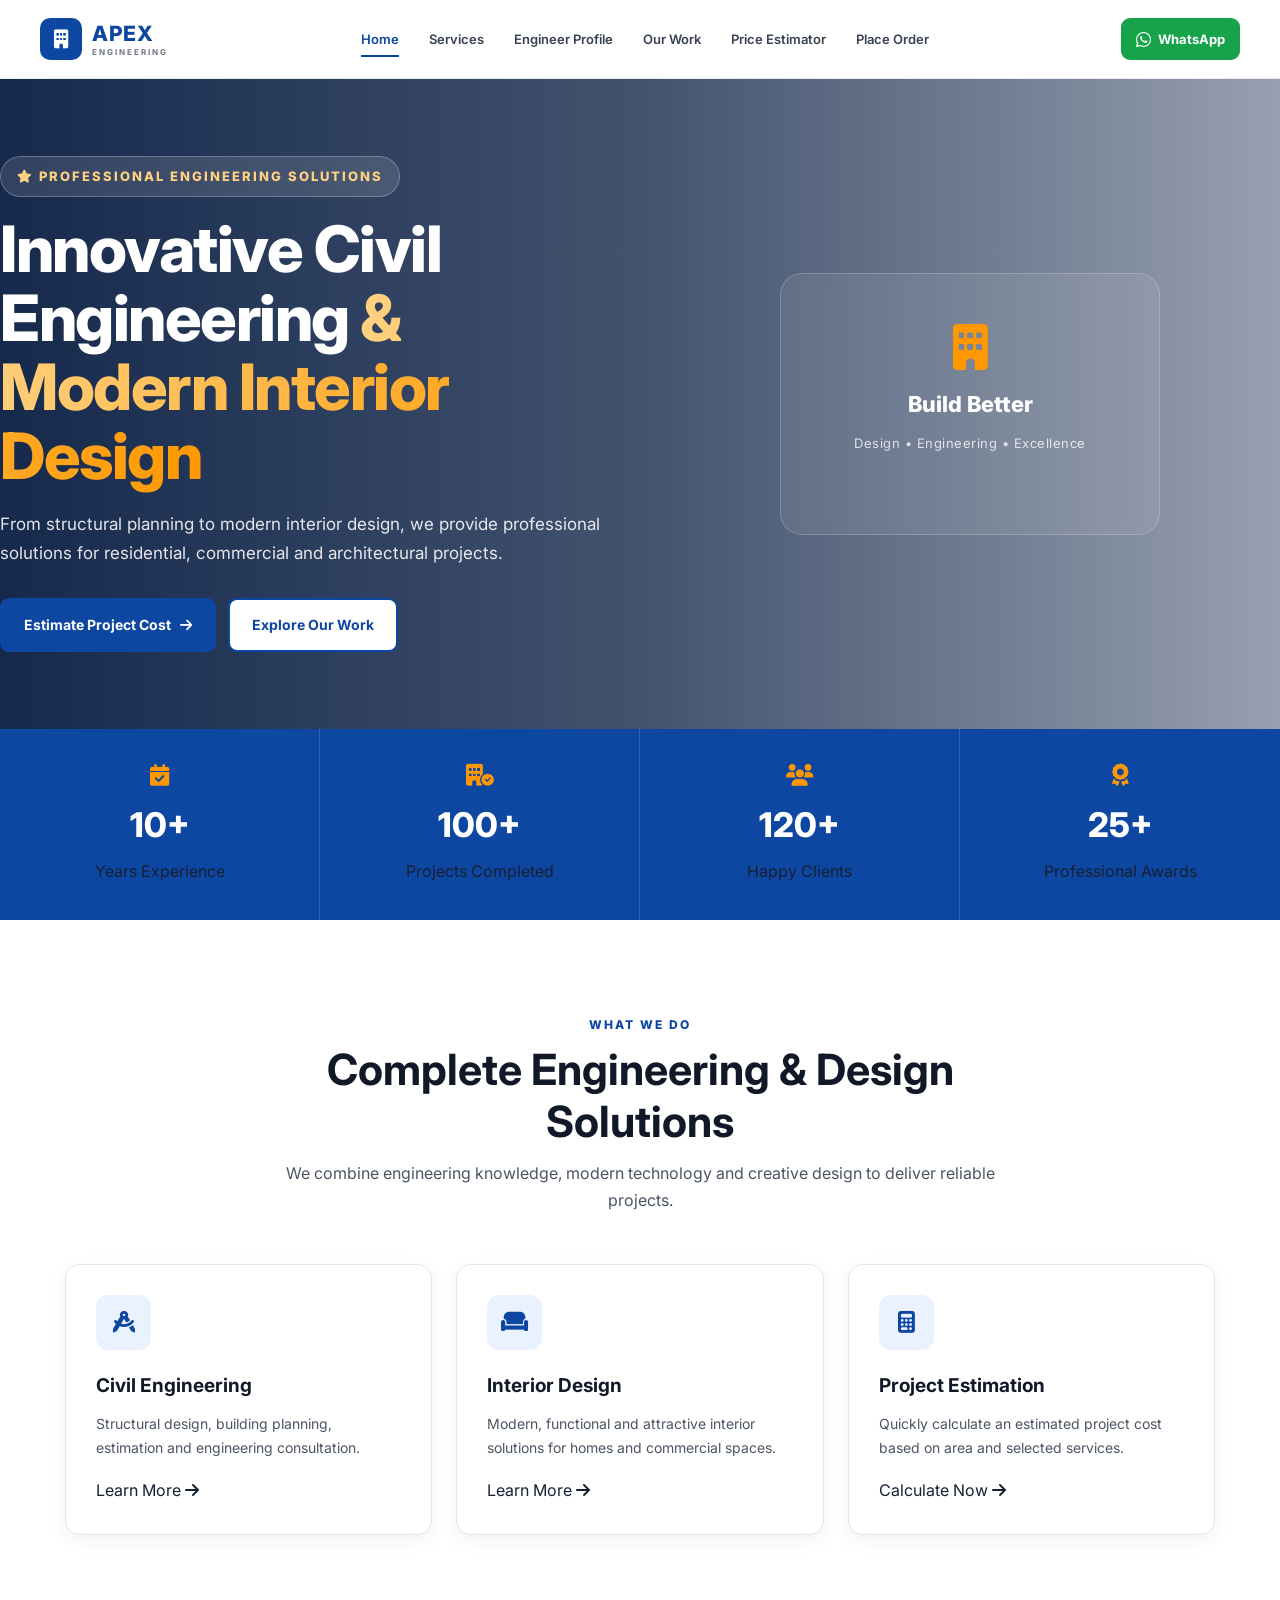
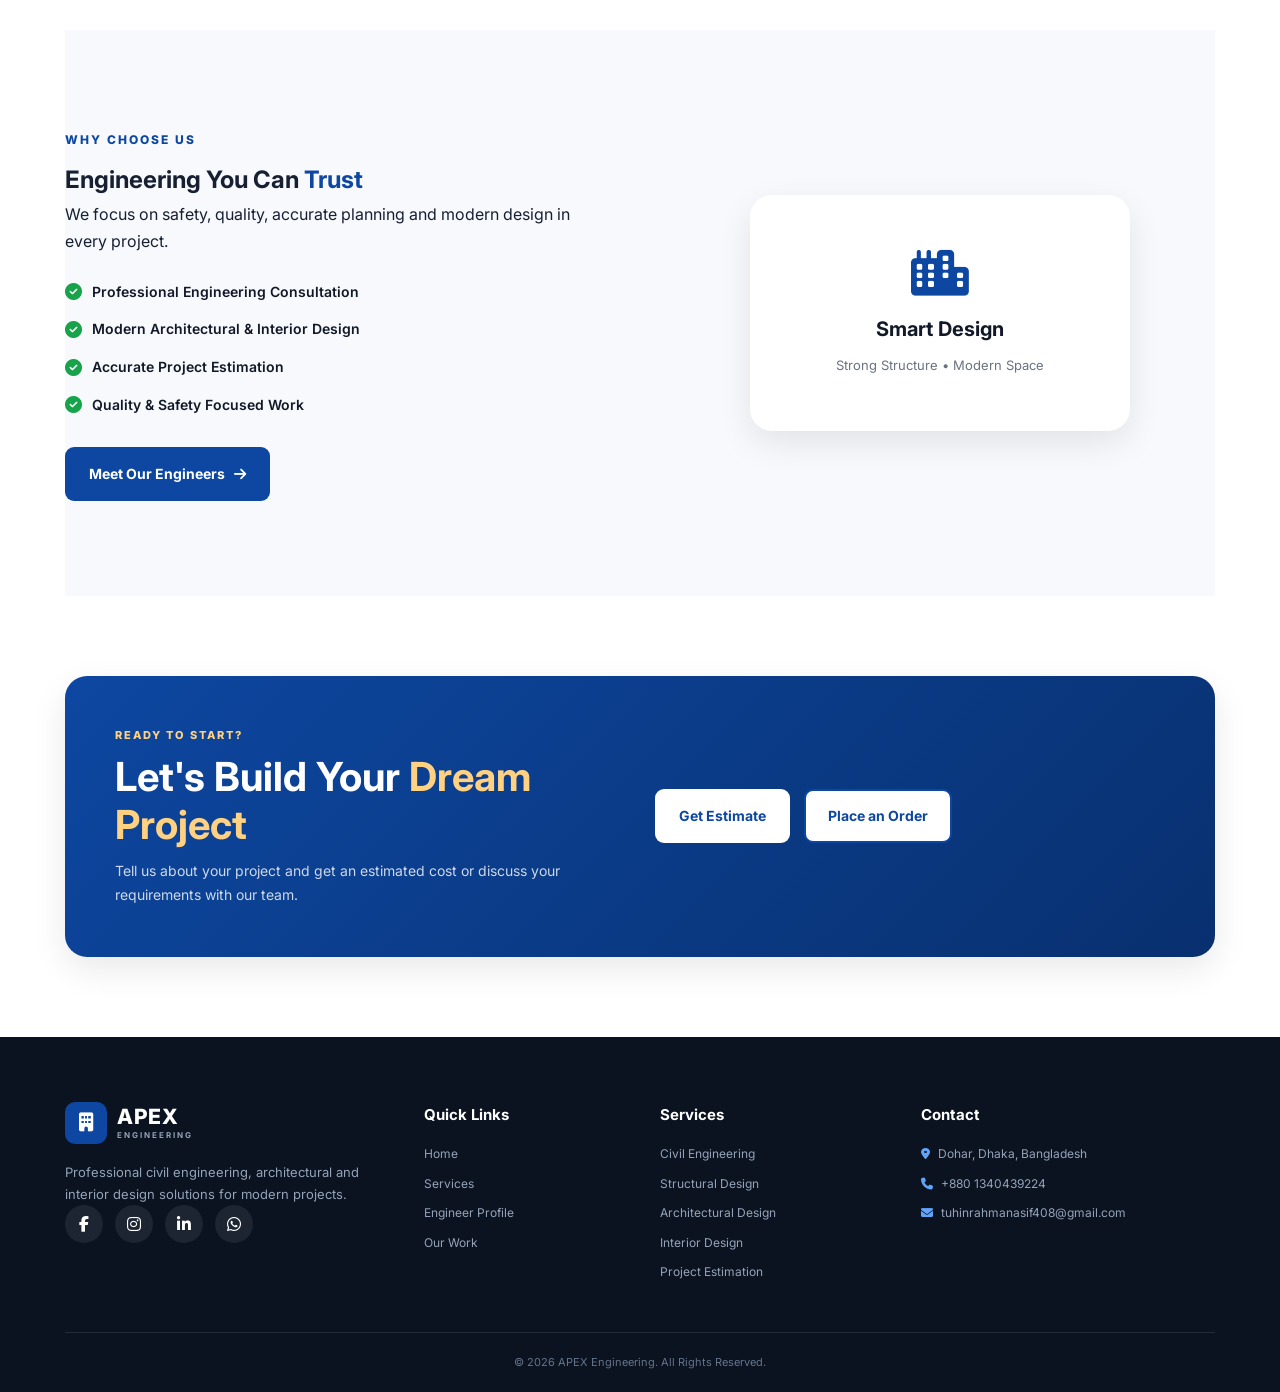
<file: index.html>
<!DOCTYPE html>
<html lang="en">

<head>

    <!-- =========================================
         BASIC META
    ========================================== -->

    <meta charset="UTF-8">

    <meta
        name="viewport"
        content="width=device-width, initial-scale=1.0"
    >

    <meta
        name="robots"
        content="index, follow"
    >

    <meta
        name="googlebot"
        content="index, follow"
    >


    <!-- =========================================
         SEO
    ========================================== -->

    <title>
        APEX Engineering | Civil, Structural, Architectural & Interior Design
    </title>

    <meta
        name="description"
        content="APEX Engineering provides professional civil engineering, structural design, architectural design, interior design, cost estimation and project consultation services in Bangladesh."
    >


    <!-- =========================================
         OPEN GRAPH
    ========================================== -->

    <meta
        property="og:type"
        content="website"
    >

    <meta
        property="og:title"
        content="APEX Engineering | Professional Engineering Services"
    >

    <meta
        property="og:description"
        content="Professional civil, structural, architectural and interior design services by APEX Engineering."
    >

    <meta
        property="og:site_name"
        content="APEX Engineering"
    >


    <!-- =========================================
         THEME COLOR
    ========================================== -->

    <meta
        name="theme-color"
        content="#0f172a"
    >


    <!-- =========================================
         REDIRECT TO MAIN HOME PAGE
    ========================================== -->

    <meta
        http-equiv="refresh"
        content="0; url='./html/index.html'"
    >

</head>


<body>

    <p>
        Redirecting to APEX Engineering...
    </p>


    <script>

        window.location.replace("./html/index.html");

    </script>

</body>

</html>
</file>
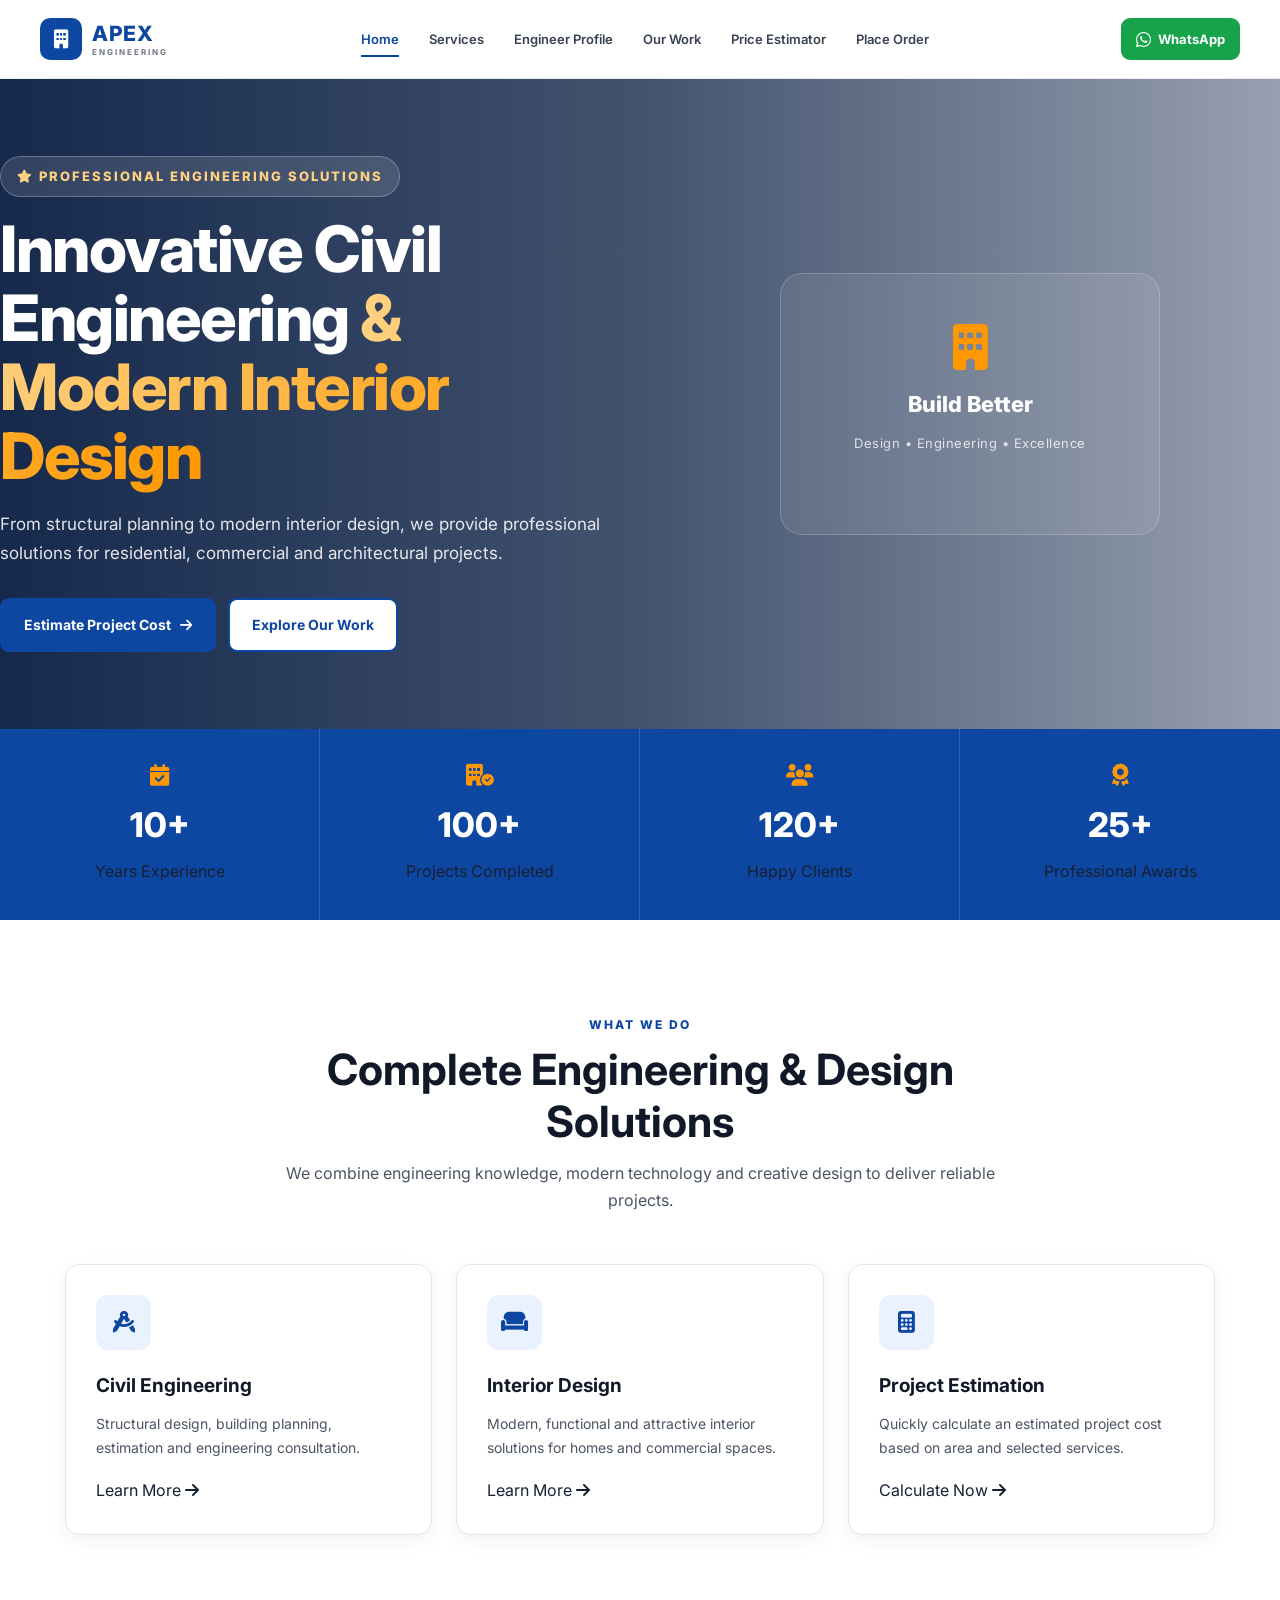
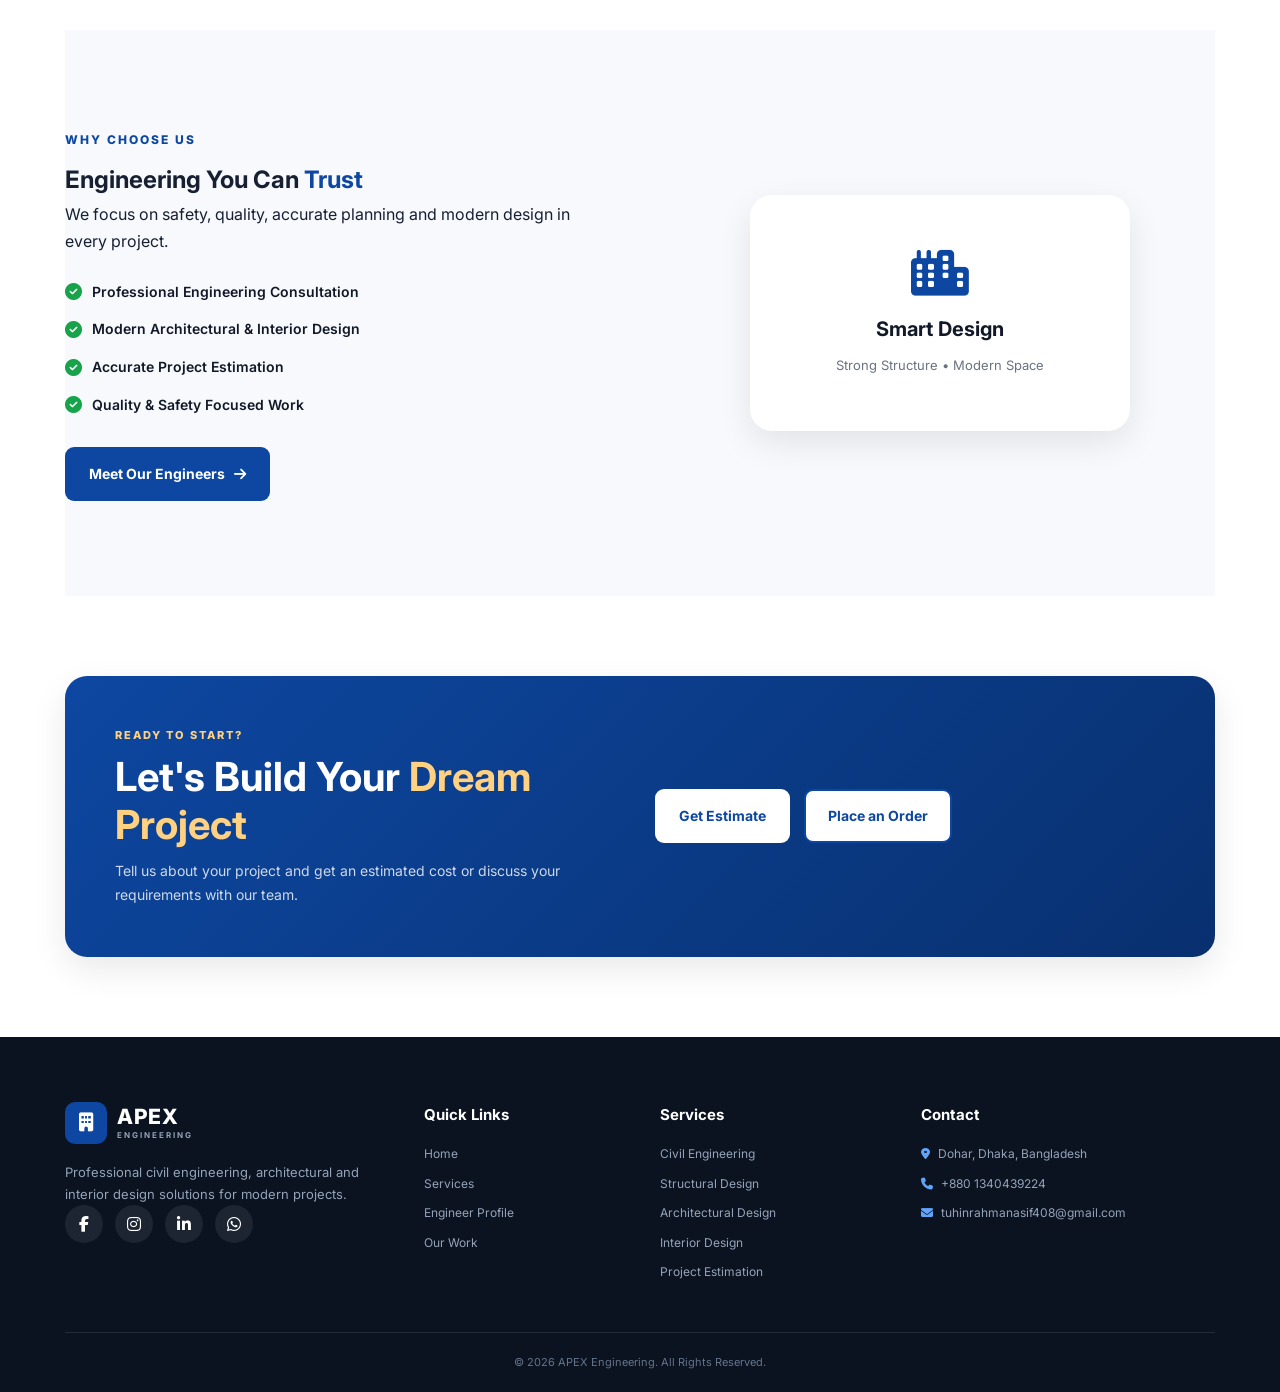
<file: html/index.html>
<!DOCTYPE html>
<html lang="en">

<head>

    <!-- =========================================
         BASIC META
    ========================================== -->

    <meta charset="UTF-8">

    <meta
        name="viewport"
        content="width=device-width, initial-scale=1.0"
    >

    <meta
        name="robots"
        content="index, follow"
    >

    <meta
        name="googlebot"
        content="index, follow"
    >


    <!-- =========================================
         SEO
    ========================================== -->

    <title>
        APEX Engineering | Civil, Structural, Architectural & Interior Design
    </title>

    <meta
        name="description"
        content="APEX Engineering provides professional civil engineering, structural design, architectural design, interior design, cost estimation and project consultation services in Bangladesh."
    >

    <meta
        name="author"
        content="APEX Engineering"
    >


    <!-- =========================================
         OPEN GRAPH
    ========================================== -->

    <meta
        property="og:type"
        content="website"
    >

    <meta
        property="og:title"
        content="APEX Engineering | Civil, Structural & Interior Design"
    >

    <meta
        property="og:description"
        content="Professional engineering, architectural, structural and interior design solutions for residential and commercial projects."
    >

    <meta
        property="og:site_name"
        content="APEX Engineering"
    >


    <!-- =========================================
         THEME
    ========================================== -->

    <meta
        name="theme-color"
        content="#0f172a"
    >


    <!-- =========================================
         GOOGLE FONTS
    ========================================== -->

    <link rel="preconnect" href="https://fonts.googleapis.com">

    <link
        rel="preconnect"
        href="https://fonts.gstatic.com"
        crossorigin
    >

    <link
        href="https://fonts.googleapis.com/css2?family=Inter:wght@400;500;600;700;800&display=swap"
        rel="stylesheet"
    >


    <!-- =========================================
         FONT AWESOME
    ========================================== -->

    <link
        rel="stylesheet"
        href="https://cdnjs.cloudflare.com/ajax/libs/font-awesome/6.5.2/css/all.min.css"
    >


    <!-- =========================================
         MAIN CSS
    ========================================== -->

    <link
        rel="stylesheet"
        href="../css/style.css"
    >

</head>


<body>


<!-- =========================================
     HEADER
========================================== -->

<header class="header">

    <nav class="navbar">


        <!-- LOGO -->

        <a href="index.html" class="logo">

            <i class="fa-solid fa-building"></i>

            <span>
                APEX
                <small>ENGINEERING</small>
            </span>

        </a>


        <!-- NAVIGATION -->

        <div class="nav-links">

            <a href="index.html" class="active">
                Home
            </a>

            <a href="services.html">
                Services
            </a>

            <a href="about.html">
                Engineer Profile
            </a>

            <a href="portfolio.html">
                Our Work
            </a>

            <a href="calculator.html">
                Price Estimator
            </a>

            <a href="order.html">
                Place Order
            </a>

        </div>


        <!-- WHATSAPP -->

        <a
            href="https://wa.me/8801876910424"
            class="whatsapp-btn"
            target="_blank"
            rel="noopener noreferrer"
        >

            <i class="fa-brands fa-whatsapp"></i>

            WhatsApp

        </a>


        <!-- MOBILE MENU -->

        <button
            class="menu-btn"
            type="button"
            aria-label="Open navigation menu"
        >

            <i class="fa-solid fa-bars"></i>

        </button>

    </nav>

</header>



<main>


<!-- =========================================
     HERO SECTION
========================================== -->

<section class="hero">


    <div class="hero-content reveal">


        <span class="hero-tag">

            <i class="fa-solid fa-star"></i>

            PROFESSIONAL ENGINEERING SOLUTIONS

        </span>


        <h1>

            Innovative Civil Engineering

            <span>
                & Modern Interior Design
            </span>

        </h1>


        <p>

            From structural planning to modern interior design,
            we provide professional solutions for residential,
            commercial and architectural projects.

        </p>


        <div class="hero-buttons">


            <a
                href="calculator.html"
                class="btn primary-btn"
            >

                Estimate Project Cost

                <i class="fa-solid fa-arrow-right"></i>

            </a>


            <a
                href="portfolio.html"
                class="btn secondary-btn"
            >

                Explore Our Work

            </a>


        </div>


    </div>



    <div class="hero-image reveal">


        <div class="hero-image-box">

            <i class="fa-solid fa-building"></i>

            <h3>
                Build Better
            </h3>

            <p>
                Design • Engineering • Excellence
            </p>

        </div>


    </div>


</section>



<!-- =========================================
     STATS
========================================== -->

<section class="stats-section">


    <div class="stat-box reveal">

        <i class="fa-solid fa-calendar-check"></i>

        <h2>
            10+
        </h2>

        <p>
            Years Experience
        </p>

    </div>


    <div class="stat-box reveal">

        <i class="fa-solid fa-building-circle-check"></i>

        <h2>
            100+
        </h2>

        <p>
            Projects Completed
        </p>

    </div>


    <div class="stat-box reveal">

        <i class="fa-solid fa-users"></i>

        <h2>
            120+
        </h2>

        <p>
            Happy Clients
        </p>

    </div>


    <div class="stat-box reveal">

        <i class="fa-solid fa-award"></i>

        <h2>
            25+
        </h2>

        <p>
            Professional Awards
        </p>

    </div>


</section>



<!-- =========================================
     SERVICES INTRODUCTION
========================================== -->

<section class="section">


    <div class="section-heading">

        <span>
            WHAT WE DO
        </span>


        <h2>
            Complete Engineering & Design Solutions
        </h2>


        <p>

            We combine engineering knowledge,
            modern technology and creative design
            to deliver reliable projects.

        </p>

    </div>



    <div class="service-preview-grid">


        <!-- CIVIL ENGINEERING -->

        <div class="service-card reveal">


            <div class="service-icon">

                <i class="fa-solid fa-drafting-compass"></i>

            </div>


            <h3>
                Civil Engineering
            </h3>


            <p>

                Structural design, building planning,
                estimation and engineering consultation.

            </p>


            <a href="services.html">

                Learn More

                <i class="fa-solid fa-arrow-right"></i>

            </a>


        </div>



        <!-- INTERIOR DESIGN -->

        <div class="service-card reveal">


            <div class="service-icon">

                <i class="fa-solid fa-couch"></i>

            </div>


            <h3>
                Interior Design
            </h3>


            <p>

                Modern, functional and attractive
                interior solutions for homes
                and commercial spaces.

            </p>


            <a href="services.html">

                Learn More

                <i class="fa-solid fa-arrow-right"></i>

            </a>


        </div>



        <!-- PROJECT ESTIMATION -->

        <div class="service-card reveal">


            <div class="service-icon">

                <i class="fa-solid fa-calculator"></i>

            </div>


            <h3>
                Project Estimation
            </h3>


            <p>

                Quickly calculate an estimated
                project cost based on area
                and selected services.

            </p>


            <a href="calculator.html">

                Calculate Now

                <i class="fa-solid fa-arrow-right"></i>

            </a>


        </div>


    </div>


</section>



<!-- =========================================
     WHY CHOOSE US
========================================== -->

<section class="why-section">


    <div class="why-content reveal">


        <span class="section-label">
            WHY CHOOSE US
        </span>


        <h2>

            Engineering You Can

            <span>
                Trust
            </span>

        </h2>


        <p>

            We focus on safety, quality,
            accurate planning and modern design
            in every project.

        </p>


        <div class="check-list">


            <div>

                <i class="fa-solid fa-circle-check"></i>

                <span>
                    Professional Engineering Consultation
                </span>

            </div>


            <div>

                <i class="fa-solid fa-circle-check"></i>

                <span>
                    Modern Architectural & Interior Design
                </span>

            </div>


            <div>

                <i class="fa-solid fa-circle-check"></i>

                <span>
                    Accurate Project Estimation
                </span>

            </div>


            <div>

                <i class="fa-solid fa-circle-check"></i>

                <span>
                    Quality & Safety Focused Work
                </span>

            </div>


        </div>


        <a
            href="about.html"
            class="btn primary-btn"
        >

            Meet Our Engineers

            <i class="fa-solid fa-arrow-right"></i>

        </a>


    </div>



    <div class="why-image reveal">


        <div class="building-placeholder">

            <i class="fa-solid fa-city"></i>

            <h3>
                Smart Design
            </h3>

            <p>
                Strong Structure • Modern Space
            </p>

        </div>


    </div>


</section>



<!-- =========================================
     CALL TO ACTION
========================================== -->

<section class="cta-section">


    <div>


        <span>
            READY TO START?
        </span>


        <h2>

            Let's Build Your

            <strong>
                Dream Project
            </strong>

        </h2>


        <p>

            Tell us about your project and get
            an estimated cost or discuss your
            requirements with our team.

        </p>


    </div>



    <div class="cta-buttons reveal">


        <a
            href="calculator.html"
            class="btn primary-btn"
        >

            Get Estimate

        </a>


        <a
            href="order.html"
            class="btn secondary-btn"
        >

            Place an Order

        </a>


    </div>


</section>


</main>



<!-- =========================================
     FOOTER
========================================== -->

<footer class="footer">


    <div class="footer-container">


        <!-- ABOUT -->

        <div class="footer-about">


            <a
                href="index.html"
                class="logo"
            >

                <i class="fa-solid fa-building"></i>

                <span>
                    APEX
                    <small>ENGINEERING</small>
                </span>

            </a>


            <p>

                Professional civil engineering,
                architectural and interior design
                solutions for modern projects.

            </p>


            <div class="social-links">


                <a
                    href="#"
                    aria-label="Facebook"
                >
                    <i class="fa-brands fa-facebook-f"></i>
                </a>


                <a
                    href="#"
                    aria-label="Instagram"
                >
                    <i class="fa-brands fa-instagram"></i>
                </a>


                <a
                    href="#"
                    aria-label="LinkedIn"
                >
                    <i class="fa-brands fa-linkedin-in"></i>
                </a>


                <a
                    href="https://wa.me/8801876910424"
                    target="_blank"
                    rel="noopener noreferrer"
                    aria-label="WhatsApp"
                >
                    <i class="fa-brands fa-whatsapp"></i>
                </a>


            </div>


        </div>



        <!-- QUICK LINKS -->

        <div class="footer-column">


            <h3>
                Quick Links
            </h3>


            <a href="index.html">
                Home
            </a>


            <a href="services.html">
                Services
            </a>


            <a href="about.html">
                Engineer Profile
            </a>


            <a href="portfolio.html">
                Our Work
            </a>


        </div>



        <!-- SERVICES -->

        <div class="footer-column">


            <h3>
                Services
            </h3>


            <a href="services.html">
                Civil Engineering
            </a>


            <a href="services.html">
                Structural Design
            </a>


            <a href="services.html">
                Architectural Design
            </a>


            <a href="services.html">
                Interior Design
            </a>


            <a href="calculator.html">
                Project Estimation
            </a>


        </div>



        <!-- CONTACT -->

        <div class="footer-column">


            <h3>
                Contact
            </h3>


            <p>

                <i class="fa-solid fa-location-dot"></i>

                Dohar, Dhaka, Bangladesh

            </p>


            <p>

                <i class="fa-solid fa-phone"></i>

                +880 1340439224

            </p>


            <p>

                <i class="fa-solid fa-envelope"></i>

                tuhinrahmanasif408@gmail.com

            </p>


        </div>


    </div>



    <!-- FOOTER BOTTOM -->

    <div class="footer-bottom">

        <p>

            ©
            <span class="current-year">2026</span>
            APEX Engineering.
            All Rights Reserved.

        </p>

    </div>


</footer>



<!-- =========================================
     JAVASCRIPT
========================================== -->

<script src="../js/config.js"></script>

<script src="../js/script.js"></script>


</body>

</html>
</file>
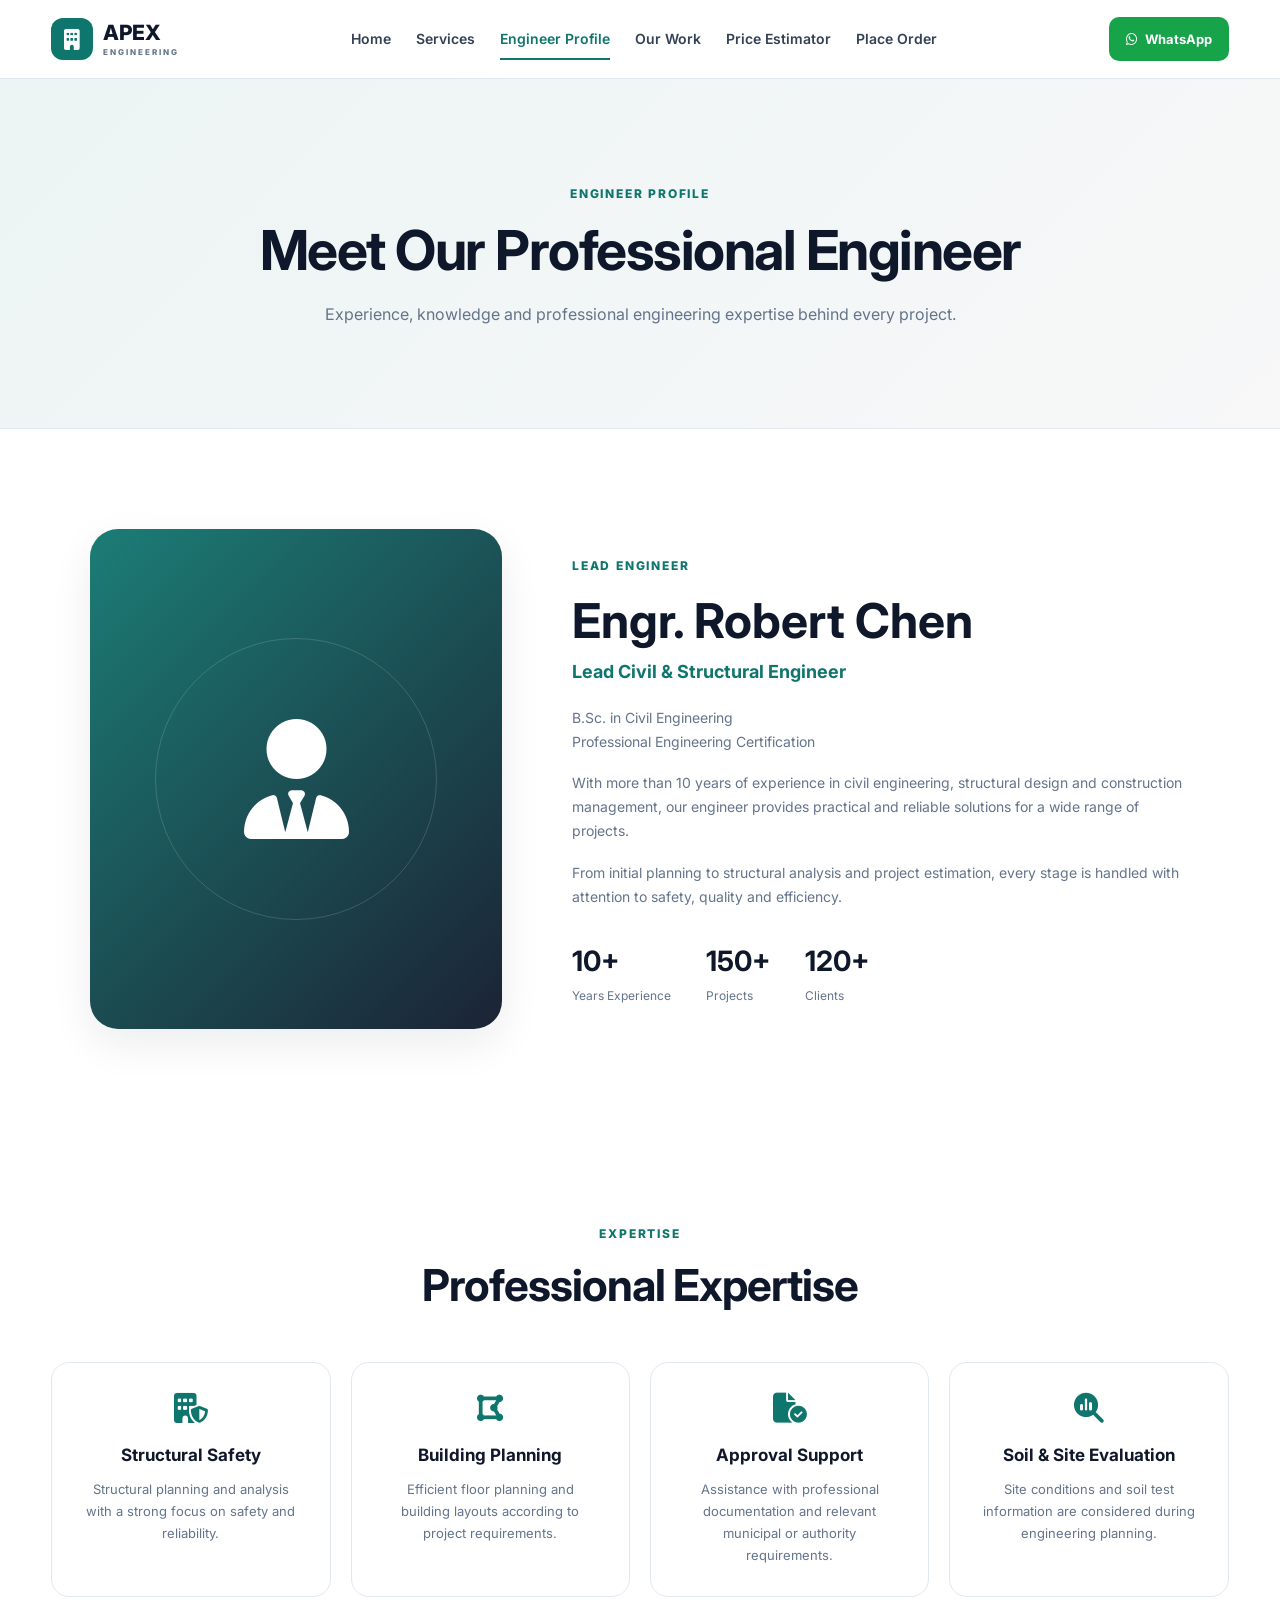
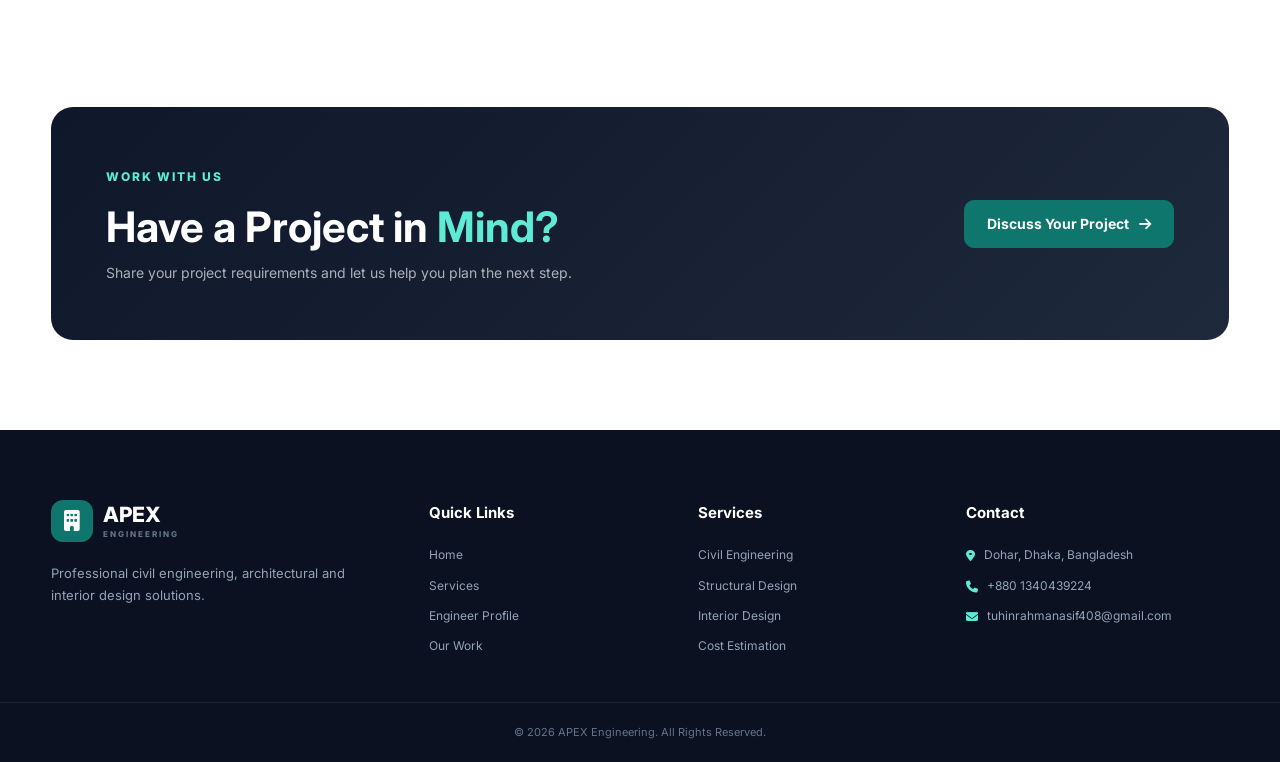
<file: about.html>
<!DOCTYPE html>
<html lang="en">
<head>
    <meta charset="UTF-8">
    <meta name="viewport" content="width=device-width, initial-scale=1.0">

    <title>Engineer Profile | APEX Engineering</title>
    <meta name="description" content="Learn about APEX Engineering - our mission, team and experience in civil engineering and interior design.">
    <meta property="og:title" content="Engineer Profile | APEX Engineering">
    <meta property="og:description" content="Learn about APEX Engineering - our mission, team and experience in civil engineering and interior design.">
    <meta property="og:type" content="website">

    <link rel="stylesheet" href="style.css">

    <link rel="preconnect" href="https://fonts.googleapis.com">
    <link rel="preconnect" href="https://fonts.gstatic.com" crossorigin>
    <link href="https://fonts.googleapis.com/css2?family=Inter:wght@400;500;600;700;800&display=swap" rel="stylesheet">

    <link rel="stylesheet"
          href="https://cdnjs.cloudflare.com/ajax/libs/font-awesome/6.5.2/css/all.min.css">
</head>

<body>

<header class="header">

    <nav class="navbar">

        <a href="index.html" class="logo">
            <i class="fa-solid fa-building"></i>
            <span>APEX <small>ENGINEERING</small></span>
        </a>

        <div class="nav-links">
            <a href="index.html">Home</a>
            <a href="services.html">Services</a>
            <a href="about.html" class="active">Engineer Profile</a>
            <a href="portfolio.html">Our Work</a>
            <a href="calculator.html">Price Estimator</a>
            <a href="order.html">Place Order</a>
        </div>

        <a href="https://wa.me/8801876910424" class="whatsapp-btn">
            <i class="fa-brands fa-whatsapp"></i>
            WhatsApp
        </a>

        <button class="menu-btn">
            <i class="fa-solid fa-bars"></i>
        </button>

    </nav>

</header>


<main>

    <section class="page-hero">

        <span>ENGINEER PROFILE</span>

        <h1>Meet Our Professional Engineer</h1>

        <p>
            Experience, knowledge and professional engineering
            expertise behind every project.
        </p>

    </section>


    <!-- PROFILE -->
    <section class="profile-section">

        <div class="profile-image">

            <div class="profile-placeholder">
                <i class="fa-solid fa-user-tie"></i>
            </div>

        </div>


        <div class="profile-content">

            <span class="section-label">
                LEAD ENGINEER
            </span>

            <h2>Engr. Robert Chen</h2>

            <h3>
                Lead Civil & Structural Engineer
            </h3>

            <p>
                B.Sc. in Civil Engineering
                <br>
                Professional Engineering Certification
            </p>

            <p>
                With more than 10 years of experience in civil
                engineering, structural design and construction
                management, our engineer provides practical and
                reliable solutions for a wide range of projects.
            </p>

            <p>
                From initial planning to structural analysis and
                project estimation, every stage is handled with
                attention to safety, quality and efficiency.
            </p>


            <div class="profile-stats">

                <div>
                    <strong>10+</strong>
                    <span>Years Experience</span>
                </div>

                <div>
                    <strong>150+</strong>
                    <span>Projects</span>
                </div>

                <div>
                    <strong>120+</strong>
                    <span>Clients</span>
                </div>

            </div>

        </div>

    </section>


    <!-- EXPERTISE -->
    <section class="section">

        <div class="section-heading">

            <span>EXPERTISE</span>

            <h2>Professional Expertise</h2>

        </div>


        <div class="expertise-grid">

            <div class="expertise-card">

                <i class="fa-solid fa-building-shield"></i>

                <h3>Structural Safety</h3>

                <p>
                    Structural planning and analysis with a strong
                    focus on safety and reliability.
                </p>

            </div>


            <div class="expertise-card">

                <i class="fa-solid fa-draw-polygon"></i>

                <h3>Building Planning</h3>

                <p>
                    Efficient floor planning and building layouts
                    according to project requirements.
                </p>

            </div>


            <div class="expertise-card">

                <i class="fa-solid fa-file-circle-check"></i>

                <h3>Approval Support</h3>

                <p>
                    Assistance with professional documentation and
                    relevant municipal or authority requirements.
                </p>

            </div>


            <div class="expertise-card">

                <i class="fa-solid fa-magnifying-glass-chart"></i>

                <h3>Soil & Site Evaluation</h3>

                <p>
                    Site conditions and soil test information are
                    considered during engineering planning.
                </p>

            </div>

        </div>

    </section>


    <!-- CTA -->
    <section class="cta-section">

        <div>

            <span>WORK WITH US</span>

            <h2>
                Have a Project in
                <strong>Mind?</strong>
            </h2>

            <p>
                Share your project requirements and let us help
                you plan the next step.
            </p>

        </div>

        <a href="order.html" class="btn primary-btn">
            Discuss Your Project
            <i class="fa-solid fa-arrow-right"></i>
        </a>

    </section>

</main>


<footer class="footer">

    <div class="footer-container">

        <div class="footer-about">

            <a href="index.html" class="logo">
                <i class="fa-solid fa-building"></i>
                <span>APEX <small>ENGINEERING</small></span>
            </a>

            <p>
                Professional civil engineering, architectural and
                interior design solutions.
            </p>

        </div>


        <div class="footer-column">

            <h3>Quick Links</h3>

            <a href="index.html">Home</a>
            <a href="services.html">Services</a>
            <a href="about.html">Engineer Profile</a>
            <a href="portfolio.html">Our Work</a>

        </div>


        <div class="footer-column">

            <h3>Services</h3>

            <a href="services.html">Civil Engineering</a>
            <a href="services.html">Structural Design</a>
            <a href="services.html">Interior Design</a>
            <a href="calculator.html">Cost Estimation</a>

        </div>


        <div class="footer-column">

            <h3>Contact</h3>

            <p>
                <i class="fa-solid fa-location-dot"></i>
                Dohar, Dhaka, Bangladesh
            </p>

            <p>
                <i class="fa-solid fa-phone"></i>
                +880 1340439224
            </p>

            <p>
                <i class="fa-solid fa-envelope"></i>
                tuhinrahmanasif408@gmail.com
            </p>

        </div>

    </div>


    <div class="footer-bottom">
        <p>© 2026 APEX Engineering. All Rights Reserved.</p>
    </div>

</footer>

<script src="config.js"></script>
<script src="script.js"></script>

</body>
</html>
</file>
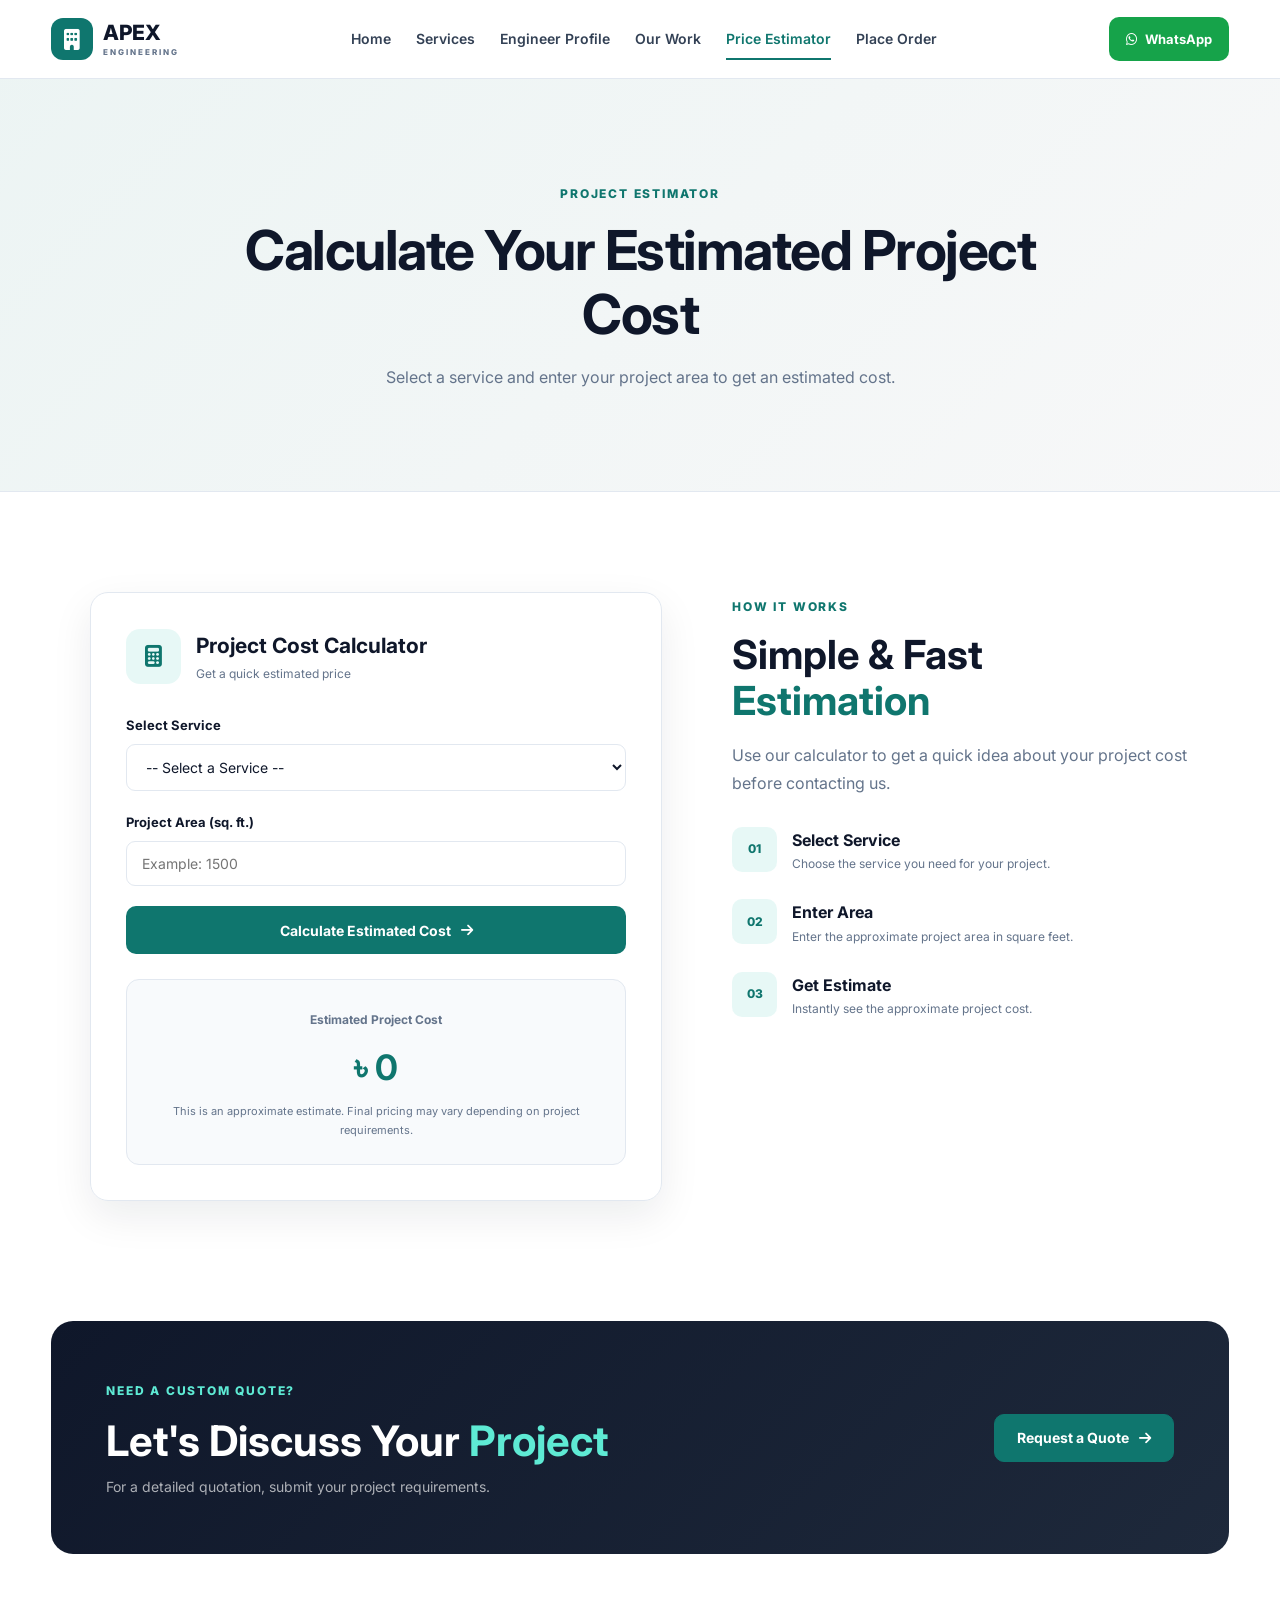
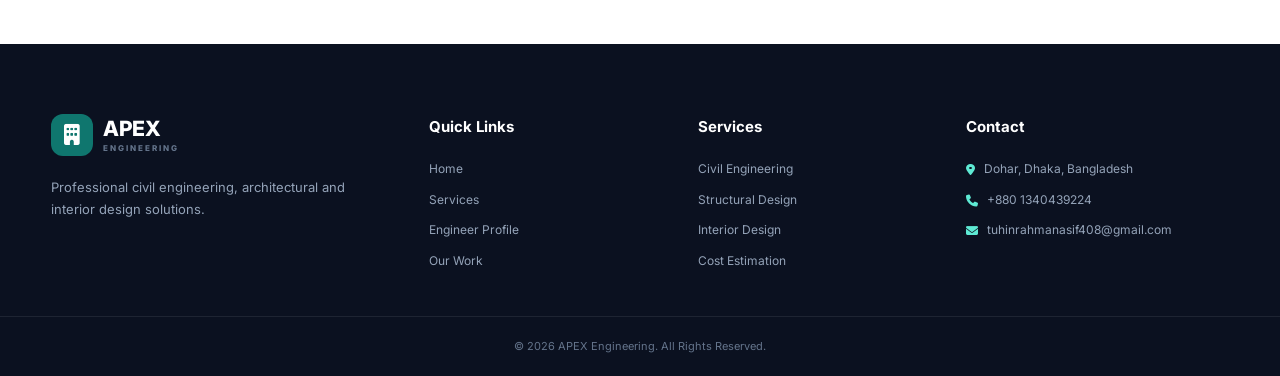
<file: calculator.html>
<!DOCTYPE html>
<html lang="en">
<head>
    <meta charset="UTF-8">
    <meta name="viewport" content="width=device-width, initial-scale=1.0">

    <title>Price Estimator | APEX Engineering</title>
    <meta name="description" content="Estimate your interior design or civil engineering project cost instantly with APEX Engineering's price calculator.">
    <meta property="og:title" content="Price Estimator | APEX Engineering">
    <meta property="og:description" content="Estimate your interior design or civil engineering project cost instantly with APEX Engineering's price calculator.">
    <meta property="og:type" content="website">

    <link rel="stylesheet" href="style.css">

    <link rel="preconnect" href="https://fonts.googleapis.com">
    <link rel="preconnect" href="https://fonts.gstatic.com" crossorigin>
    <link href="https://fonts.googleapis.com/css2?family=Inter:wght@400;500;600;700;800&display=swap" rel="stylesheet">

    <link rel="stylesheet"
          href="https://cdnjs.cloudflare.com/ajax/libs/font-awesome/6.5.2/css/all.min.css">
</head>

<body>

<header class="header">

    <nav class="navbar">

        <a href="index.html" class="logo">
            <i class="fa-solid fa-building"></i>
            <span>APEX <small>ENGINEERING</small></span>
        </a>

        <div class="nav-links">
            <a href="index.html">Home</a>
            <a href="services.html">Services</a>
            <a href="about.html">Engineer Profile</a>
            <a href="portfolio.html">Our Work</a>
            <a href="calculator.html" class="active">Price Estimator</a>
            <a href="order.html">Place Order</a>
        </div>

        <a href="https://wa.me/8801876910424" class="whatsapp-btn">
            <i class="fa-brands fa-whatsapp"></i>
            WhatsApp
        </a>

        <button class="menu-btn">
            <i class="fa-solid fa-bars"></i>
        </button>

    </nav>

</header>


<main>

    <section class="page-hero">

        <span>PROJECT ESTIMATOR</span>

        <h1>Calculate Your Estimated Project Cost</h1>

        <p>
            Select a service and enter your project area to get
            an estimated cost.
        </p>

    </section>


    <section class="calculator-section">

        <div class="calculator-box">

            <div class="calculator-header">

                <i class="fa-solid fa-calculator"></i>

                <div>
                    <h2>Project Cost Calculator</h2>
                    <p>Get a quick estimated price</p>
                </div>

            </div>


            <div class="form-group">

                <label for="serviceType">
                    Select Service
                </label>

                <select id="serviceType">

                    <option value="0">
                        -- Select a Service --
                    </option>

                    <option value="15">
                        Architectural Design
                    </option>

                    <option value="25">
                        Structural Design
                    </option>

                    <option value="35">
                        Interior Design
                    </option>

                    <option value="45">
                        Complete Engineering Package
                    </option>

                </select>

            </div>


            <div class="form-group">

                <label for="area">
                    Project Area (sq. ft.)
                </label>

                <input
                    type="number"
                    id="area"
                    placeholder="Example: 1500"
                    min="1">

            </div>


            <button
                type="button"
                class="btn primary-btn calculate-btn"
                id="calculateBtn">

                Calculate Estimated Cost

                <i class="fa-solid fa-arrow-right"></i>

            </button>


            <div class="calculator-result" id="calculatorResult">

                <span>Estimated Project Cost</span>

                <h2 id="totalCost">৳ 0</h2>

                <p>
                    This is an approximate estimate.
                    Final pricing may vary depending on project requirements.
                </p>

            </div>

        </div>


        <div class="calculator-info">

            <span class="section-label">
                HOW IT WORKS
            </span>

            <h2>
                Simple & Fast
                <span>Estimation</span>
            </h2>

            <p>
                Use our calculator to get a quick idea about your
                project cost before contacting us.
            </p>


            <div class="step">

                <div class="step-number">01</div>

                <div>
                    <h3>Select Service</h3>
                    <p>
                        Choose the service you need for your project.
                    </p>
                </div>

            </div>


            <div class="step">

                <div class="step-number">02</div>

                <div>
                    <h3>Enter Area</h3>
                    <p>
                        Enter the approximate project area in square feet.
                    </p>
                </div>

            </div>


            <div class="step">

                <div class="step-number">03</div>

                <div>
                    <h3>Get Estimate</h3>
                    <p>
                        Instantly see the approximate project cost.
                    </p>
                </div>

            </div>

        </div>

    </section>


    <section class="cta-section">

        <div>

            <span>NEED A CUSTOM QUOTE?</span>

            <h2>
                Let's Discuss Your
                <strong>Project</strong>
            </h2>

            <p>
                For a detailed quotation, submit your project requirements.
            </p>

        </div>

        <a href="order.html" class="btn primary-btn">
            Request a Quote
            <i class="fa-solid fa-arrow-right"></i>
        </a>

    </section>

</main>


<footer class="footer">

    <div class="footer-container">

        <div class="footer-about">

            <a href="index.html" class="logo">
                <i class="fa-solid fa-building"></i>
                <span>APEX <small>ENGINEERING</small></span>
            </a>

            <p>
                Professional civil engineering, architectural and
                interior design solutions.
            </p>

        </div>


        <div class="footer-column">

            <h3>Quick Links</h3>

            <a href="index.html">Home</a>
            <a href="services.html">Services</a>
            <a href="about.html">Engineer Profile</a>
            <a href="portfolio.html">Our Work</a>

        </div>


        <div class="footer-column">

            <h3>Services</h3>

            <a href="services.html">Civil Engineering</a>
            <a href="services.html">Structural Design</a>
            <a href="services.html">Interior Design</a>
            <a href="calculator.html">Cost Estimation</a>

        </div>


        <div class="footer-column">

            <h3>Contact</h3>

            <p>
                <i class="fa-solid fa-location-dot"></i>
                Dohar, Dhaka, Bangladesh
            </p>

            <p>
                <i class="fa-solid fa-phone"></i>
                +880 1340439224
            </p>

            <p>
                <i class="fa-solid fa-envelope"></i>
                tuhinrahmanasif408@gmail.com
            </p>

        </div>

    </div>


    <div class="footer-bottom">
        <p>© 2026 APEX Engineering. All Rights Reserved.</p>
    </div>

</footer>

<script src="config.js"></script>
<script src="script.js"></script>

</body>
</html>
</file>
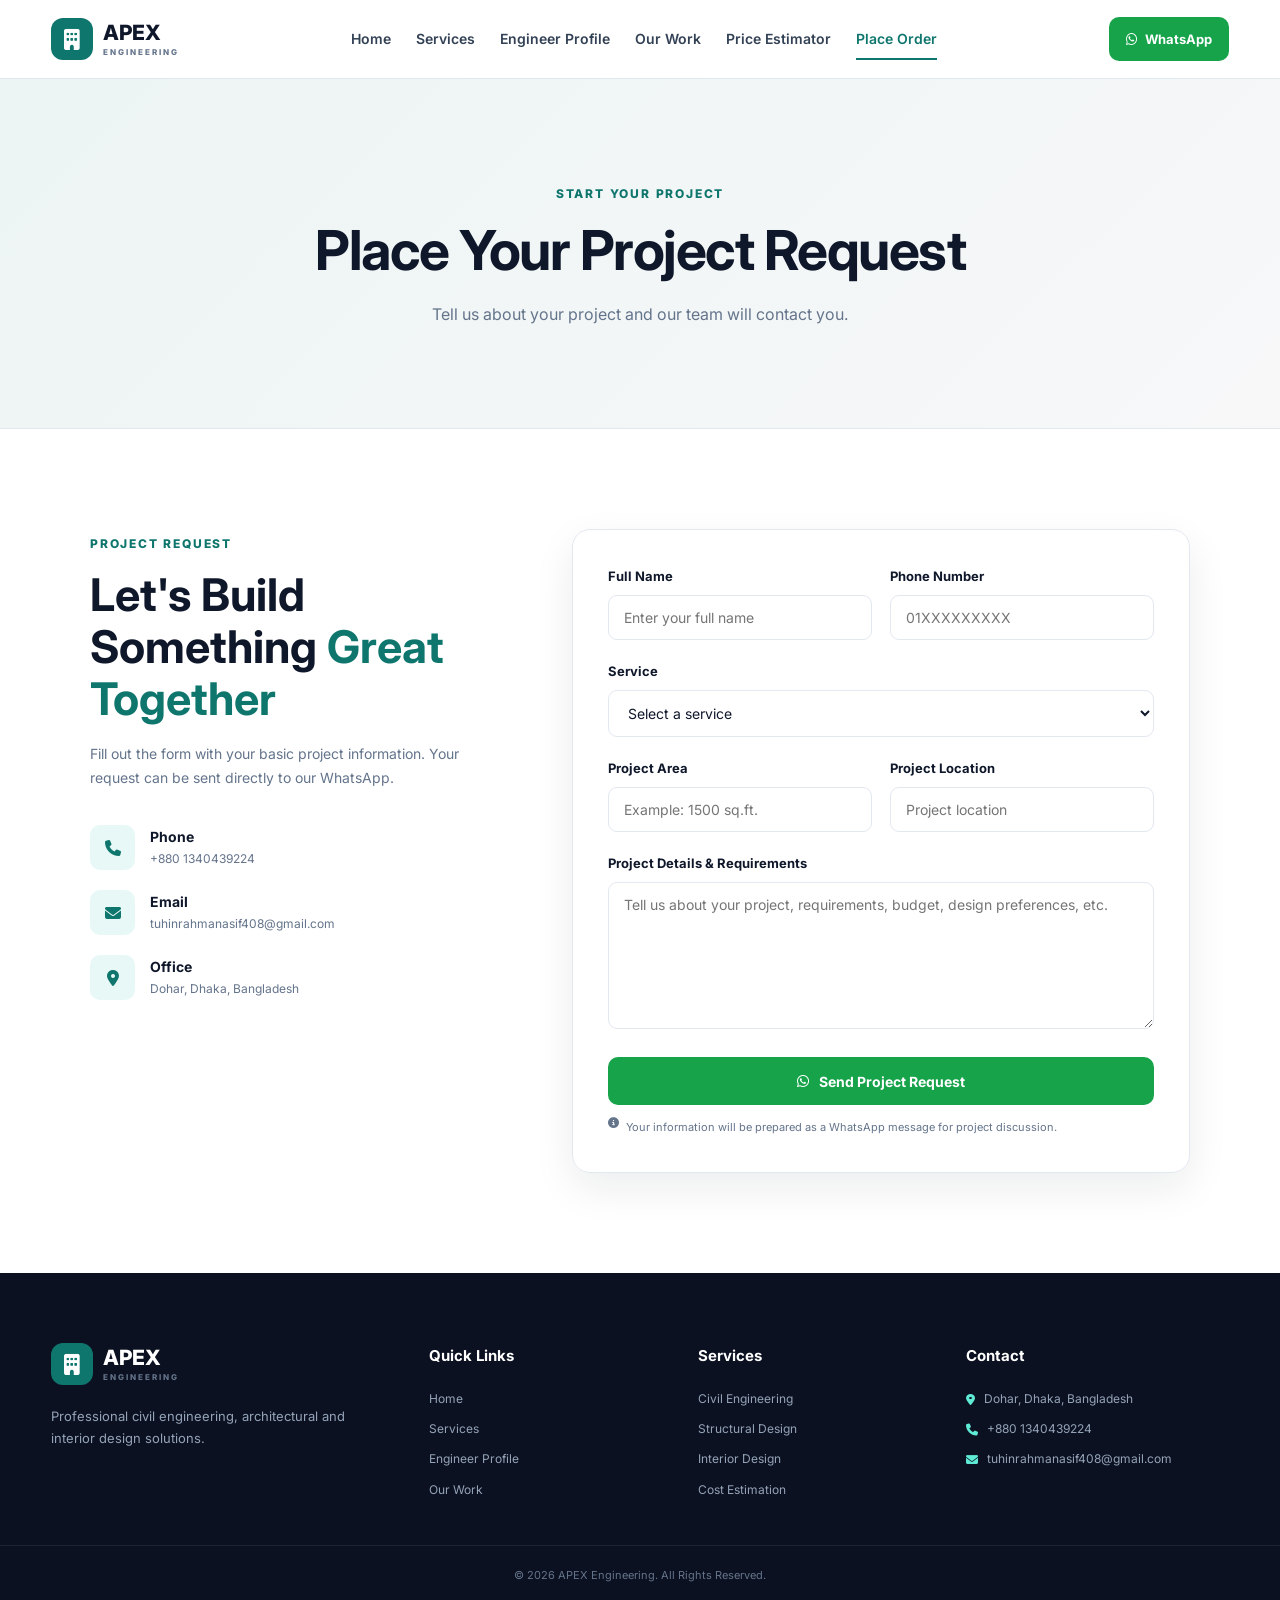
<file: order.html>
<!DOCTYPE html>
<html lang="en">
<head>
    <meta charset="UTF-8">
    <meta name="viewport" content="width=device-width, initial-scale=1.0">

    <title>Place Order | APEX Engineering</title>
    <meta name="description" content="Request a project quote from APEX Engineering. Fill out our order form and get a response on WhatsApp.">
    <meta property="og:title" content="Place Order | APEX Engineering">
    <meta property="og:description" content="Request a project quote from APEX Engineering. Fill out our order form and get a response on WhatsApp.">
    <meta property="og:type" content="website">

    <link rel="stylesheet" href="style.css">

    <link rel="preconnect" href="https://fonts.googleapis.com">
    <link rel="preconnect" href="https://fonts.gstatic.com" crossorigin>
    <link href="https://fonts.googleapis.com/css2?family=Inter:wght@400;500;600;700;800&display=swap" rel="stylesheet">

    <link rel="stylesheet"
          href="https://cdnjs.cloudflare.com/ajax/libs/font-awesome/6.5.2/css/all.min.css">
</head>

<body>

<header class="header">

    <nav class="navbar">

        <a href="index.html" class="logo">
            <i class="fa-solid fa-building"></i>
            <span>APEX <small>ENGINEERING</small></span>
        </a>

        <div class="nav-links">
            <a href="index.html">Home</a>
            <a href="services.html">Services</a>
            <a href="about.html">Engineer Profile</a>
            <a href="portfolio.html">Our Work</a>
            <a href="calculator.html">Price Estimator</a>
            <a href="order.html" class="active">Place Order</a>
        </div>

        <a href="https://wa.me/8801876910424" class="whatsapp-btn">
            <i class="fa-brands fa-whatsapp"></i>
            WhatsApp
        </a>

        <button class="menu-btn">
            <i class="fa-solid fa-bars"></i>
        </button>

    </nav>

</header>


<main>

    <section class="page-hero">

        <span>START YOUR PROJECT</span>

        <h1>Place Your Project Request</h1>

        <p>
            Tell us about your project and our team will contact you.
        </p>

    </section>


    <section class="order-section">

        <div class="order-info">

            <span class="section-label">
                PROJECT REQUEST
            </span>

            <h2>
                Let's Build Something
                <span>Great Together</span>
            </h2>

            <p>
                Fill out the form with your basic project information.
                Your request can be sent directly to our WhatsApp.
            </p>


            <div class="contact-info">

                <div class="contact-item">

                    <div class="contact-icon">
                        <i class="fa-solid fa-phone"></i>
                    </div>

                    <div>
                        <h3>Phone</h3>
                        <p>+880 1340439224</p>
                    </div>

                </div>


                <div class="contact-item">

                    <div class="contact-icon">
                        <i class="fa-solid fa-envelope"></i>
                    </div>

                    <div>
                        <h3>Email</h3>
                        <p>tuhinrahmanasif408@gmail.com</p>
                    </div>

                </div>


                <div class="contact-item">

                    <div class="contact-icon">
                        <i class="fa-solid fa-location-dot"></i>
                    </div>

                    <div>
                        <h3>Office</h3>
                        <p>Dohar, Dhaka, Bangladesh</p>
                    </div>

                </div>

            </div>

        </div>


        <div class="order-form-box">

            <form id="orderForm">

                <div class="form-row">

                    <div class="form-group">

                        <label for="fullName">
                            Full Name
                        </label>

                        <input
                            type="text"
                            id="fullName"
                            name="fullName"
                            placeholder="Enter your full name"
                            required>

                    </div>


                    <div class="form-group">

                        <label for="phone">
                            Phone Number
                        </label>

                        <input
                            type="tel"
                            id="phone"
                            name="phone"
                            placeholder="01XXXXXXXXX"
                            required>

                    </div>

                </div>


                <div class="form-group">

                    <label for="service">

                        Service

                    </label>

                    <select id="service" name="service" required>

                        <option value="">
                            Select a service
                        </option>

                        <option value="Civil Engineering">
                            Civil Engineering
                        </option>

                        <option value="Structural Design">
                            Structural Design
                        </option>

                        <option value="Architectural Design">
                            Architectural Design
                        </option>

                        <option value="Interior Design">
                            Interior Design
                        </option>

                        <option value="Cost Estimation">
                            Cost Estimation
                        </option>

                        <option value="Other">
                            Other
                        </option>

                    </select>

                </div>


                <div class="form-row">

                    <div class="form-group">

                        <label for="projectArea">
                            Project Area
                        </label>

                        <input
                            type="number"
                            id="projectArea"
                            name="projectArea"
                            placeholder="Example: 1500 sq.ft.">

                    </div>


                    <div class="form-group">

                        <label for="projectLocation">
                            Project Location
                        </label>

                        <input
                            type="text"
                            id="projectLocation"
                            name="projectLocation"
                            placeholder="Project location">

                    </div>

                </div>


                <div class="form-group">

                    <label for="projectDetails">
                        Project Details & Requirements
                    </label>

                    <textarea
                        id="projectDetails"
                        name="projectDetails"
                        rows="7"
                        placeholder="Tell us about your project, requirements, budget, design preferences, etc."
                        required></textarea>

                </div>


                <button
                    type="submit"
                    class="btn primary-btn submit-order-btn">

                    <i class="fa-brands fa-whatsapp"></i>

                    Send Project Request

                </button>


                <p class="form-note">

                    <i class="fa-solid fa-circle-info"></i>

                    Your information will be prepared as a WhatsApp
                    message for project discussion.

                </p>

            </form>

        </div>

    </section>

</main>


<footer class="footer">

    <div class="footer-container">

        <div class="footer-about">

            <a href="index.html" class="logo">
                <i class="fa-solid fa-building"></i>
                <span>APEX <small>ENGINEERING</small></span>
            </a>

            <p>
                Professional civil engineering, architectural and
                interior design solutions.
            </p>

        </div>


        <div class="footer-column">

            <h3>Quick Links</h3>

            <a href="index.html">Home</a>
            <a href="services.html">Services</a>
            <a href="about.html">Engineer Profile</a>
            <a href="portfolio.html">Our Work</a>

        </div>


        <div class="footer-column">

            <h3>Services</h3>

            <a href="services.html">Civil Engineering</a>
            <a href="services.html">Structural Design</a>
            <a href="services.html">Interior Design</a>
            <a href="calculator.html">Cost Estimation</a>

        </div>


        <div class="footer-column">

            <h3>Contact</h3>

            <p>
                <i class="fa-solid fa-location-dot"></i>
                Dohar, Dhaka, Bangladesh
            </p>

            <p>
                <i class="fa-solid fa-phone"></i>
                +880 1340439224
            </p>

            <p>
                <i class="fa-solid fa-envelope"></i>
                tuhinrahmanasif408@gmail.com
            </p>

        </div>

    </div>


    <div class="footer-bottom">
        <p>© 2026 APEX Engineering. All Rights Reserved.</p>
    </div>

</footer>

<script src="config.js"></script>
<script src="script.js"></script>

</body>
</html>
</file>
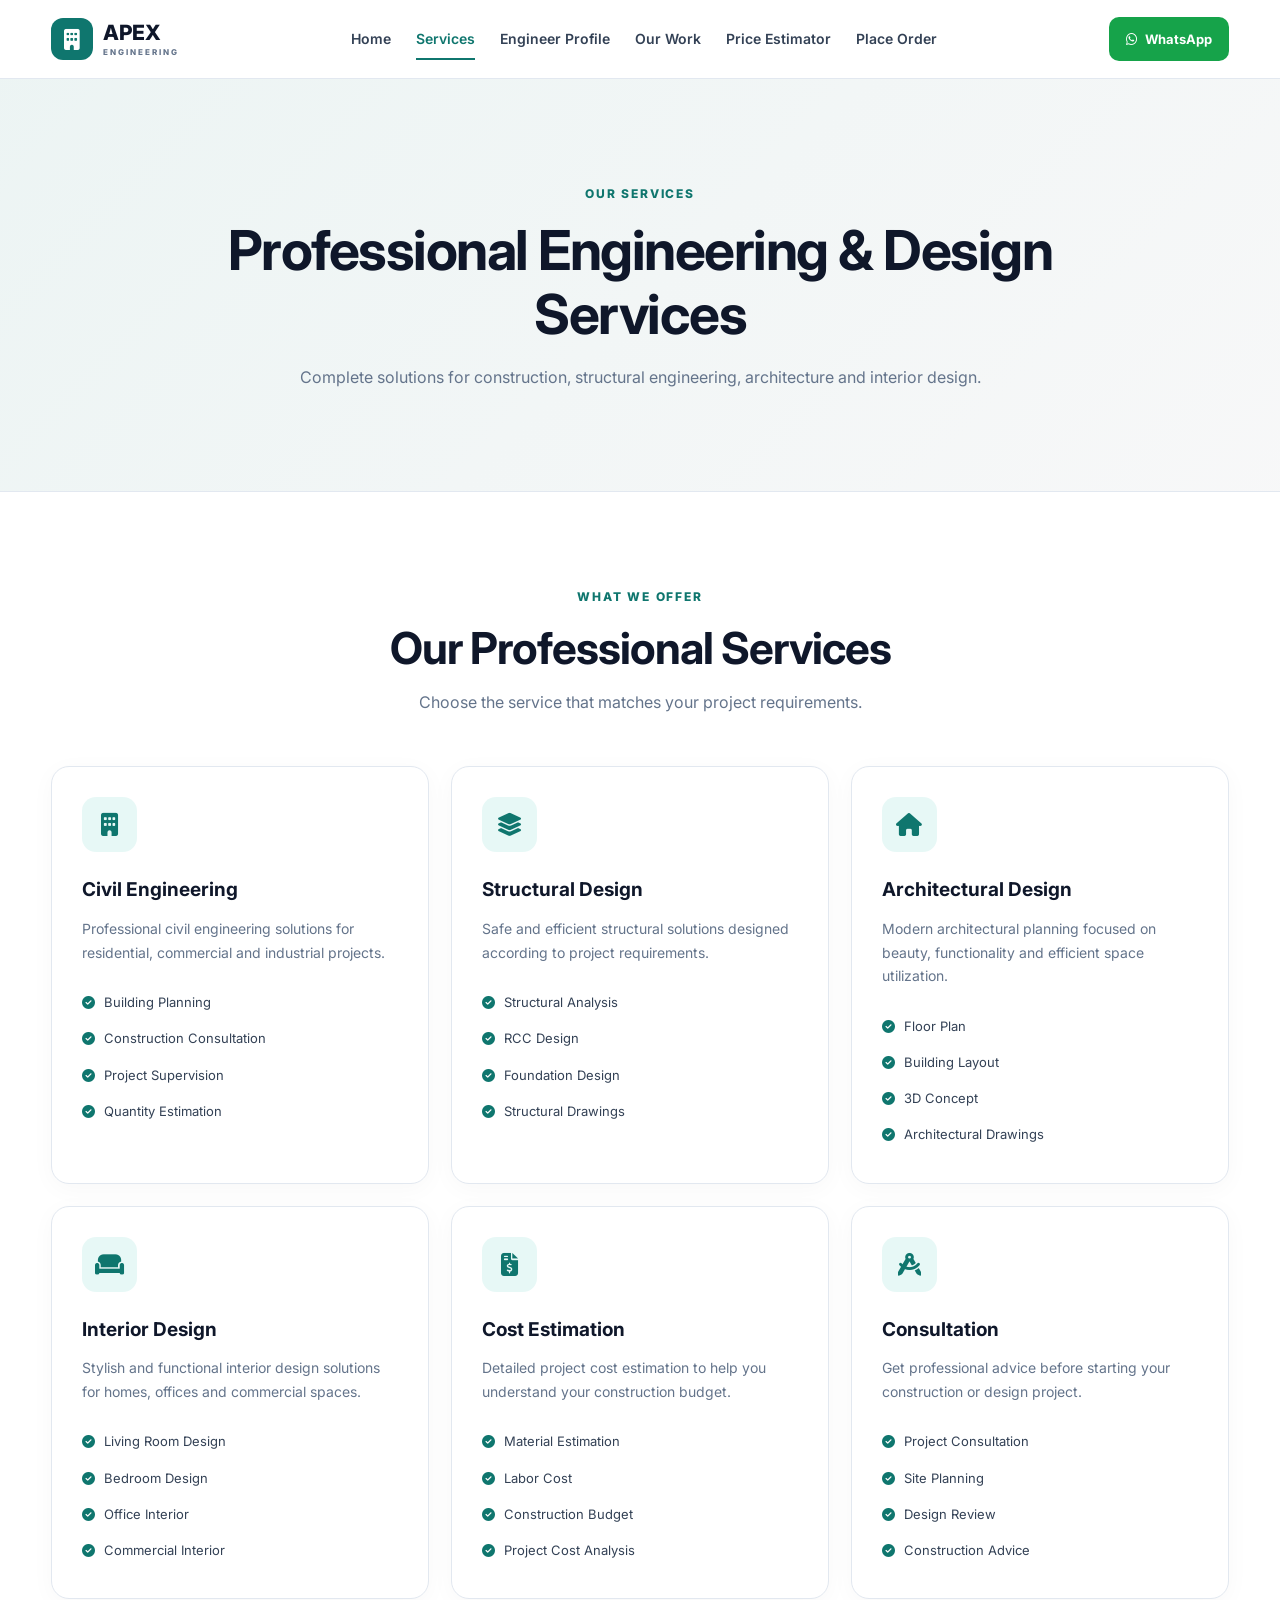
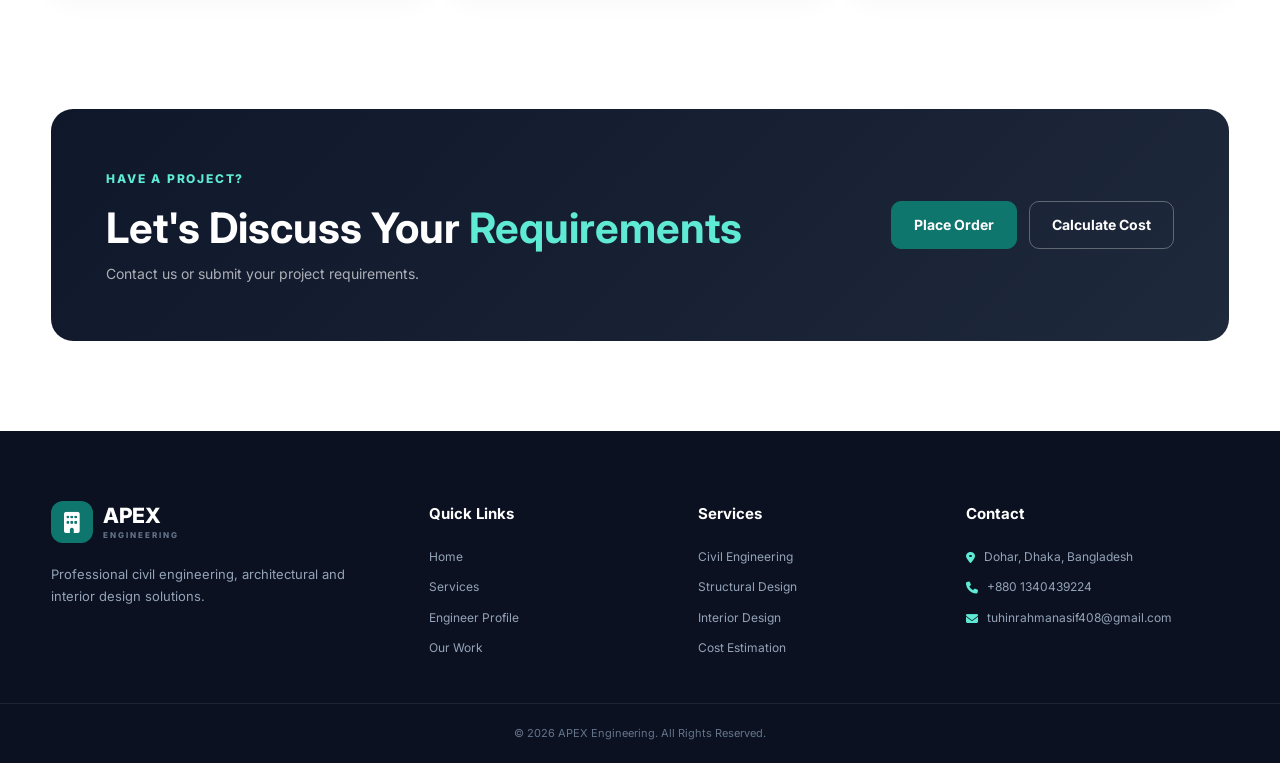
<file: services.html>
<!DOCTYPE html>
<html lang="en">
<head>
    <meta charset="UTF-8">
    <meta name="viewport" content="width=device-width, initial-scale=1.0">

    <title>Services | APEX Engineering</title>
    <meta name="description" content="Explore APEX Engineering's civil engineering and interior design services for residential and commercial projects.">
    <meta property="og:title" content="Services | APEX Engineering">
    <meta property="og:description" content="Explore APEX Engineering's civil engineering and interior design services for residential and commercial projects.">
    <meta property="og:type" content="website">

    <link rel="stylesheet" href="style.css">

    <link rel="preconnect" href="https://fonts.googleapis.com">
    <link rel="preconnect" href="https://fonts.gstatic.com" crossorigin>
    <link href="https://fonts.googleapis.com/css2?family=Inter:wght@400;500;600;700;800&display=swap" rel="stylesheet">

    <link rel="stylesheet"
          href="https://cdnjs.cloudflare.com/ajax/libs/font-awesome/6.5.2/css/all.min.css">
</head>

<body>

<header class="header">
    <nav class="navbar">

        <a href="index.html" class="logo">
            <i class="fa-solid fa-building"></i>
            <span>APEX <small>ENGINEERING</small></span>
        </a>

        <div class="nav-links">
            <a href="index.html">Home</a>
            <a href="services.html" class="active">Services</a>
            <a href="about.html">Engineer Profile</a>
            <a href="portfolio.html">Our Work</a>
            <a href="calculator.html">Price Estimator</a>
            <a href="order.html">Place Order</a>
        </div>

        <a href="https://wa.me/8801876910424" class="whatsapp-btn">
            <i class="fa-brands fa-whatsapp"></i>
            WhatsApp
        </a>

        <button class="menu-btn">
            <i class="fa-solid fa-bars"></i>
        </button>

    </nav>
</header>


<main>

    <!-- PAGE HERO -->
    <section class="page-hero">

        <span>OUR SERVICES</span>

        <h1>Professional Engineering & Design Services</h1>

        <p>
            Complete solutions for construction, structural engineering,
            architecture and interior design.
        </p>

    </section>


    <!-- SERVICES -->
    <section class="section">

        <div class="section-heading">

            <span>WHAT WE OFFER</span>

            <h2>Our Professional Services</h2>

            <p>
                Choose the service that matches your project requirements.
            </p>

        </div>


        <div class="services-grid">

            <div class="service-card large-card">

                <div class="service-icon">
                    <i class="fa-solid fa-building"></i>
                </div>

                <h3>Civil Engineering</h3>

                <p>
                    Professional civil engineering solutions for
                    residential, commercial and industrial projects.
                </p>

                <ul>
                    <li>Building Planning</li>
                    <li>Construction Consultation</li>
                    <li>Project Supervision</li>
                    <li>Quantity Estimation</li>
                </ul>

            </div>


            <div class="service-card large-card">

                <div class="service-icon">
                    <i class="fa-solid fa-layer-group"></i>
                </div>

                <h3>Structural Design</h3>

                <p>
                    Safe and efficient structural solutions designed
                    according to project requirements.
                </p>

                <ul>
                    <li>Structural Analysis</li>
                    <li>RCC Design</li>
                    <li>Foundation Design</li>
                    <li>Structural Drawings</li>
                </ul>

            </div>


            <div class="service-card large-card">

                <div class="service-icon">
                    <i class="fa-solid fa-house"></i>
                </div>

                <h3>Architectural Design</h3>

                <p>
                    Modern architectural planning focused on beauty,
                    functionality and efficient space utilization.
                </p>

                <ul>
                    <li>Floor Plan</li>
                    <li>Building Layout</li>
                    <li>3D Concept</li>
                    <li>Architectural Drawings</li>
                </ul>

            </div>


            <div class="service-card large-card">

                <div class="service-icon">
                    <i class="fa-solid fa-couch"></i>
                </div>

                <h3>Interior Design</h3>

                <p>
                    Stylish and functional interior design solutions
                    for homes, offices and commercial spaces.
                </p>

                <ul>
                    <li>Living Room Design</li>
                    <li>Bedroom Design</li>
                    <li>Office Interior</li>
                    <li>Commercial Interior</li>
                </ul>

            </div>


            <div class="service-card large-card">

                <div class="service-icon">
                    <i class="fa-solid fa-file-invoice-dollar"></i>
                </div>

                <h3>Cost Estimation</h3>

                <p>
                    Detailed project cost estimation to help you
                    understand your construction budget.
                </p>

                <ul>
                    <li>Material Estimation</li>
                    <li>Labor Cost</li>
                    <li>Construction Budget</li>
                    <li>Project Cost Analysis</li>
                </ul>

            </div>


            <div class="service-card large-card">

                <div class="service-icon">
                    <i class="fa-solid fa-compass-drafting"></i>
                </div>

                <h3>Consultation</h3>

                <p>
                    Get professional advice before starting your
                    construction or design project.
                </p>

                <ul>
                    <li>Project Consultation</li>
                    <li>Site Planning</li>
                    <li>Design Review</li>
                    <li>Construction Advice</li>
                </ul>

            </div>

        </div>

    </section>


    <!-- CTA -->
    <section class="cta-section">

        <div>
            <span>HAVE A PROJECT?</span>

            <h2>
                Let's Discuss Your
                <strong>Requirements</strong>
            </h2>

            <p>
                Contact us or submit your project requirements.
            </p>
        </div>

        <div class="cta-buttons">

            <a href="order.html" class="btn primary-btn">
                Place Order
            </a>

            <a href="calculator.html" class="btn secondary-btn">
                Calculate Cost
            </a>

        </div>

    </section>

</main>


<footer class="footer">

    <div class="footer-container">

        <div class="footer-about">

            <a href="index.html" class="logo">
                <i class="fa-solid fa-building"></i>
                <span>APEX <small>ENGINEERING</small></span>
            </a>

            <p>
                Professional civil engineering, architectural and
                interior design solutions.
            </p>

        </div>


        <div class="footer-column">

            <h3>Quick Links</h3>

            <a href="index.html">Home</a>
            <a href="services.html">Services</a>
            <a href="about.html">Engineer Profile</a>
            <a href="portfolio.html">Our Work</a>

        </div>


        <div class="footer-column">

            <h3>Services</h3>

            <a href="services.html">Civil Engineering</a>
            <a href="services.html">Structural Design</a>
            <a href="services.html">Interior Design</a>
            <a href="calculator.html">Cost Estimation</a>

        </div>


        <div class="footer-column">

            <h3>Contact</h3>

            <p>
                <i class="fa-solid fa-location-dot"></i>
                Dohar, Dhaka, Bangladesh
            </p>

            <p>
                <i class="fa-solid fa-phone"></i>
                +880 1340439224
            </p>

            <p>
                <i class="fa-solid fa-envelope"></i>
                tuhinrahmanasif408@gmail.com
            </p>

        </div>

    </div>


    <div class="footer-bottom">
        <p>© 2026 APEX Engineering. All Rights Reserved.</p>
    </div>

</footer>

<script src="config.js"></script>
<script src="script.js"></script>

</body>
</html>
</file>
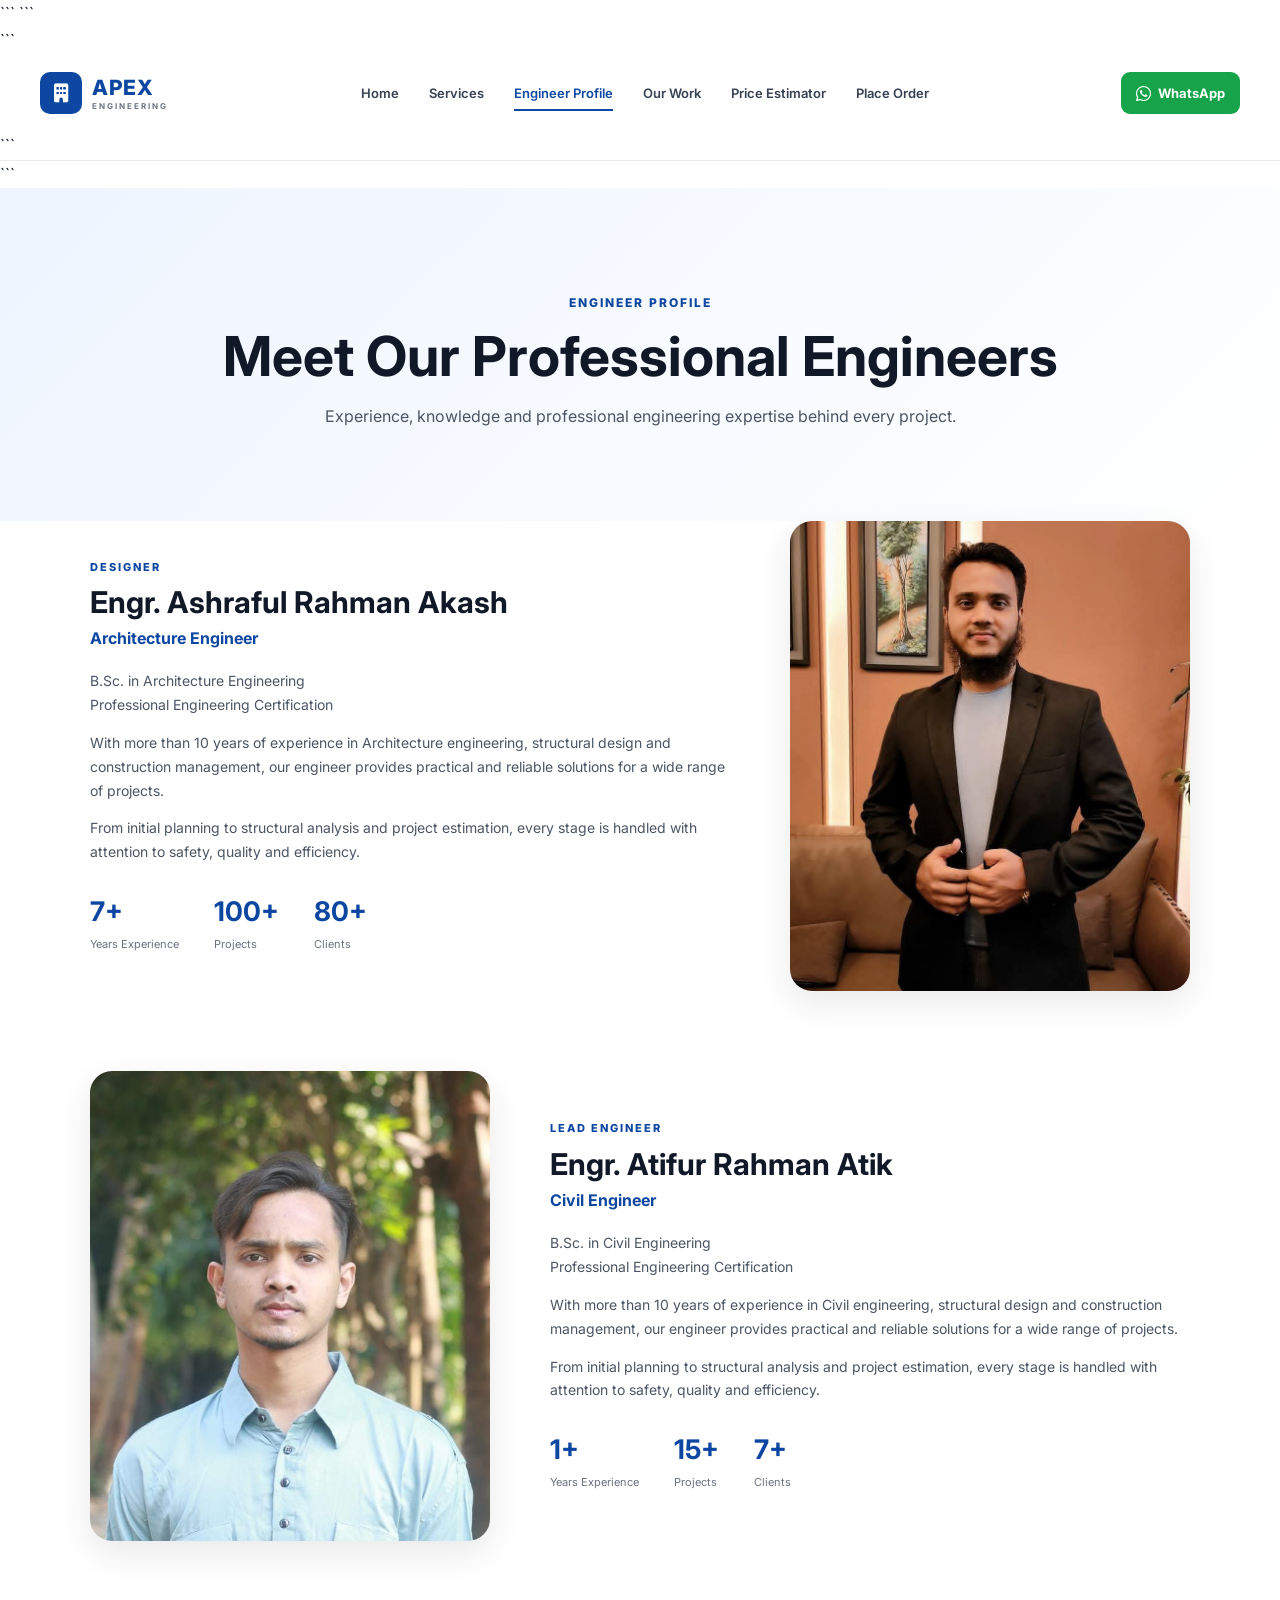
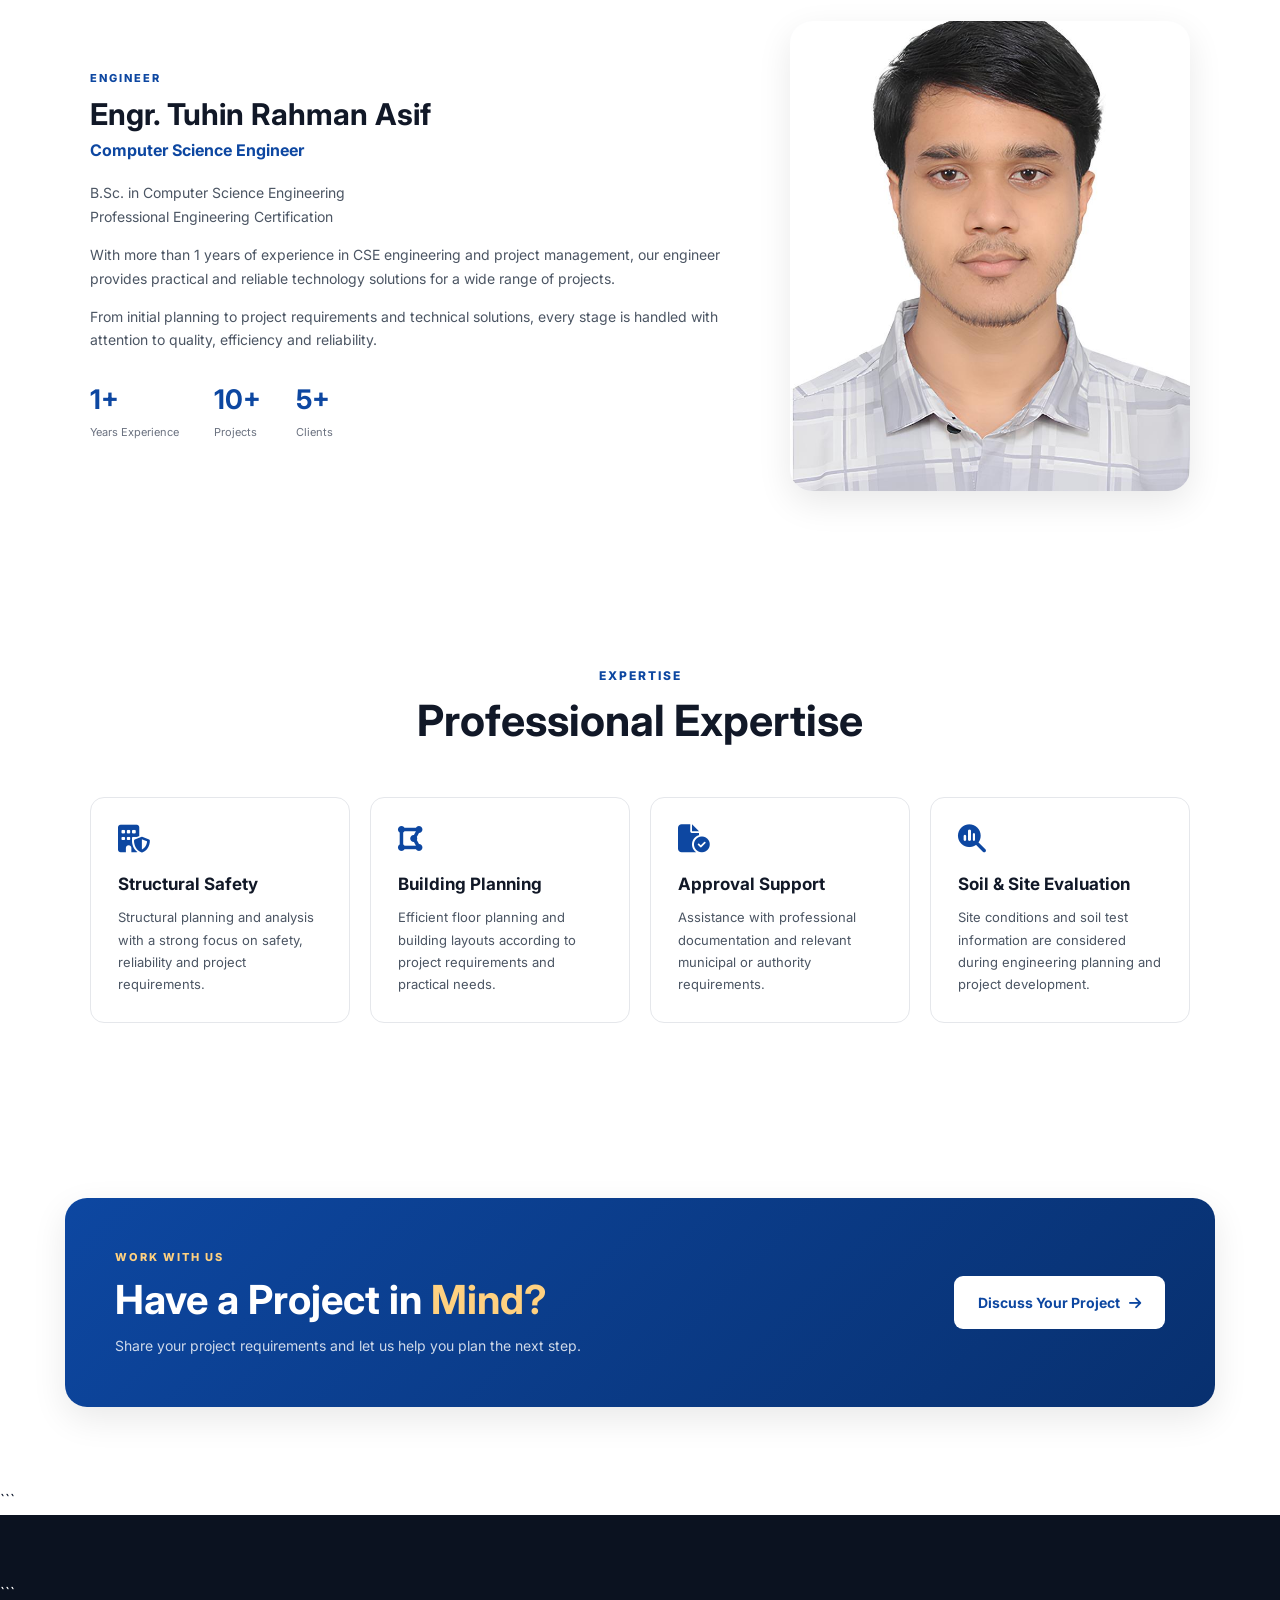
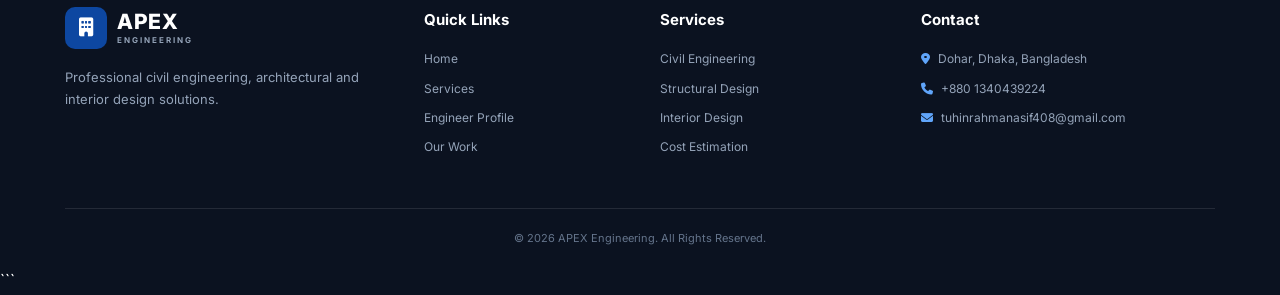
<file: html/about.html>
<!DOCTYPE html>

<html lang="en">
<head>
    <meta charset="UTF-8">
    <meta name="viewport" content="width=device-width, initial-scale=1.0">

```
<title>Engineer Profile | APEX Engineering</title>

<meta name="description" content="Meet the professional engineering team at APEX Engineering. Learn about our experience in architecture, civil engineering, structural design and project planning.">

<meta name="keywords" content="APEX Engineering, engineer profile, civil engineer, architecture engineer, structural engineer, Bangladesh engineering">

<meta name="author" content="APEX Engineering">

<meta name="robots" content="index, follow">

<link rel="canonical" href="about.html">

<!-- Open Graph -->
<meta property="og:title" content="Engineer Profile | APEX Engineering">
<meta property="og:description" content="Meet the professional engineering team behind APEX Engineering.">
<meta property="og:type" content="website">

<!-- Google Font -->
<link rel="preconnect" href="https://fonts.googleapis.com">
<link rel="preconnect" href="https://fonts.gstatic.com" crossorigin>

<link
    href="https://fonts.googleapis.com/css2?family=Inter:wght@400;500;600;700;800&display=swap"
    rel="stylesheet"
>

<!-- Font Awesome -->
<link
    rel="stylesheet"
    href="https://cdnjs.cloudflare.com/ajax/libs/font-awesome/6.5.2/css/all.min.css"
>

<!-- Main CSS -->
<link rel="stylesheet" href="../css/style.css">
```

</head>

<body>

<!-- ================= HEADER ================= -->

<header class="header">

```
<nav class="navbar">

    <a href="index.html" class="logo">
        <i class="fa-solid fa-building"></i>

        <span>
            APEX
            <small>ENGINEERING</small>
        </span>
    </a>

    <div class="nav-links">

        <a href="index.html">Home</a>

        <a href="services.html">Services</a>

        <a href="about.html" class="active">
            Engineer Profile
        </a>

        <a href="portfolio.html">
            Our Work
        </a>

        <a href="calculator.html">
            Price Estimator
        </a>

        <a href="order.html">
            Place Order
        </a>

    </div>

    <a
        href="https://wa.me/8801876910424"
        class="whatsapp-btn"
        target="_blank"
        rel="noopener noreferrer"
    >
        <i class="fa-brands fa-whatsapp"></i>
        WhatsApp
    </a>

    <button
        class="menu-btn"
        type="button"
        aria-label="Open navigation menu"
    >
        <i class="fa-solid fa-bars"></i>
    </button>

</nav>
```

</header>

<!-- ================= MAIN CONTENT ================= -->

<main>

```
<!-- ================= PAGE HERO ================= -->

<section class="page-hero">

    <span>ENGINEER PROFILE</span>

    <h1>
        Meet Our Professional Engineers
    </h1>

    <p>
        Experience, knowledge and professional engineering
        expertise behind every project.
    </p>

</section>


<!-- ================= ENGINEER 01 ================= -->

<section class="profile-section">

    <div class="profile-image">

        <img
            src="../images/akash.jpg"
            alt="Engr. Ashraful Rahman Akash - Architecture Engineer"
            loading="lazy"
        >

    </div>


    <div class="profile-content">

        <span class="section-label">
            DESIGNER
        </span>

        <h2>
            Engr. Ashraful Rahman Akash
        </h2>

        <h3>
            Architecture Engineer
        </h3>

        <p>
            B.Sc. in Architecture Engineering
            <br>
            Professional Engineering Certification
        </p>

        <p>
            With more than 10 years of experience in
            Architecture engineering, structural design and
            construction management, our engineer provides
            practical and reliable solutions for a wide range
            of projects.
        </p>

        <p>
            From initial planning to structural analysis and
            project estimation, every stage is handled with
            attention to safety, quality and efficiency.
        </p>


        <div class="profile-stats">

            <div>
                <strong>7+</strong>
                <span>Years Experience</span>
            </div>

            <div>
                <strong>100+</strong>
                <span>Projects</span>
            </div>

            <div>
                <strong>80+</strong>
                <span>Clients</span>
            </div>

        </div>

    </div>

</section>


<!-- ================= ENGINEER 02 ================= -->

<section class="profile-section">

    <div class="profile-image">

        <img
            src="../images/atik.jpg"
            alt="Engr. Atifur Rahman Atik - Civil Engineer"
            loading="lazy"
        >

    </div>


    <div class="profile-content">

        <span class="section-label">
            LEAD ENGINEER
        </span>

        <h2>
            Engr. Atifur Rahman Atik
        </h2>

        <h3>
            Civil Engineer
        </h3>

        <p>
            B.Sc. in Civil Engineering
            <br>
            Professional Engineering Certification
        </p>

        <p>
            With more than 10 years of experience in
            Civil engineering, structural design and
            construction management, our engineer provides
            practical and reliable solutions for a wide range
            of projects.
        </p>

        <p>
            From initial planning to structural analysis and
            project estimation, every stage is handled with
            attention to safety, quality and efficiency.
        </p>


        <div class="profile-stats">

            <div>
                <strong>1+</strong>
                <span>Years Experience</span>
            </div>

            <div>
                <strong>15+</strong>
                <span>Projects</span>
            </div>

            <div>
                <strong>7+</strong>
                <span>Clients</span>
            </div>

        </div>

    </div>

</section>


<!-- ================= ENGINEER 03 ================= -->

<section class="profile-section">

    <div class="profile-image">

        <img
            src="../images/asif.jpg"
            alt="Engr. Tuhin Rahman Asif - Computer Science Engineer"
            loading="lazy"
        >

    </div>


    <div class="profile-content">

        <span class="section-label">
            ENGINEER
        </span>

        <h2>
            Engr. Tuhin Rahman Asif
        </h2>

        <h3>
            Computer Science Engineer
        </h3>

        <p>
            B.Sc. in Computer Science Engineering
            <br>
            Professional Engineering Certification
        </p>

        <p>
            With more than 1 years of experience in CSE
            engineering and project management, our engineer
            provides practical and reliable technology
            solutions for a wide range of projects.
        </p>

        <p>
            From initial planning to project requirements and
            technical solutions, every stage is handled with
            attention to quality, efficiency and reliability.
        </p>


        <div class="profile-stats">

            <div>
                <strong>1+</strong>
                <span>Years Experience</span>
            </div>

            <div>
                <strong>10+</strong>
                <span>Projects</span>
            </div>

            <div>
                <strong>5+</strong>
                <span>Clients</span>
            </div>

        </div>

    </div>

</section>


<!-- ================= EXPERTISE ================= -->

<section class="section">

    <div class="section-heading">

        <span>
            EXPERTISE
        </span>

        <h2>
            Professional Expertise
        </h2>

    </div>


    <div class="expertise-grid">


        <!-- Expertise 01 -->

        <div class="expertise-card">

            <i class="fa-solid fa-building-shield"></i>

            <h3>
                Structural Safety
            </h3>

            <p>
                Structural planning and analysis with a strong
                focus on safety, reliability and project
                requirements.
            </p>

        </div>


        <!-- Expertise 02 -->

        <div class="expertise-card">

            <i class="fa-solid fa-draw-polygon"></i>

            <h3>
                Building Planning
            </h3>

            <p>
                Efficient floor planning and building layouts
                according to project requirements and practical
                needs.
            </p>

        </div>


        <!-- Expertise 03 -->

        <div class="expertise-card">

            <i class="fa-solid fa-file-circle-check"></i>

            <h3>
                Approval Support
            </h3>

            <p>
                Assistance with professional documentation and
                relevant municipal or authority requirements.
            </p>

        </div>


        <!-- Expertise 04 -->

        <div class="expertise-card">

            <i class="fa-solid fa-magnifying-glass-chart"></i>

            <h3>
                Soil & Site Evaluation
            </h3>

            <p>
                Site conditions and soil test information are
                considered during engineering planning and
                project development.
            </p>

        </div>

    </div>

</section>


<!-- ================= CTA ================= -->

<section class="cta-section">

    <div>

        <span>
            WORK WITH US
        </span>

        <h2>
            Have a Project in
            <strong>Mind?</strong>
        </h2>

        <p>
            Share your project requirements and let us help
            you plan the next step.
        </p>

    </div>


    <a
        href="order.html"
        class="btn primary-btn"
    >
        Discuss Your Project

        <i class="fa-solid fa-arrow-right"></i>
    </a>

</section>
```

</main>

<!-- ================= FOOTER ================= -->

<footer class="footer">

```
<div class="footer-container">


    <!-- Footer About -->

    <div class="footer-about">

        <a href="index.html" class="logo">

            <i class="fa-solid fa-building"></i>

            <span>
                APEX
                <small>ENGINEERING</small>
            </span>

        </a>

        <p>
            Professional civil engineering, architectural
            and interior design solutions.
        </p>

    </div>


    <!-- Quick Links -->

    <div class="footer-column">

        <h3>
            Quick Links
        </h3>

        <a href="index.html">
            Home
        </a>

        <a href="services.html">
            Services
        </a>

        <a href="about.html">
            Engineer Profile
        </a>

        <a href="portfolio.html">
            Our Work
        </a>

    </div>


    <!-- Services -->

    <div class="footer-column">

        <h3>
            Services
        </h3>

        <a href="services.html">
            Civil Engineering
        </a>

        <a href="services.html">
            Structural Design
        </a>

        <a href="services.html">
            Interior Design
        </a>

        <a href="calculator.html">
            Cost Estimation
        </a>

    </div>


    <!-- Contact -->

    <div class="footer-column">

        <h3>
            Contact
        </h3>

        <p>
            <i class="fa-solid fa-location-dot"></i>
            Dohar, Dhaka, Bangladesh
        </p>

        <p>
            <i class="fa-solid fa-phone"></i>
            +880 1340439224
        </p>

        <p>
            <i class="fa-solid fa-envelope"></i>
            tuhinrahmanasif408@gmail.com
        </p>

    </div>

</div>


<!-- Footer Bottom -->

<div class="footer-bottom">

    <p>
        © 2026 APEX Engineering. All Rights Reserved.
    </p>

</div>
```

</footer>

<!-- ================= JAVASCRIPT ================= -->

<script src="../js/config.js"></script>

<script src="../js/script.js"></script>

</body>
</html>
</file>
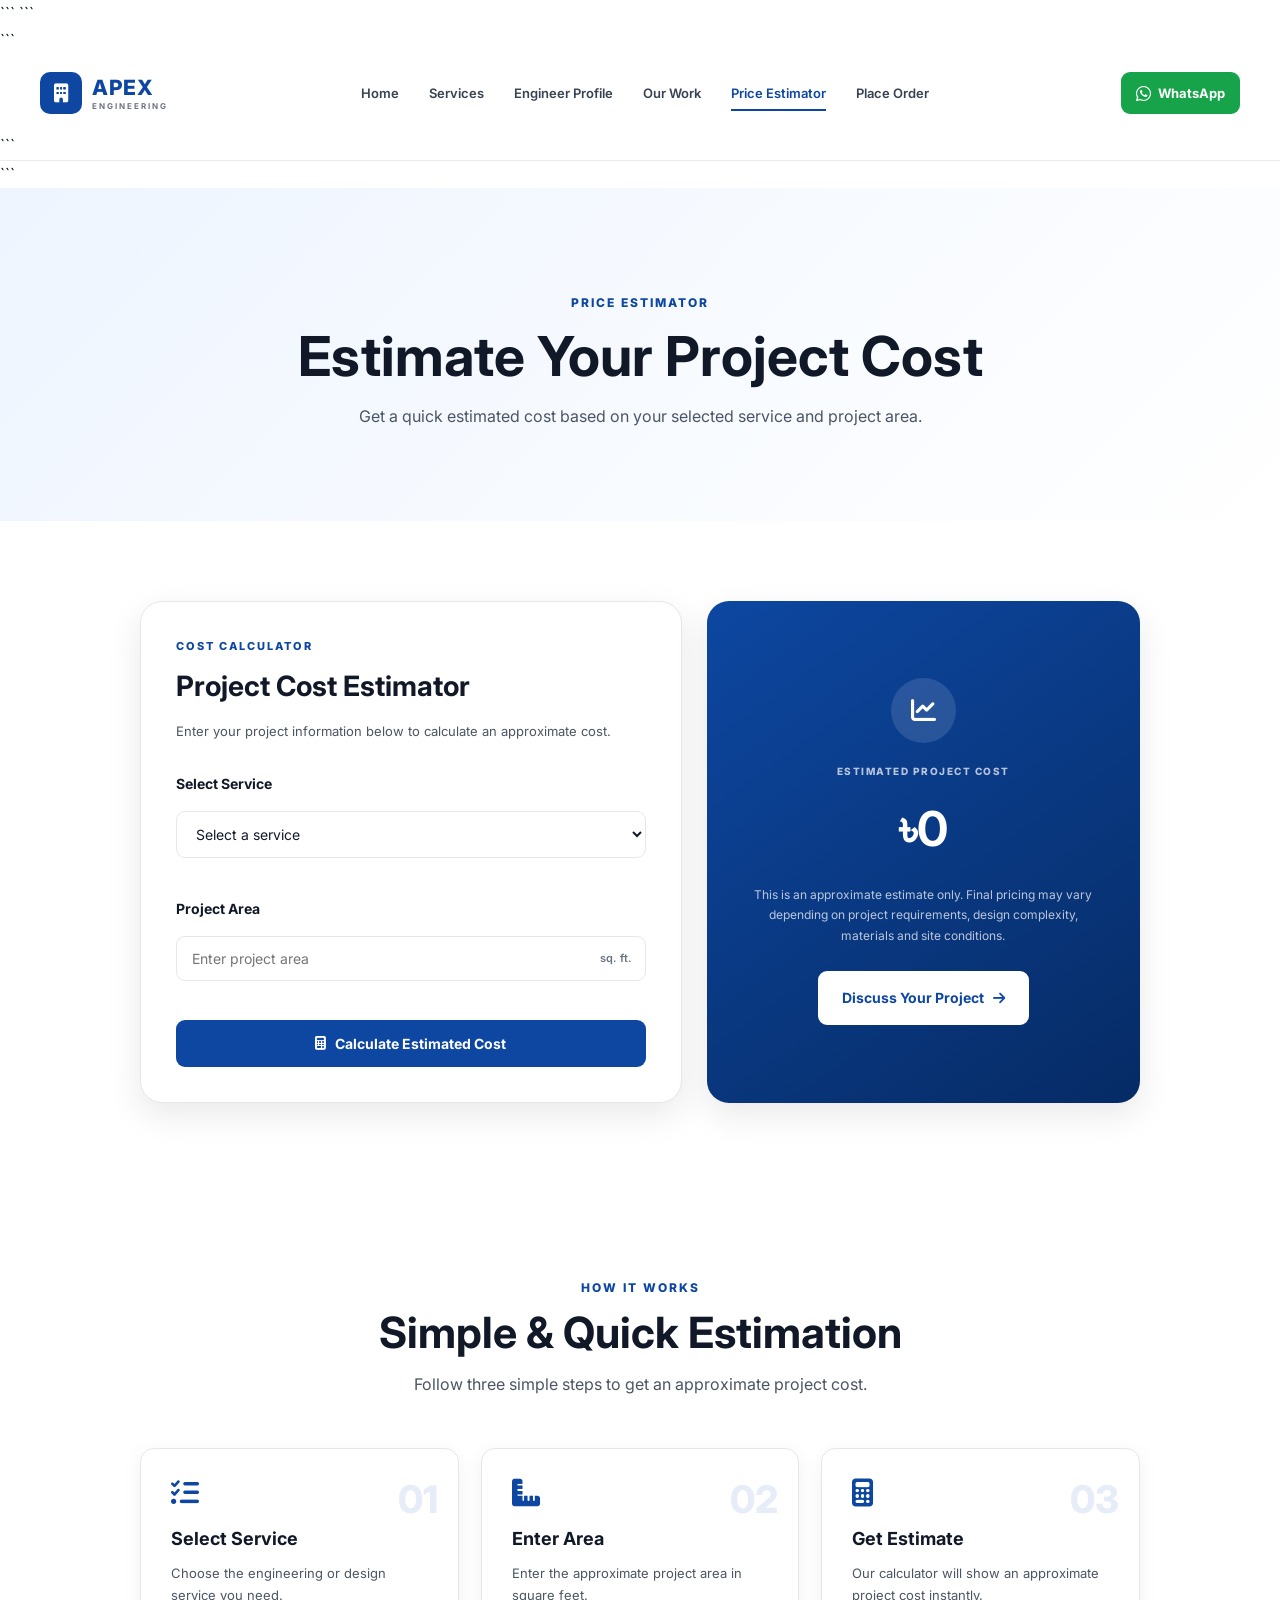
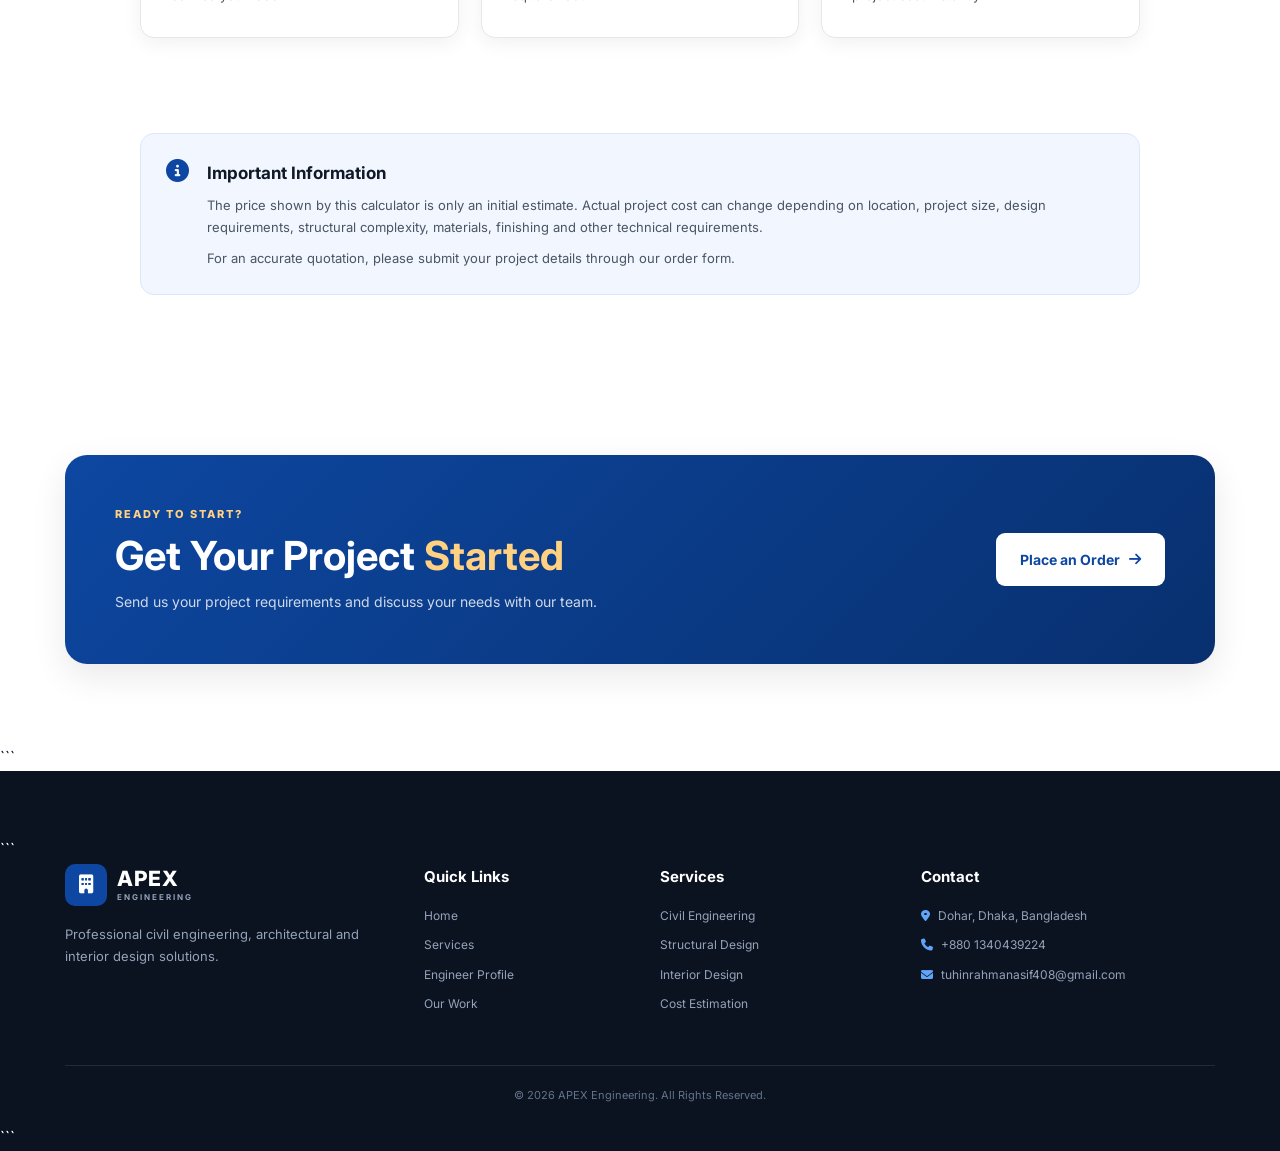
<file: html/calculator.html>
<!DOCTYPE html>

<html lang="en">

<head>

```
<meta charset="UTF-8">
<meta name="viewport" content="width=device-width, initial-scale=1.0">

<title>Price Estimator | APEX Engineering</title>

<meta
    name="description"
    content="Estimate your engineering, architectural and interior design project cost using the APEX Engineering price estimator."
>

<meta
    name="keywords"
    content="engineering cost calculator, construction cost estimator, interior design cost, architectural design cost, APEX Engineering"
>

<meta name="author" content="APEX Engineering">

<meta name="robots" content="index, follow">

<link rel="canonical" href="calculator.html">


<!-- Open Graph -->

<meta property="og:title" content="Price Estimator | APEX Engineering">

<meta
    property="og:description"
    content="Get an estimated cost for your engineering and design project."
>

<meta property="og:type" content="website">


<!-- Google Font -->

<link rel="preconnect" href="https://fonts.googleapis.com">

<link
    rel="preconnect"
    href="https://fonts.gstatic.com"
    crossorigin
>

<link
    href="https://fonts.googleapis.com/css2?family=Inter:wght@400;500;600;700;800&display=swap"
    rel="stylesheet"
>


<!-- Font Awesome -->

<link
    rel="stylesheet"
    href="https://cdnjs.cloudflare.com/ajax/libs/font-awesome/6.5.2/css/all.min.css"
>

<link rel="icon" href="favicon.png">
<!-- Main CSS -->

<link rel="stylesheet" href="../css/style.css">
```

</head>

<body>

<!-- =====================================================
     HEADER
===================================================== -->

<header class="header">

```
<nav class="navbar">


    <!-- Logo -->

    <a href="index.html" class="logo">

        <i class="fa-solid fa-building"></i>

        <span>
            APEX
            <small>ENGINEERING</small>
        </span>

    </a>


    <!-- Navigation -->

    <div class="nav-links">

        <a href="index.html">
            Home
        </a>

        <a href="services.html">
            Services
        </a>

        <a href="about.html">
            Engineer Profile
        </a>

        <a href="portfolio.html">
            Our Work
        </a>

        <a href="calculator.html" class="active">
            Price Estimator
        </a>

        <a href="order.html">
            Place Order
        </a>

    </div>


    <!-- WhatsApp -->

    <a
        href="https://wa.me/8801876910424"
        class="whatsapp-btn"
        target="_blank"
        rel="noopener noreferrer"
    >

        <i class="fa-brands fa-whatsapp"></i>

        WhatsApp

    </a>


    <!-- Mobile Menu -->

    <button
        class="menu-btn"
        type="button"
        aria-label="Open navigation menu"
    >

        <i class="fa-solid fa-bars"></i>

    </button>

</nav>
```

</header>

<!-- =====================================================
     MAIN
===================================================== -->

<main>

```
<!-- =================================================
     PAGE HERO
================================================== -->

<section class="page-hero">

    <span>
        PRICE ESTIMATOR
    </span>

    <h1>
        Estimate Your Project Cost
    </h1>

    <p>
        Get a quick estimated cost based on your
        selected service and project area.
    </p>

</section>



<!-- =================================================
     CALCULATOR
================================================== -->

<section class="calculator-section">

    <div class="calculator-container">


        <!-- =================================================
             CALCULATOR CARD
        ================================================== -->

        <div class="calculator-card">


            <div class="calculator-heading">

                <span>
                    COST CALCULATOR
                </span>

                <h2>
                    Project Cost Estimator
                </h2>

                <p>
                    Enter your project information below
                    to calculate an approximate cost.
                </p>

            </div>



            <!-- Calculator Form -->

            <div class="calculator-form">


                <!-- Service Type -->

                <div class="form-group">

                    <label for="serviceType">
                        Select Service
                    </label>


                    <select id="serviceType">

                        <option value="">
                            Select a service
                        </option>

                        <option value="civil">
                            Civil Engineering
                        </option>

                        <option value="structural">
                            Structural Design
                        </option>

                        <option value="architectural">
                            Architectural Design
                        </option>

                        <option value="interior">
                            Interior Design
                        </option>

                        <option value="estimation">
                            Cost Estimation
                        </option>

                        <option value="consultation">
                            Consultation
                        </option>

                    </select>

                </div>



                <!-- Project Area -->

                <div class="form-group">

                    <label for="area">
                        Project Area
                    </label>


                    <div class="input-with-unit">

                        <input
                            type="number"
                            id="area"
                            min="1"
                            step="1"
                            placeholder="Enter project area"
                        >

                        <span>
                            sq. ft.
                        </span>

                    </div>

                </div>



                <!-- Calculate Button -->

                <button
                    type="button"
                    id="calculateBtn"
                    class="btn primary-btn"
                >

                    <i class="fa-solid fa-calculator"></i>

                    Calculate Estimated Cost

                </button>


            </div>

        </div>



        <!-- =================================================
             CALCULATION RESULT
        ================================================== -->

        <div
            class="calculator-result"
            id="calculatorResult"
        >


            <div class="result-icon">

                <i class="fa-solid fa-chart-line"></i>

            </div>


            <span>
                ESTIMATED PROJECT COST
            </span>


            <h2 id="totalCost">
                ৳0
            </h2>


            <p>
                This is an approximate estimate only.
                Final pricing may vary depending on project
                requirements, design complexity, materials
                and site conditions.
            </p>


            <a
                href="order.html"
                class="btn secondary-btn"
            >

                Discuss Your Project

                <i class="fa-solid fa-arrow-right"></i>

            </a>

        </div>


    </div>

</section>



<!-- =================================================
     SERVICE RATES
================================================== -->

<section class="section">

    <div class="section-heading">

        <span>
            HOW IT WORKS
        </span>

        <h2>
            Simple & Quick Estimation
        </h2>

        <p>
            Follow three simple steps to get an
            approximate project cost.
        </p>

    </div>


    <div class="steps-grid">


        <!-- Step 01 -->

        <div class="step-card">

            <div class="step-number">
                01
            </div>

            <i class="fa-solid fa-list-check"></i>

            <h3>
                Select Service
            </h3>

            <p>
                Choose the engineering or design
                service you need.
            </p>

        </div>


        <!-- Step 02 -->

        <div class="step-card">

            <div class="step-number">
                02
            </div>

            <i class="fa-solid fa-ruler-combined"></i>

            <h3>
                Enter Area
            </h3>

            <p>
                Enter the approximate project area
                in square feet.
            </p>

        </div>


        <!-- Step 03 -->

        <div class="step-card">

            <div class="step-number">
                03
            </div>

            <i class="fa-solid fa-calculator"></i>

            <h3>
                Get Estimate
            </h3>

            <p>
                Our calculator will show an approximate
                project cost instantly.
            </p>

        </div>


    </div>

</section>



<!-- =================================================
     IMPORTANT NOTICE
================================================== -->

<section class="notice-section">

    <div class="notice-box">

        <i class="fa-solid fa-circle-info"></i>

        <div>

            <h3>
                Important Information
            </h3>

            <p>
                The price shown by this calculator is only
                an initial estimate. Actual project cost can
                change depending on location, project size,
                design requirements, structural complexity,
                materials, finishing and other technical
                requirements.
            </p>

            <p>
                For an accurate quotation, please submit
                your project details through our order form.
            </p>

        </div>

    </div>

</section>



<!-- =================================================
     CTA
================================================== -->

<section class="cta-section">

    <div>

        <span>
            READY TO START?
        </span>

        <h2>
            Get Your Project
            <strong>Started</strong>
        </h2>

        <p>
            Send us your project requirements and
            discuss your needs with our team.
        </p>

    </div>


    <a
        href="order.html"
        class="btn primary-btn"
    >

        Place an Order

        <i class="fa-solid fa-arrow-right"></i>

    </a>

</section>
```

</main>

<!-- =====================================================
     FOOTER
===================================================== -->

<footer class="footer">

```
<div class="footer-container">


    <!-- About -->

    <div class="footer-about">

        <a href="index.html" class="logo">

            <i class="fa-solid fa-building"></i>

            <span>
                APEX
                <small>ENGINEERING</small>
            </span>

        </a>


        <p>
            Professional civil engineering,
            architectural and interior design solutions.
        </p>

    </div>



    <!-- Quick Links -->

    <div class="footer-column">

        <h3>
            Quick Links
        </h3>

        <a href="index.html">
            Home
        </a>

        <a href="services.html">
            Services
        </a>

        <a href="about.html">
            Engineer Profile
        </a>

        <a href="portfolio.html">
            Our Work
        </a>

    </div>



    <!-- Services -->

    <div class="footer-column">

        <h3>
            Services
        </h3>

        <a href="services.html">
            Civil Engineering
        </a>

        <a href="services.html">
            Structural Design
        </a>

        <a href="services.html">
            Interior Design
        </a>

        <a href="calculator.html">
            Cost Estimation
        </a>

    </div>



    <!-- Contact -->

    <div class="footer-column">

        <h3>
            Contact
        </h3>

        <p>

            <i class="fa-solid fa-location-dot"></i>

            Dohar, Dhaka, Bangladesh

        </p>


        <p>

            <i class="fa-solid fa-phone"></i>

            +880 1340439224

        </p>


        <p>

            <i class="fa-solid fa-envelope"></i>

            tuhinrahmanasif408@gmail.com

        </p>

    </div>


</div>



<!-- Footer Bottom -->

<div class="footer-bottom">

    <p>
        © 2026 APEX Engineering. All Rights Reserved.
    </p>

</div>
```

</footer>

<!-- =====================================================
     JAVASCRIPT
===================================================== -->

<script src="../js/config.js"></script>

<script src="../js/script.js"></script>

</body>

</html>
</file>
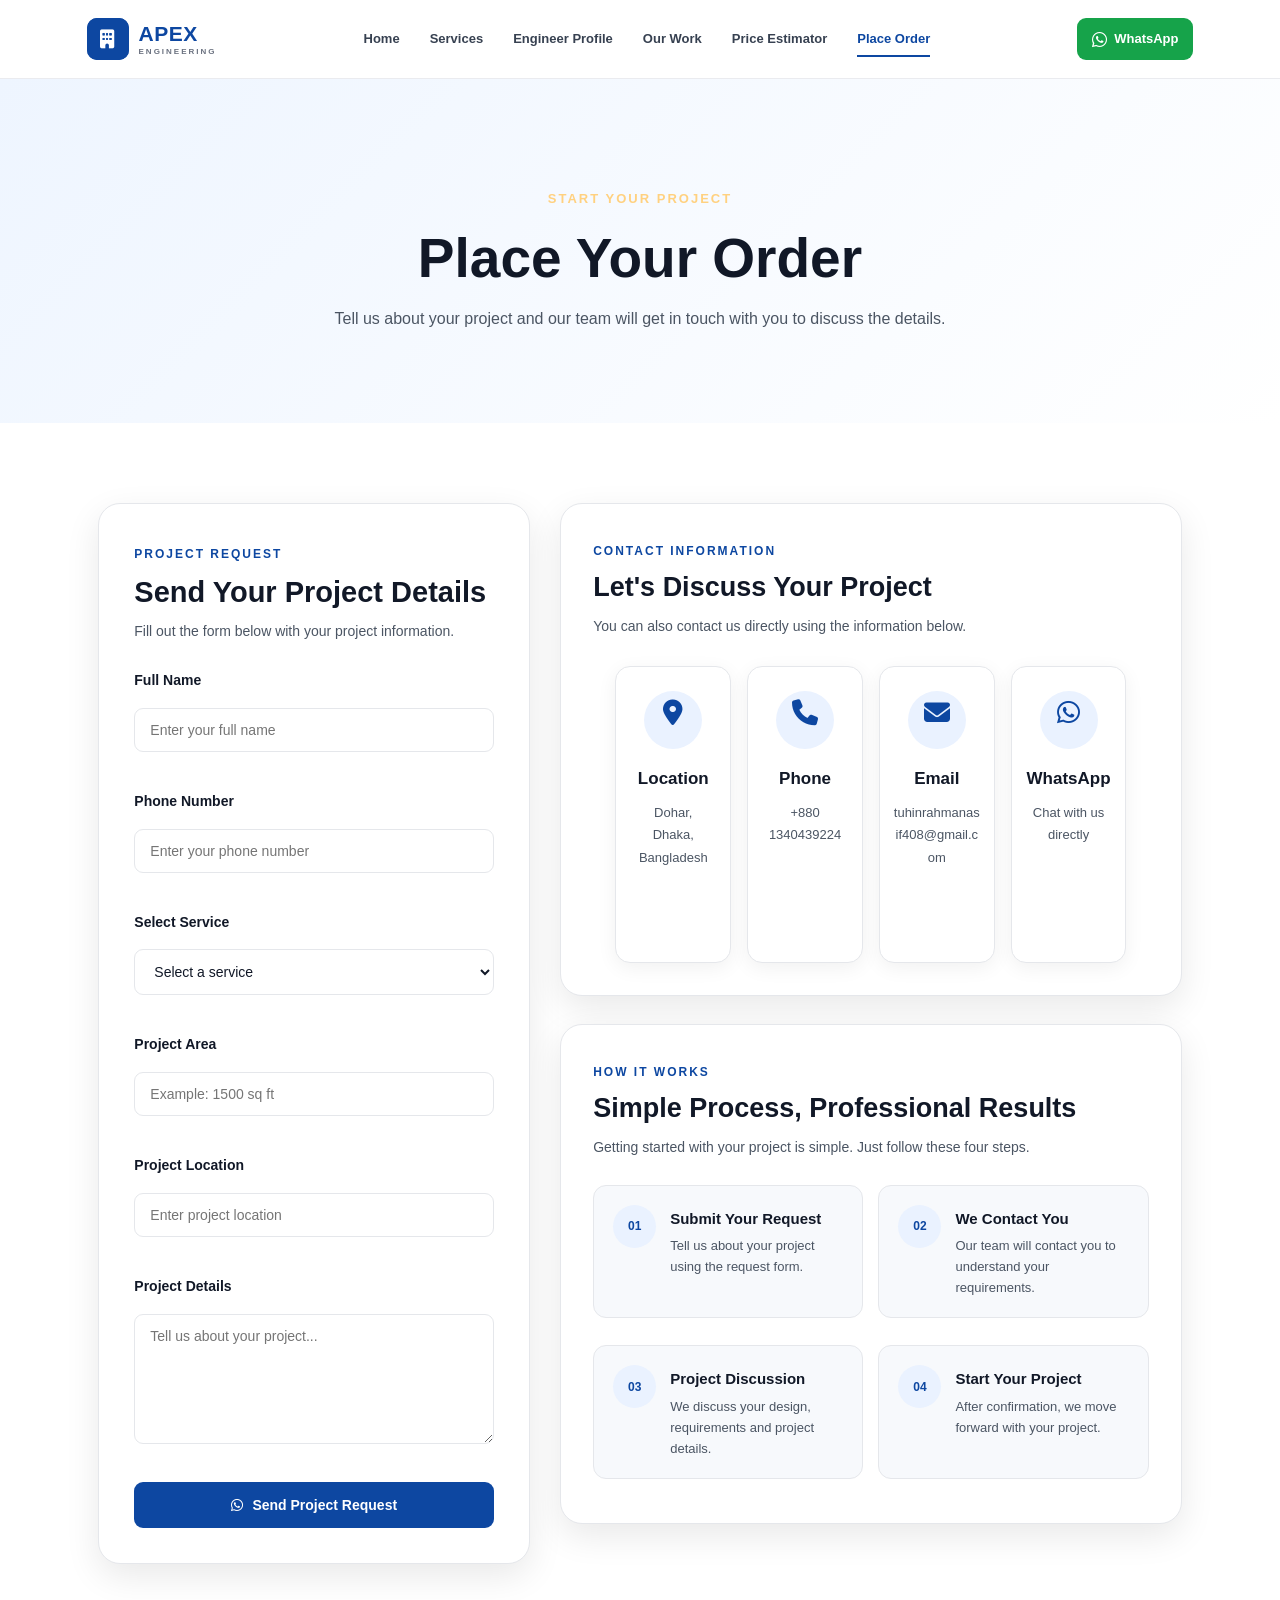
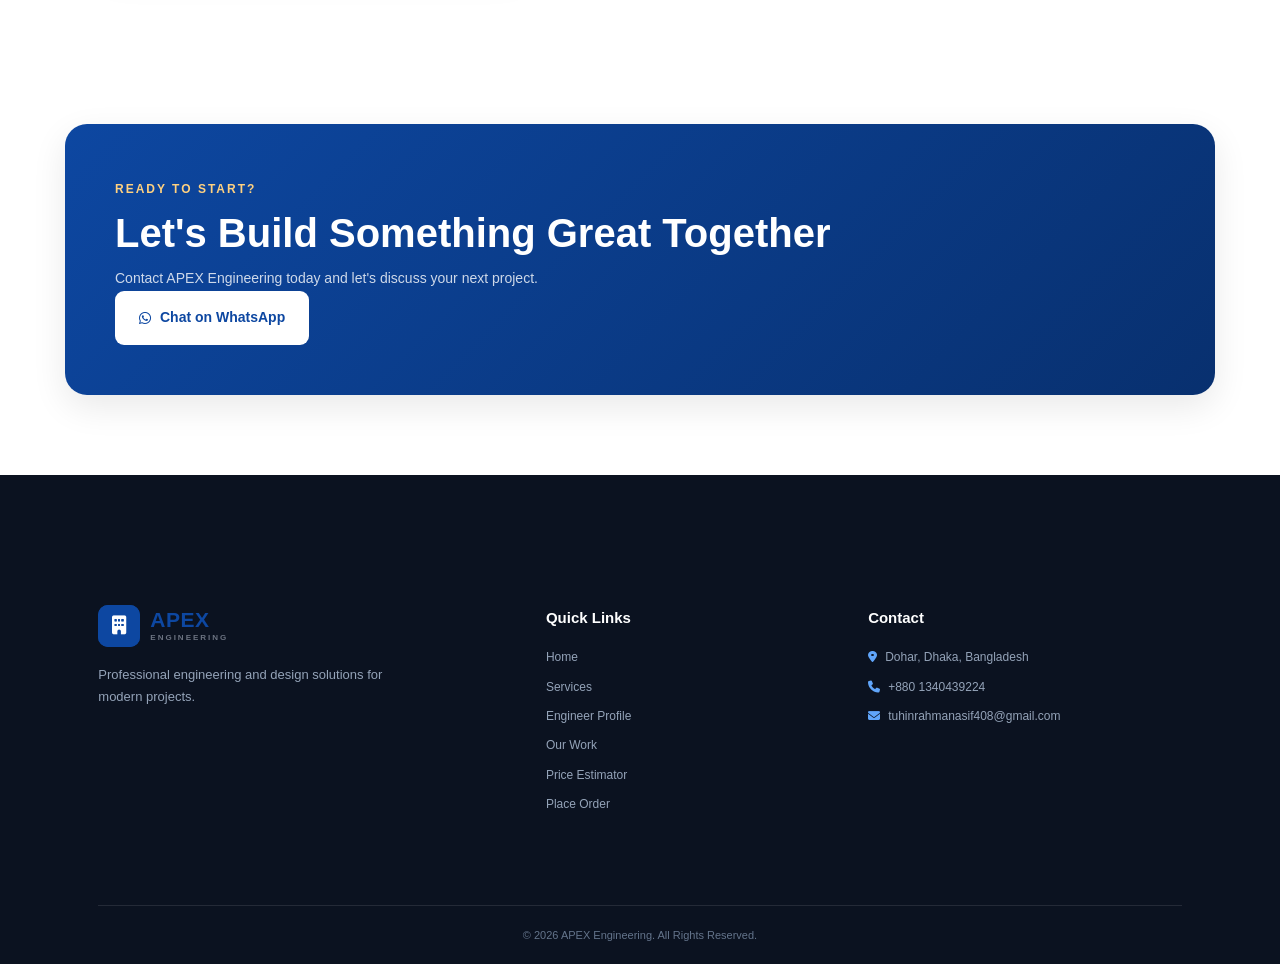
<file: html/order.html>
<!DOCTYPE html>
<html lang="en">
<head>
    <meta charset="UTF-8">

    <meta name="viewport" content="width=device-width, initial-scale=1.0">

    <title>Place Order | APEX Engineering</title>

    <meta name="description"
        content="Place your engineering, architectural, structural or interior design project order with APEX Engineering.">

    <link rel="stylesheet" href="../css/style.css">

    <!-- Font Awesome -->
    <link
        rel="stylesheet"
        href="https://cdnjs.cloudflare.com/ajax/libs/font-awesome/6.5.2/css/all.min.css"
    >
</head>

<body>

    <!-- =========================================
         HEADER
    ========================================== -->

    <header class="header">

        <div class="container">

            <div class="nav-wrapper">

                <!-- Logo -->
                <a href="index.html" class="logo">

                    <div class="logo-icon">
                        <i class="fas fa-building"></i>
                    </div>

                    <div class="logo-text">
                        <span>APEX</span>
                        <small>ENGINEERING</small>
                    </div>

                </a>


                <!-- Navigation -->
                <nav class="nav-menu">

                    <a href="index.html">
                        Home
                    </a>

                    <a href="services.html">
                        Services
                    </a>

                    <a href="about.html">
                        Engineer Profile
                    </a>

                    <a href="portfolio.html">
                        Our Work
                    </a>

                    <a href="calculator.html">
                        Price Estimator
                    </a>

                    <a href="order.html" class="active">
                        Place Order
                    </a>

                </nav>


                <!-- WhatsApp -->
                <a
                    href="https://wa.me/8801876910424"
                    target="_blank"
                    rel="noopener noreferrer"
                    class="whatsapp-btn"
                >
                    <i class="fab fa-whatsapp"></i>
                    WhatsApp
                </a>


                <!-- Mobile Menu -->
                <button
                    class="menu-toggle"
                    type="button"
                    aria-label="Open navigation menu"
                >
                    <span></span>
                    <span></span>
                    <span></span>
                </button>

            </div>

        </div>

    </header>


    <!-- =========================================
         PAGE HERO
    ========================================== -->

    <section class="page-hero">

        <div class="container">

            <div class="hero-content">

                <span class="section-label">
                    START YOUR PROJECT
                </span>

                <h1>
                    Place Your Order
                </h1>

                <p>
                    Tell us about your project and our team will get in touch
                    with you to discuss the details.
                </p>

            </div>

        </div>

    </section>


    <!-- =========================================
         ORDER SECTION
    ========================================== -->

    <section class="order-section">

        <div class="container">

            <div class="order-grid">


                <!-- =================================
                     PROJECT REQUEST FORM
                ================================== -->

                <div class="order-form-card reveal">

                    <span class="section-label">
                        PROJECT REQUEST
                    </span>

                    <h2>
                        Send Your Project Details
                    </h2>

                    <p class="form-intro">
                        Fill out the form below with your project information.
                    </p>


                    <form id="orderForm">


                        <!-- Full Name -->

                        <div class="form-group">

                            <label for="fullName">
                                Full Name
                            </label>

                            <input
                                type="text"
                                id="fullName"
                                name="fullName"
                                placeholder="Enter your full name"
                                required
                            >

                        </div>


                        <!-- Phone Number -->

                        <div class="form-group">

                            <label for="phone">
                                Phone Number
                            </label>

                            <input
                                type="tel"
                                id="phone"
                                name="phone"
                                placeholder="Enter your phone number"
                                required
                            >

                        </div>


                        <!-- Service -->

                        <div class="form-group">

                            <label for="service">
                                Select Service
                            </label>

                            <select
                                id="service"
                                name="service"
                                required
                            >

                                <option value="">
                                    Select a service
                                </option>

                                <option value="Architectural Design">
                                    Architectural Design
                                </option>

                                <option value="Structural Engineering">
                                    Structural Engineering
                                </option>

                                <option value="Interior Design">
                                    Interior Design
                                </option>

                                <option value="3D Visualization">
                                    3D Visualization
                                </option>

                                <option value="Construction">
                                    Construction
                                </option>

                                <option value="Renovation">
                                    Renovation
                                </option>

                            </select>

                        </div>


                        <!-- Project Area -->

                        <div class="form-group">

                            <label for="projectArea">
                                Project Area
                            </label>

                            <input
                                type="text"
                                id="projectArea"
                                name="projectArea"
                                placeholder="Example: 1500 sq ft"
                            >

                        </div>


                        <!-- Project Location -->

                        <div class="form-group">

                            <label for="projectLocation">
                                Project Location
                            </label>

                            <input
                                type="text"
                                id="projectLocation"
                                name="projectLocation"
                                placeholder="Enter project location"
                            >

                        </div>


                        <!-- Project Details -->

                        <div class="form-group">

                            <label for="projectDetails">
                                Project Details
                            </label>

                            <textarea
                                id="projectDetails"
                                name="projectDetails"
                                rows="5"
                                placeholder="Tell us about your project..."
                                required
                            ></textarea>

                        </div>


                        <!-- Submit Button -->

                        <button
                            type="submit"
                            class="btn btn-primary"
                        >
                            <i class="fab fa-whatsapp"></i>
                            Send Project Request
                        </button>

                    </form>

                </div>


                <!-- =================================
                     RIGHT SIDE
                ================================== -->

                <div class="order-right">


                    <!-- =================================
                         CONTACT INFORMATION
                    ================================== -->

                    <div class="contact-info-card reveal">

                        <span class="section-label">
                            CONTACT INFORMATION
                        </span>

                        <h2>
                            Let's Discuss Your Project
                        </h2>

                        <p class="contact-intro">
                            You can also contact us directly using the information below.
                        </p>


                        <!-- Contact Cards -->

                        <div class="info-grid">


                            <!-- Location -->

                            <a
                                href="https://www.google.com/maps/search/?api=1&query=Dohar%2C%20Dhaka%2C%20Bangladesh"
                                target="_blank"
                                rel="noopener noreferrer"
                                class="info-card location-card reveal"
                            >

                                <div class="info-icon">
                                    <i class="fas fa-location-dot"></i>
                                </div>

                                <h3>
                                    Location
                                </h3>

                                <p>
                                    Dohar,<br>
                                    Dhaka,<br>
                                    Bangladesh
                                </p>

                                <span class="map-hint">
                                    <i class="fas fa-map"></i>
                                    Open in Google Maps
                                </span>

                            </a>


                            <!-- Phone -->

                            <a
                                href="tel:+8801340439224"
                                class="info-card reveal"
                            >

                                <div class="info-icon">
                                    <i class="fas fa-phone"></i>
                                </div>

                                <h3>
                                    Phone
                                </h3>

                                <p>
                                    +880<br>
                                    1340439224
                                </p>

                            </a>


                            <!-- Email -->

                            <a
                                href="mailto:tuhinrahmanasif408@gmail.com"
                                class="info-card reveal"
                            >

                                <div class="info-icon">
                                    <i class="fas fa-envelope"></i>
                                </div>

                                <h3>
                                    Email
                                </h3>

                                <p>
                                    tuhinrahmanasif408@gmail.com
                                </p>

                            </a>


                            <!-- WhatsApp -->

                            <a
                                href="https://wa.me/8801876910424"
                                target="_blank"
                                rel="noopener noreferrer"
                                class="info-card reveal"
                            >

                                <div class="info-icon">
                                    <i class="fab fa-whatsapp"></i>
                                </div>

                                <h3>
                                    WhatsApp
                                </h3>

                                <p>
                                    Chat with us<br>
                                    directly
                                </p>

                            </a>


                        </div>

                    </div>


                    <!-- =================================
                         HOW IT WORKS
                    ================================== -->

                    <div class="how-it-works reveal">

                        <span class="section-label">
                            HOW IT WORKS
                        </span>

                        <h2>
                            Simple Process, Professional Results
                        </h2>

                        <p class="how-intro">
                            Getting started with your project is simple.
                            Just follow these four steps.
                        </p>


                        <div class="process-list">


                            <!-- Step 01 -->

                            <div class="process-item reveal">

                                <div class="process-number">
                                    01
                                </div>

                                <div class="process-content">

                                    <h3>
                                        Submit Your Request
                                    </h3>

                                    <p>
                                        Tell us about your project using
                                        the request form.
                                    </p>

                                </div>

                            </div>


                            <!-- Step 02 -->

                            <div class="process-item reveal">

                                <div class="process-number">
                                    02
                                </div>

                                <div class="process-content">

                                    <h3>
                                        We Contact You
                                    </h3>

                                    <p>
                                        Our team will contact you to
                                        understand your requirements.
                                    </p>

                                </div>

                            </div>


                            <!-- Step 03 -->

                            <div class="process-item reveal">

                                <div class="process-number">
                                    03
                                </div>

                                <div class="process-content">

                                    <h3>
                                        Project Discussion
                                    </h3>

                                    <p>
                                        We discuss your design,
                                        requirements and project details.
                                    </p>

                                </div>

                            </div>


                            <!-- Step 04 -->

                            <div class="process-item reveal">

                                <div class="process-number">
                                    04
                                </div>

                                <div class="process-content">

                                    <h3>
                                        Start Your Project
                                    </h3>

                                    <p>
                                        After confirmation, we move forward
                                        with your project.
                                    </p>

                                </div>

                            </div>


                        </div>

                    </div>

                </div>

            </div>

        </div>

    </section>


    <!-- =========================================
         CTA SECTION
    ========================================== -->

    <section class="cta-section">

        <div class="container">

            <div class="cta-content reveal">

                <span class="section-label">
                    READY TO START?
                </span>

                <h2>
                    Let's Build Something Great Together
                </h2>

                <p>
                    Contact APEX Engineering today and let's discuss
                    your next project.
                </p>

                <a
                    href="https://wa.me/8801876910424"
                    target="_blank"
                    rel="noopener noreferrer"
                    class="btn btn-primary"
                >
                    <i class="fab fa-whatsapp"></i>
                    Chat on WhatsApp
                </a>

            </div>

        </div>

    </section>


    <!-- =========================================
         FOOTER
    ========================================== -->

    <footer class="footer">

        <div class="container">

            <div class="footer-content">


                <!-- Footer Brand -->

                <div class="footer-brand">

                    <a href="index.html" class="logo">

                        <div class="logo-icon">
                            <i class="fas fa-building"></i>
                        </div>

                        <div class="logo-text">
                            <span>APEX</span>
                            <small>ENGINEERING</small>
                        </div>

                    </a>

                    <p>
                        Professional engineering and design solutions
                        for modern projects.
                    </p>

                </div>


                <!-- Footer Links -->

                <div class="footer-links">

                    <h3>
                        Quick Links
                    </h3>

                    <a href="index.html">
                        Home
                    </a>

                    <a href="services.html">
                        Services
                    </a>

                    <a href="about.html">
                        Engineer Profile
                    </a>

                    <a href="portfolio.html">
                        Our Work
                    </a>

                    <a href="calculator.html">
                        Price Estimator
                    </a>

                    <a href="order.html">
                        Place Order
                    </a>

                </div>


                <!-- Footer Contact -->

                <div class="footer-contact">

                    <h3>
                        Contact
                    </h3>

                    <p>
                        <i class="fas fa-location-dot"></i>
                        Dohar, Dhaka, Bangladesh
                    </p>

                    <p>
                        <i class="fas fa-phone"></i>
                        +880 1340439224
                    </p>

                    <p>
                        <i class="fas fa-envelope"></i>
                        tuhinrahmanasif408@gmail.com
                    </p>

                </div>

            </div>


            <!-- Footer Bottom -->

            <div class="footer-bottom">

                <p>
                    © 2026 APEX Engineering. All Rights Reserved.
                </p>

            </div>

        </div>

    </footer>


    <!-- =========================================
         JAVASCRIPT
    ========================================== -->

    <script src="../js/config.js"></script>
    <script src="../js/script.js"></script>

</body>
</html>
</file>
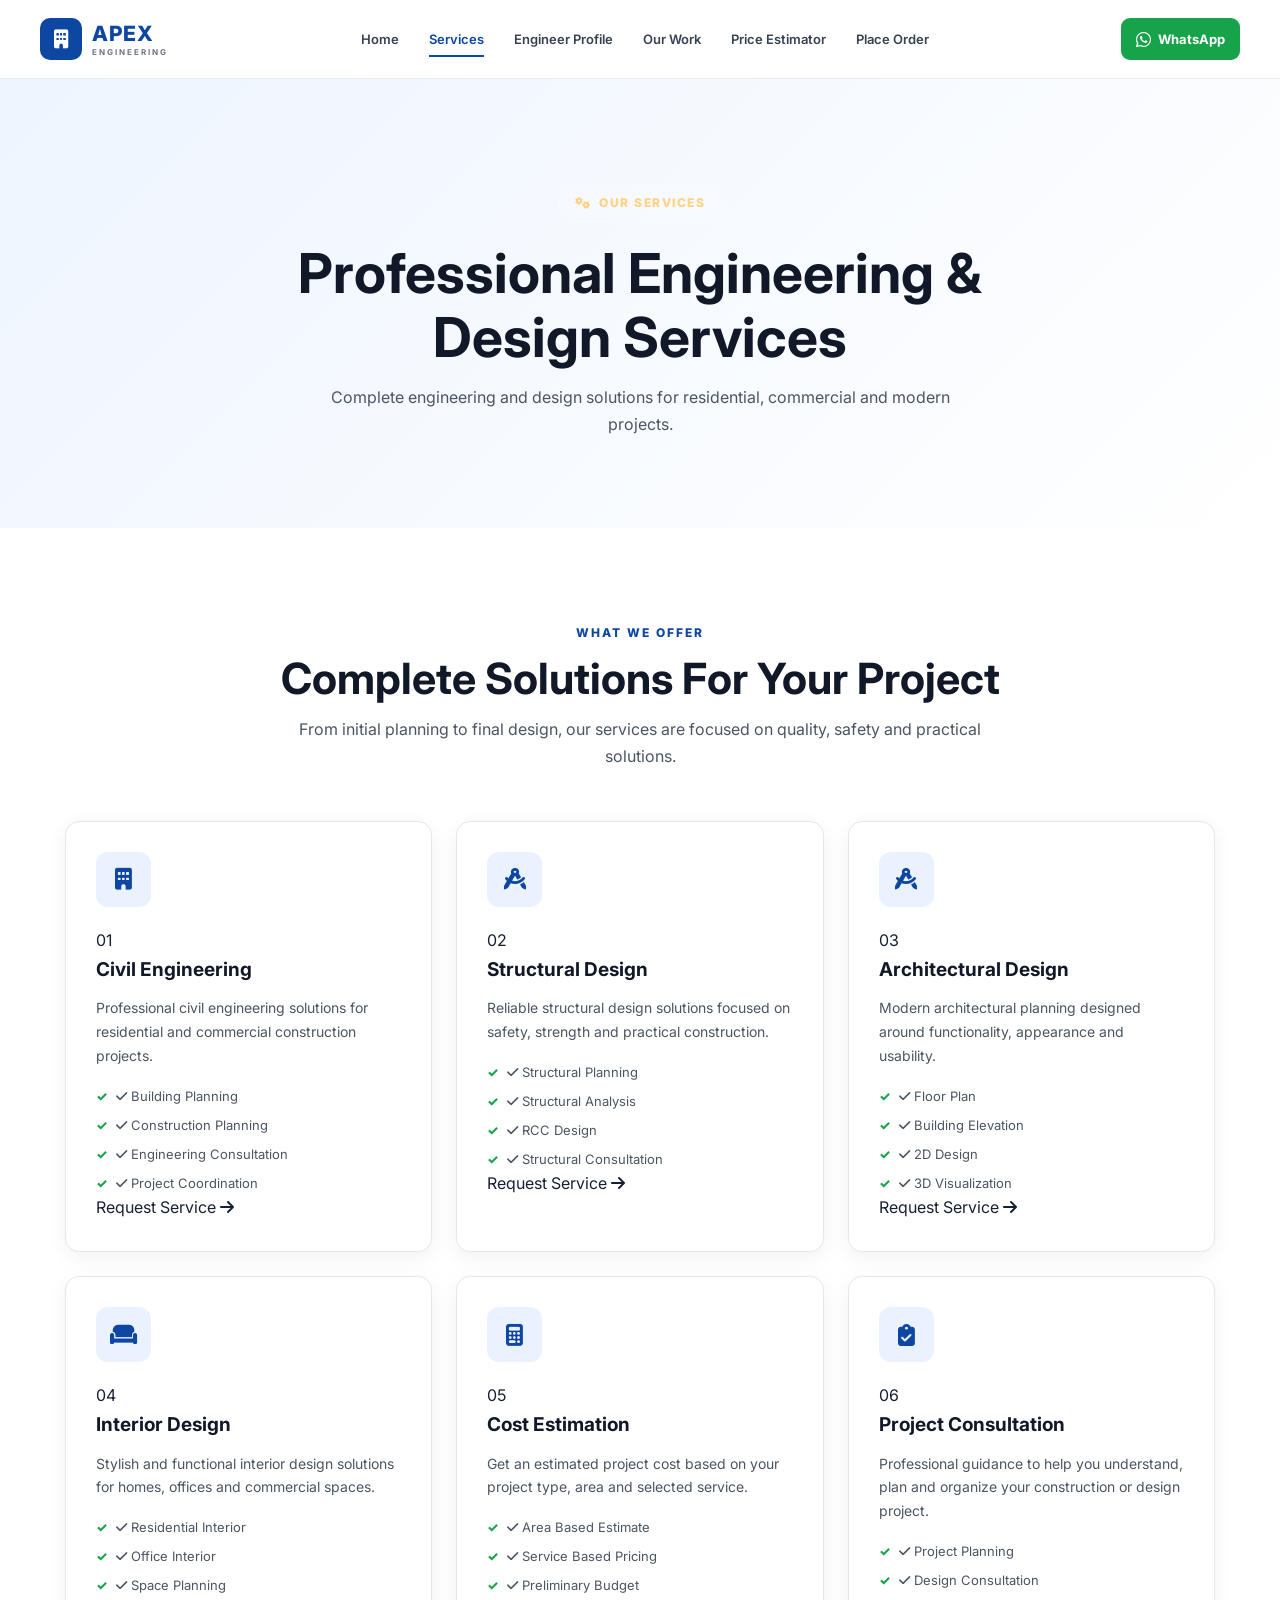
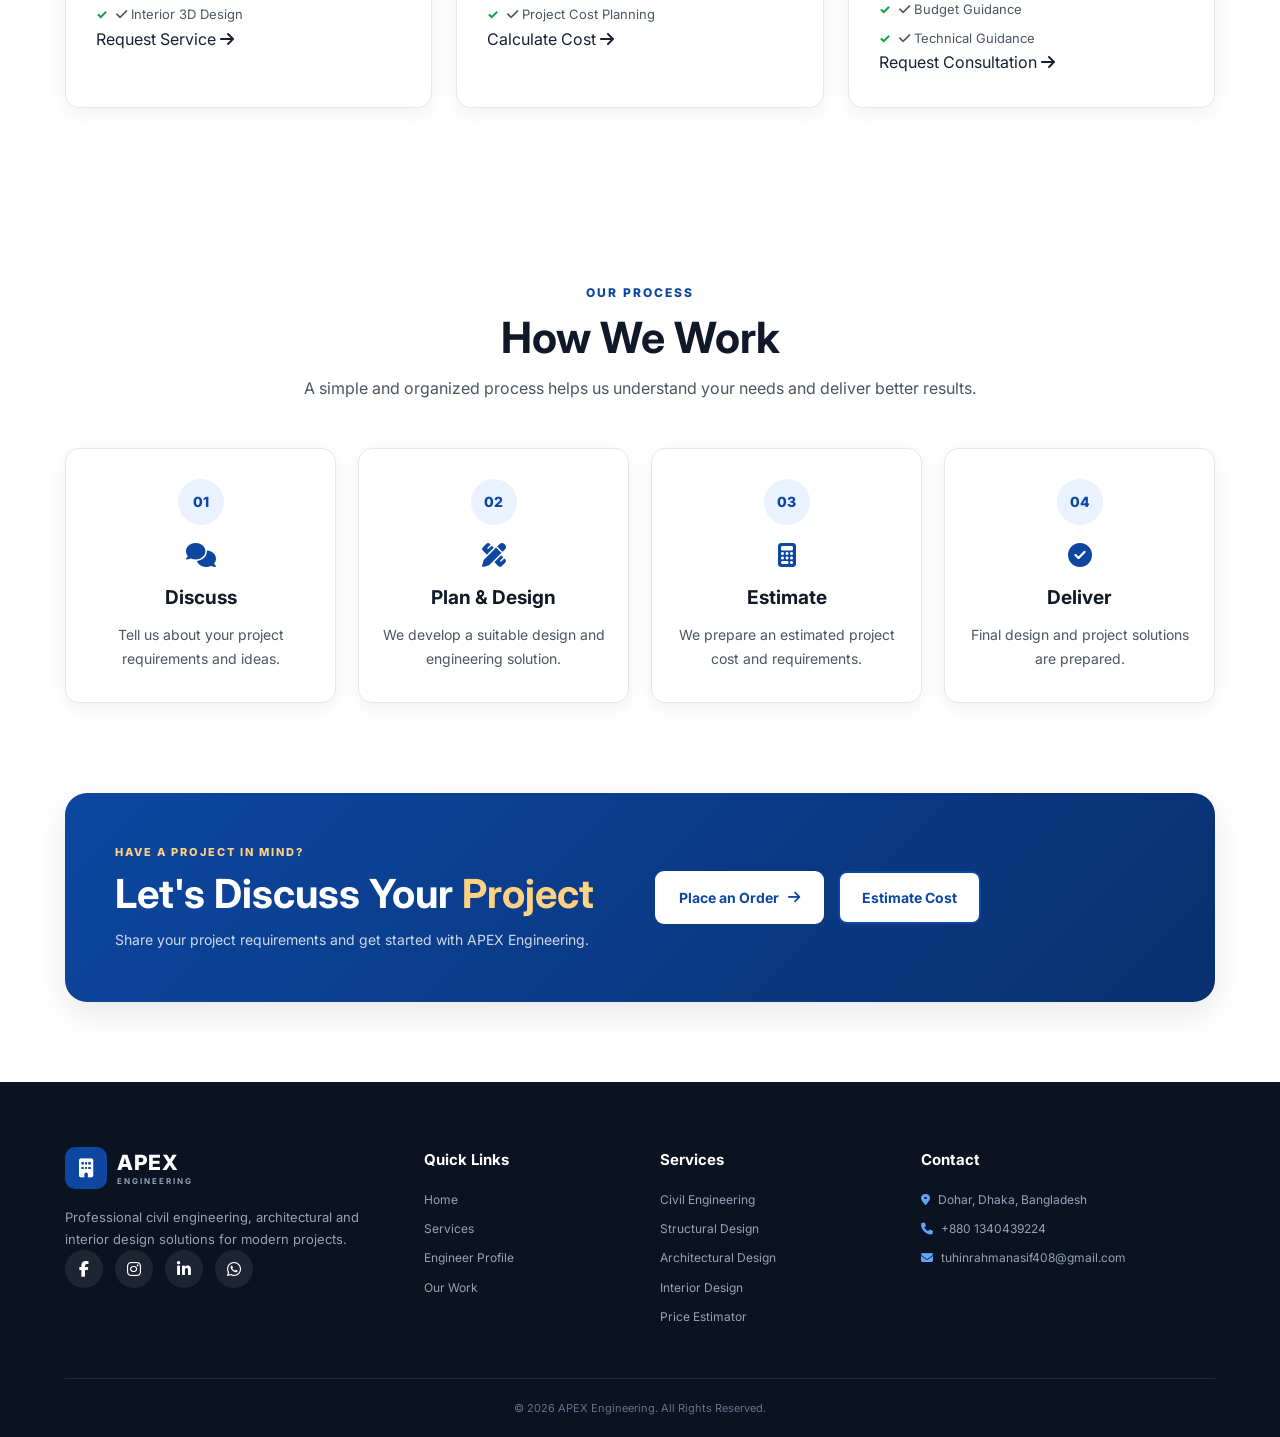
<file: html/services.html>
<!DOCTYPE html>
<html lang="en">

<head>

    <!-- =========================================
         BASIC META
    ========================================== -->

    <meta charset="UTF-8">

    <meta
        name="viewport"
        content="width=device-width, initial-scale=1.0"
    >

    <meta
        name="robots"
        content="index, follow"
    >

    <meta
        name="googlebot"
        content="index, follow"
    >


    <!-- =========================================
         SEO
    ========================================== -->

    <title>
        Engineering Services | APEX Engineering
    </title>

    <meta
        name="description"
        content="Explore APEX Engineering's professional civil engineering, structural design, architectural design, interior design and project estimation services in Bangladesh."
    >

    <meta
        name="author"
        content="APEX Engineering"
    >


    <!-- =========================================
         OPEN GRAPH
    ========================================== -->

    <meta
        property="og:type"
        content="website"
    >

    <meta
        property="og:title"
        content="Engineering Services | APEX Engineering"
    >

    <meta
        property="og:description"
        content="Professional civil, structural, architectural and interior design services for residential and commercial projects."
    >

    <meta
        property="og:site_name"
        content="APEX Engineering"
    >


    <!-- =========================================
         THEME
    ========================================== -->

    <meta
        name="theme-color"
        content="#0f172a"
    >


    <!-- =========================================
         GOOGLE FONTS
    ========================================== -->

    <link
        rel="preconnect"
        href="https://fonts.googleapis.com"
    >

    <link
        rel="preconnect"
        href="https://fonts.gstatic.com"
        crossorigin
    >

    <link
        href="https://fonts.googleapis.com/css2?family=Inter:wght@400;500;600;700;800&display=swap"
        rel="stylesheet"
    >


    <!-- =========================================
         FONT AWESOME
    ========================================== -->

    <link
        rel="stylesheet"
        href="https://cdnjs.cloudflare.com/ajax/libs/font-awesome/6.5.2/css/all.min.css"
    >


    <!-- =========================================
         MAIN CSS
    ========================================== -->

    <link
        rel="stylesheet"
        href="../css/style.css"
    >

</head>


<body>


<!-- =========================================
     HEADER
========================================== -->

<header class="header">

    <nav class="navbar">


        <!-- LOGO -->

        <a
            href="index.html"
            class="logo"
        >

            <i class="fa-solid fa-building"></i>

            <span>
                APEX
                <small>ENGINEERING</small>
            </span>

        </a>


        <!-- NAVIGATION -->

        <div class="nav-links">

            <a href="index.html">
                Home
            </a>

            <a
                href="services.html"
                class="active"
            >
                Services
            </a>

            <a href="about.html">
                Engineer Profile
            </a>

            <a href="portfolio.html">
                Our Work
            </a>

            <a href="calculator.html">
                Price Estimator
            </a>

            <a href="order.html">
                Place Order
            </a>

        </div>


        <!-- WHATSAPP -->

        <a
            href="https://wa.me/8801876910424"
            class="whatsapp-btn"
            target="_blank"
            rel="noopener noreferrer"
        >

            <i class="fa-brands fa-whatsapp"></i>

            WhatsApp

        </a>


        <!-- MOBILE MENU -->

        <button
            class="menu-btn"
            type="button"
            aria-label="Open navigation menu"
        >

            <i class="fa-solid fa-bars"></i>

        </button>

    </nav>

</header>



<!-- =========================================
     MAIN CONTENT
========================================== -->

<main>


    <!-- =====================================
         PAGE HERO
    ====================================== -->

    <section class="page-hero">


        <div class="page-hero-content">


            <span class="hero-tag">

                <i class="fa-solid fa-gears"></i>

                OUR SERVICES

            </span>


            <h1>
                Professional Engineering
                & Design Services
            </h1>


            <p>

                Complete engineering and design
                solutions for residential,
                commercial and modern projects.

            </p>


        </div>


    </section>



    <!-- =====================================
         SERVICES
    ====================================== -->

    <section class="section">


        <div class="section-heading">


            <span>
                WHAT WE OFFER
            </span>


            <h2>
                Complete Solutions For Your Project
            </h2>


            <p>

                From initial planning to final design,
                our services are focused on quality,
                safety and practical solutions.

            </p>


        </div>



        <div class="services-grid">


            <!-- =================================
                 SERVICE 01
            ================================== -->

            <article class="service-card">


                <div class="service-icon">

                    <i class="fa-solid fa-building"></i>

                </div>


                <span class="service-number">
                    01
                </span>


                <h3>
                    Civil Engineering
                </h3>


                <p>

                    Professional civil engineering
                    solutions for residential and
                    commercial construction projects.

                </p>


                <ul>

                    <li>
                        <i class="fa-solid fa-check"></i>
                        Building Planning
                    </li>

                    <li>
                        <i class="fa-solid fa-check"></i>
                        Construction Planning
                    </li>

                    <li>
                        <i class="fa-solid fa-check"></i>
                        Engineering Consultation
                    </li>

                    <li>
                        <i class="fa-solid fa-check"></i>
                        Project Coordination
                    </li>

                </ul>


                <a href="order.html">

                    Request Service

                    <i class="fa-solid fa-arrow-right"></i>

                </a>


            </article>



            <!-- =================================
                 SERVICE 02
            ================================== -->

            <article class="service-card">


                <div class="service-icon">

                    <i class="fa-solid fa-drafting-compass"></i>

                </div>


                <span class="service-number">
                    02
                </span>


                <h3>
                    Structural Design
                </h3>


                <p>

                    Reliable structural design solutions
                    focused on safety, strength and
                    practical construction.

                </p>


                <ul>

                    <li>
                        <i class="fa-solid fa-check"></i>
                        Structural Planning
                    </li>

                    <li>
                        <i class="fa-solid fa-check"></i>
                        Structural Analysis
                    </li>

                    <li>
                        <i class="fa-solid fa-check"></i>
                        RCC Design
                    </li>

                    <li>
                        <i class="fa-solid fa-check"></i>
                        Structural Consultation
                    </li>

                </ul>


                <a href="order.html">

                    Request Service

                    <i class="fa-solid fa-arrow-right"></i>

                </a>


            </article>



            <!-- =================================
                 SERVICE 03
            ================================== -->

            <article class="service-card">


                <div class="service-icon">

                    <i class="fa-solid fa-compass-drafting"></i>

                </div>


                <span class="service-number">
                    03
                </span>


                <h3>
                    Architectural Design
                </h3>


                <p>

                    Modern architectural planning
                    designed around functionality,
                    appearance and usability.

                </p>


                <ul>

                    <li>
                        <i class="fa-solid fa-check"></i>
                        Floor Plan
                    </li>

                    <li>
                        <i class="fa-solid fa-check"></i>
                        Building Elevation
                    </li>

                    <li>
                        <i class="fa-solid fa-check"></i>
                        2D Design
                    </li>

                    <li>
                        <i class="fa-solid fa-check"></i>
                        3D Visualization
                    </li>

                </ul>


                <a href="order.html">

                    Request Service

                    <i class="fa-solid fa-arrow-right"></i>

                </a>


            </article>



            <!-- =================================
                 SERVICE 04
            ================================== -->

            <article class="service-card">


                <div class="service-icon">

                    <i class="fa-solid fa-couch"></i>

                </div>


                <span class="service-number">
                    04
                </span>


                <h3>
                    Interior Design
                </h3>


                <p>

                    Stylish and functional interior
                    design solutions for homes,
                    offices and commercial spaces.

                </p>


                <ul>

                    <li>
                        <i class="fa-solid fa-check"></i>
                        Residential Interior
                    </li>

                    <li>
                        <i class="fa-solid fa-check"></i>
                        Office Interior
                    </li>

                    <li>
                        <i class="fa-solid fa-check"></i>
                        Space Planning
                    </li>

                    <li>
                        <i class="fa-solid fa-check"></i>
                        Interior 3D Design
                    </li>

                </ul>


                <a href="order.html">

                    Request Service

                    <i class="fa-solid fa-arrow-right"></i>

                </a>


            </article>



            <!-- =================================
                 SERVICE 05
            ================================== -->

            <article class="service-card">


                <div class="service-icon">

                    <i class="fa-solid fa-calculator"></i>

                </div>


                <span class="service-number">
                    05
                </span>


                <h3>
                    Cost Estimation
                </h3>


                <p>

                    Get an estimated project cost
                    based on your project type,
                    area and selected service.

                </p>


                <ul>

                    <li>
                        <i class="fa-solid fa-check"></i>
                        Area Based Estimate
                    </li>

                    <li>
                        <i class="fa-solid fa-check"></i>
                        Service Based Pricing
                    </li>

                    <li>
                        <i class="fa-solid fa-check"></i>
                        Preliminary Budget
                    </li>

                    <li>
                        <i class="fa-solid fa-check"></i>
                        Project Cost Planning
                    </li>

                </ul>


                <a href="calculator.html">

                    Calculate Cost

                    <i class="fa-solid fa-arrow-right"></i>

                </a>


            </article>



            <!-- =================================
                 SERVICE 06
            ================================== -->

            <article class="service-card">


                <div class="service-icon">

                    <i class="fa-solid fa-clipboard-check"></i>

                </div>


                <span class="service-number">
                    06
                </span>


                <h3>
                    Project Consultation
                </h3>


                <p>

                    Professional guidance to help
                    you understand, plan and organize
                    your construction or design project.

                </p>


                <ul>

                    <li>
                        <i class="fa-solid fa-check"></i>
                        Project Planning
                    </li>

                    <li>
                        <i class="fa-solid fa-check"></i>
                        Design Consultation
                    </li>

                    <li>
                        <i class="fa-solid fa-check"></i>
                        Budget Guidance
                    </li>

                    <li>
                        <i class="fa-solid fa-check"></i>
                        Technical Guidance
                    </li>

                </ul>


                <a href="order.html">

                    Request Consultation

                    <i class="fa-solid fa-arrow-right"></i>

                </a>


            </article>


        </div>

    </section>



    <!-- =====================================
         PROCESS
    ====================================== -->

    <section class="process-section">


        <div class="section-heading">


            <span>
                OUR PROCESS
            </span>


            <h2>
                How We Work
            </h2>


            <p>

                A simple and organized process
                helps us understand your needs
                and deliver better results.

            </p>


        </div>



        <div class="process-grid">


            <div class="process-step">


                <div class="process-number">
                    01
                </div>


                <i class="fa-solid fa-comments"></i>


                <h3>
                    Discuss
                </h3>


                <p>

                    Tell us about your project
                    requirements and ideas.

                </p>


            </div>



            <div class="process-step">


                <div class="process-number">
                    02
                </div>


                <i class="fa-solid fa-pen-ruler"></i>


                <h3>
                    Plan & Design
                </h3>


                <p>

                    We develop a suitable design
                    and engineering solution.

                </p>


            </div>



            <div class="process-step">


                <div class="process-number">
                    03
                </div>


                <i class="fa-solid fa-calculator"></i>


                <h3>
                    Estimate
                </h3>


                <p>

                    We prepare an estimated
                    project cost and requirements.

                </p>


            </div>



            <div class="process-step">


                <div class="process-number">
                    04
                </div>


                <i class="fa-solid fa-circle-check"></i>


                <h3>
                    Deliver
                </h3>


                <p>

                    Final design and project
                    solutions are prepared.

                </p>


            </div>


        </div>


    </section>



    <!-- =====================================
         CTA
    ====================================== -->

    <section class="cta-section">


        <div>


            <span>
                HAVE A PROJECT IN MIND?
            </span>


            <h2>

                Let's Discuss Your

                <strong>
                    Project
                </strong>

            </h2>


            <p>

                Share your project requirements
                and get started with APEX Engineering.

            </p>


        </div>


        <div class="cta-buttons">


            <a
                href="order.html"
                class="btn primary-btn"
            >

                Place an Order

                <i class="fa-solid fa-arrow-right"></i>

            </a>


            <a
                href="calculator.html"
                class="btn secondary-btn"
            >

                Estimate Cost

            </a>


        </div>


    </section>


</main>



<!-- =========================================
     FOOTER
========================================== -->

<footer class="footer">


    <div class="footer-container">


        <!-- ABOUT -->

        <div class="footer-about">


            <a
                href="index.html"
                class="logo"
            >

                <i class="fa-solid fa-building"></i>

                <span>
                    APEX
                    <small>ENGINEERING</small>
                </span>

            </a>


            <p>

                Professional civil engineering,
                architectural and interior design
                solutions for modern projects.

            </p>


            <div class="social-links">


                <a
                    href="#"
                    aria-label="Facebook"
                >
                    <i class="fa-brands fa-facebook-f"></i>
                </a>


                <a
                    href="#"
                    aria-label="Instagram"
                >
                    <i class="fa-brands fa-instagram"></i>
                </a>


                <a
                    href="#"
                    aria-label="LinkedIn"
                >
                    <i class="fa-brands fa-linkedin-in"></i>
                </a>


                <a
                    href="https://wa.me/8801876910424"
                    target="_blank"
                    rel="noopener noreferrer"
                    aria-label="WhatsApp"
                >
                    <i class="fa-brands fa-whatsapp"></i>
                </a>


            </div>


        </div>



        <!-- QUICK LINKS -->

        <div class="footer-column">


            <h3>
                Quick Links
            </h3>


            <a href="index.html">
                Home
            </a>


            <a href="services.html">
                Services
            </a>


            <a href="about.html">
                Engineer Profile
            </a>


            <a href="portfolio.html">
                Our Work
            </a>


        </div>



        <!-- SERVICES -->

        <div class="footer-column">


            <h3>
                Services
            </h3>


            <a href="services.html">
                Civil Engineering
            </a>


            <a href="services.html">
                Structural Design
            </a>


            <a href="services.html">
                Architectural Design
            </a>


            <a href="services.html">
                Interior Design
            </a>


            <a href="calculator.html">
                Price Estimator
            </a>


        </div>



        <!-- CONTACT -->

        <div class="footer-column">


            <h3>
                Contact
            </h3>


            <p>

                <i class="fa-solid fa-location-dot"></i>

                Dohar, Dhaka, Bangladesh

            </p>


            <p>

                <i class="fa-solid fa-phone"></i>

                +880 1340439224

            </p>


            <p>

                <i class="fa-solid fa-envelope"></i>

                tuhinrahmanasif408@gmail.com

            </p>


        </div>


    </div>



    <!-- FOOTER BOTTOM -->

    <div class="footer-bottom">


        <p>

            ©
            <span class="current-year">2026</span>
            APEX Engineering.
            All Rights Reserved.

        </p>


    </div>


</footer>



<!-- =========================================
     JAVASCRIPT
========================================== -->

<script src="../js/config.js"></script>

<script src="../js/script.js"></script>


</body>

</html>
</file>
<file: css/style.css>
/* =========================================================
APEX ENGINEERING
MAIN WEBSITE STYLESHEET
========================================================= */

/* =========================================================
01. RESET & GLOBAL
========================================================= */

* {
  margin: 0;
  padding: 0;
  box-sizing: border-box;
  }

html {
scroll-behavior: smooth;
}

body {
font-family: "Inter", Arial, sans-serif;
background: #ffffff;
color: #172033;
line-height: 1.7;
overflow-x: hidden;
}

img {
max-width: 100%;
display: block;
}

a {
color: inherit;
text-decoration: none;
}

button,
input,
select,
textarea {
font-family: inherit;
}

button {
cursor: pointer;
}

ul {
list-style: none;
}

.container,
.section-container,
.project-details-container {
width: min(1180px, 92%);
margin: 0 auto;
}

/* =========================================================
02. COLORS
========================================================= */

:root {
--primary: #0d47a1;
--primary-dark: #08306f;
--primary-light: #eaf2ff;


--secondary: #ff9800;
--secondary-dark: #e68900;

--dark: #111827;
--text: #4b5563;
--muted: #6b7280;

--light: #f7f9fc;
--light-blue: #f1f6ff;

--white: #ffffff;
--border: #e5e7eb;

--success: #16a34a;

--shadow-sm: 0 5px 20px rgba(0, 0, 0, 0.06);
--shadow-md: 0 12px 35px rgba(0, 0, 0, 0.09);
--shadow-lg: 0 20px 50px rgba(0, 0, 0, 0.12);

--radius-sm: 8px;
--radius-md: 14px;
--radius-lg: 22px;


}

/* =========================================================
03. HEADER
========================================================= */

.header {
position: sticky;
top: 0;
z-index: 1000;


width: 100%;

background: rgba(255, 255, 255, 0.96);

border-bottom: 1px solid rgba(229, 231, 235, 0.8);

backdrop-filter: blur(12px);


}

.navbar {
width: min(1200px, 94%);
min-height: 78px;


margin: 0 auto;

display: flex;
align-items: center;
justify-content: space-between;

gap: 25px;


}

/* =========================================================
LOGO
========================================================= */

.logo {
display: inline-flex;
align-items: center;
gap: 10px;


color: var(--primary);

font-size: 21px;
font-weight: 800;

letter-spacing: 0.5px;

white-space: nowrap;


}

.logo i {
width: 42px;
height: 42px;


display: flex;
align-items: center;
justify-content: center;

border-radius: 10px;

background: var(--primary);
color: var(--white);

font-size: 19px;


}

.logo span {
display: flex;
flex-direction: column;


line-height: 1.1;


}

.logo small {
margin-top: 3px;


color: var(--muted);

font-size: 8px;
font-weight: 700;

letter-spacing: 2px;


}

/* =========================================================
NAVIGATION
========================================================= */

.nav-links {
display: flex;
align-items: center;
justify-content: center;


gap: 6px;


}

.nav-links a {
position: relative;


padding: 9px 12px;

color: #374151;

font-size: 13px;
font-weight: 600;

transition: 0.25s ease;


}

.nav-links a::after {
content: "";


position: absolute;

left: 12px;
right: 12px;
bottom: 2px;

height: 2px;

background: var(--primary);

transform: scaleX(0);
transform-origin: center;

transition: 0.25s ease;


}

.nav-links a:hover,
.nav-links a.active {
color: var(--primary);
}

.nav-links a:hover::after,
.nav-links a.active::after {
transform: scaleX(1);
}

/* =========================================================
WHATSAPP BUTTON
========================================================= */

.whatsapp-btn {
display: inline-flex;
align-items: center;
justify-content: center;


gap: 7px;

padding: 10px 15px;

border-radius: 9px;

background: #16a34a;
color: #ffffff;

font-size: 13px;
font-weight: 700;

transition: 0.25s ease;


}

.whatsapp-btn:hover {
transform: translateY(-2px);
box-shadow: 0 8px 20px rgba(22, 163, 74, 0.25);
}

.whatsapp-btn i {
font-size: 17px;
}

/* =========================================================
MOBILE MENU
========================================================= */

.menu-btn {
display: none;


width: 43px;
height: 43px;

border: 1px solid var(--border);
border-radius: 9px;

background: var(--white);
color: var(--dark);

font-size: 19px;


}

/* =========================================================
04. BUTTONS
========================================================= */

.btn {
display: inline-flex;
align-items: center;
justify-content: center;


gap: 9px;

padding: 13px 22px;

border-radius: 9px;

border: 2px solid transparent;

font-size: 14px;
font-weight: 700;

transition: 0.25s ease;


}

.primary-btn {
background: var(--primary);
color: var(--white);
}

.primary-btn:hover {
background: var(--primary-dark);


transform: translateY(-2px);

box-shadow: 0 10px 25px rgba(13, 71, 161, 0.22);


}

.secondary-btn {
background: var(--white);
color: var(--primary);


border-color: var(--primary);


}

.secondary-btn:hover {
background: var(--primary);
color: var(--white);
}

/* Order page uses "btn-primary" naming instead of "primary-btn" */
.btn-primary {
background: var(--primary);
color: var(--white);
}

.btn-primary:hover {
background: var(--primary-dark);

transform: translateY(-2px);

box-shadow: 0 10px 25px rgba(13, 71, 161, 0.22);
}

/* =========================================================
05. HERO
========================================================= */

.hero {
position: relative;


min-height: 650px;

display: flex;
align-items: center;

background:
    linear-gradient(
        90deg,
        rgba(7, 28, 65, 0.94),
        rgba(7, 28, 65, 0.76),
        rgba(7, 28, 65, 0.42)
    ),
    url("https://images.unsplash.com/photo-1541888946425-d81bb19240f5?auto=format&fit=crop&w=1800&q=85")
    center / cover no-repeat;

color: var(--white);


}

.hero-content {
width: min(1180px, 92%);
margin: 0 auto;
}

.hero-content > span {
display: inline-block;


margin-bottom: 17px;

color: #ffd180;

font-size: 13px;
font-weight: 800;

letter-spacing: 2px;


}

.hero h1 {
max-width: 800px;


margin-bottom: 20px;

font-size: clamp(38px, 5vw, 66px);

line-height: 1.08;

font-weight: 800;

letter-spacing: -1.5px;


}

.hero p {
max-width: 650px;


margin-bottom: 30px;

color: rgba(255, 255, 255, 0.88);

font-size: 17px;


}

.hero-buttons {
display: flex;
flex-wrap: wrap;
gap: 12px;
}

/* =========================================================
06. PAGE HERO
========================================================= */

.page-hero {
padding: 105px 20px 90px;


text-align: center;

background:
    linear-gradient(
        135deg,
        #eef5ff,
        #ffffff
    );


}

.page-hero > span {
display: block;


margin-bottom: 12px;

color: var(--primary);

font-size: 12px;
font-weight: 800;

letter-spacing: 2px;


}

.page-hero h1 {
max-width: 850px;


margin: 0 auto 15px;

color: var(--dark);

font-size: clamp(34px, 5vw, 55px);

line-height: 1.15;


}

.page-hero p {
max-width: 680px;


margin: auto;

color: var(--text);

font-size: 16px;


}

/* =========================================================
07. GENERAL SECTION
========================================================= */

.section {
padding: 95px 0;
}

.section-heading {
max-width: 750px;


margin: 0 auto 50px;

text-align: center;


}

.section-heading > span {
display: block;


margin-bottom: 9px;

color: var(--primary);

font-size: 12px;
font-weight: 800;

letter-spacing: 2px;


}

.section-heading h2 {
margin-bottom: 12px;


color: var(--dark);

font-size: clamp(30px, 4vw, 43px);

line-height: 1.2;


}

.section-heading p {
color: var(--text);
}

/* =========================================================
08. STATS
========================================================= */

.stats-section {
padding: 0;


background: var(--primary);
color: var(--black);


}

.stats-container {
width: min(1100px, 92%);


margin: auto;

display: grid;

grid-template-columns: repeat(4, 1fr);


}

.stat-box {
padding: 35px 20px;


text-align: center;

border-right: 1px solid rgba(255, 255, 255, 0.15);


}

.stat-box:last-child {
border-right: none;
}

.stat-box strong {
display: block;


margin-bottom: 4px;

font-size: 34px;
font-weight: 800;


}

.stat-box span {
color: rgba(255, 255, 255, 0.78);


font-size: 13px;


}

/* =========================================================
09. SERVICE CARDS
========================================================= */

.services-grid {
width: min(1150px, 92%);


margin: auto;

display: grid;

grid-template-columns: repeat(3, 1fr);

gap: 24px;


}

.service-card {
padding: 30px;


background: var(--white);

border: 1px solid var(--border);

border-radius: var(--radius-md);

box-shadow: var(--shadow-sm);

transition: 0.3s ease;


}

.service-card:hover {
transform: translateY(-7px);


box-shadow: var(--shadow-md);

border-color: rgba(13, 71, 161, 0.25);


}

.service-card > i {
width: 55px;
height: 55px;


margin-bottom: 20px;

display: flex;
align-items: center;
justify-content: center;

border-radius: 12px;

background: var(--primary-light);
color: var(--primary);

font-size: 22px;


}

.service-card h3 {
margin-bottom: 10px;


color: var(--dark);

font-size: 19px;


}

.service-card p {
margin-bottom: 17px;


color: var(--text);

font-size: 14px;


}

.service-card ul {
display: flex;
flex-direction: column;


gap: 7px;


}

.service-card li {
position: relative;


padding-left: 20px;

color: var(--text);

font-size: 13px;


}

.service-card li::before {
content: "✓";


position: absolute;
left: 0;

color: var(--success);

font-weight: 800;


}

/* =========================================================
10. WHY CHOOSE US
========================================================= */

.why-section {
background: var(--light);
}

.why-grid {
width: min(1100px, 92%);


margin: auto;

display: grid;

grid-template-columns: repeat(3, 1fr);

gap: 25px;


}

.why-card {
padding: 28px;


background: var(--white);

border-radius: var(--radius-md);

box-shadow: var(--shadow-sm);


}

.why-card i {
display: block;


margin-bottom: 17px;

color: var(--primary);

font-size: 29px;


}

.why-card h3 {
margin-bottom: 9px;


color: var(--dark);

font-size: 18px;


}

.why-card p {
color: var(--text);


font-size: 14px;


}

/* =========================================================
11. CTA
========================================================= */

.cta-section {
width: min(1150px, 92%);


margin: 80px auto;

padding: 50px;

display: flex;
align-items: center;
justify-content: space-between;

gap: 30px;

border-radius: var(--radius-lg);

background:
    linear-gradient(
        135deg,
        #0d47a1,
        #08306f
    );

color: var(--white);

box-shadow: var(--shadow-md);


}

.cta-section > div {
flex: 1;
}

.cta-section > div > span {
display: block;


margin-bottom: 9px;

color: #ffd180;

font-size: 11px;
font-weight: 800;

letter-spacing: 2px;


}

.cta-section h2 {
margin-bottom: 10px;


font-size: clamp(27px, 4vw, 40px);

line-height: 1.2;


}

.cta-section h2 strong {
color: #ffd180;
}

.cta-section p {
max-width: 600px;


color: rgba(255, 255, 255, 0.8);

font-size: 14px;


}

.cta-section .btn {
flex-shrink: 0;


background: var(--white);
color: var(--primary);


}

.cta-section .btn:hover {
background: #f1f5f9;
}

/* =========================================================
12. ENGINEER PROFILE
========================================================= */

.profile-section {
width: min(1100px, 92%);


margin: 0 auto 80px;

display: grid;

grid-template-columns: 400px 1fr;

gap: 60px;

align-items: center;


}

.profile-section:nth-of-type(even) {
direction: rtl;
}

.profile-section:nth-of-type(even) > * {
direction: ltr;
}

.profile-image {
position: relative;


overflow: hidden;

border-radius: var(--radius-lg);

background: var(--light);

box-shadow: var(--shadow-md);


}

.profile-image img {
width: 100%;
height: 470px;


object-fit: cover;

transition: 0.4s ease;


}

.profile-image:hover img {
transform: scale(1.04);
}

.profile-content .section-label {
display: block;


margin-bottom: 8px;

color: var(--primary);

font-size: 11px;
font-weight: 800;

letter-spacing: 2px;


}

.profile-content h2 {
margin-bottom: 5px;


color: var(--dark);

font-size: 30px;

line-height: 1.2;


}

.profile-content h3 {
margin-bottom: 17px;


color: var(--primary);

font-size: 16px;


}

.profile-content > p {
margin-bottom: 14px;


color: var(--text);

font-size: 14px;


}

.profile-stats {
margin-top: 25px;


display: flex;

gap: 35px;


}

.profile-stats div {
display: flex;
flex-direction: column;
}

.profile-stats strong {
color: var(--primary);


font-size: 27px;


}

.profile-stats span {
color: var(--muted);


font-size: 11px;


}

/* =========================================================
13. EXPERTISE
========================================================= */

.expertise-grid {
width: min(1100px, 92%);


margin: auto;

display: grid;

grid-template-columns: repeat(4, 1fr);

gap: 20px;


}

.expertise-card {
padding: 27px;


border: 1px solid var(--border);

border-radius: var(--radius-md);

background: var(--white);

transition: 0.3s ease;


}

.expertise-card:hover {
transform: translateY(-5px);


box-shadow: var(--shadow-sm);

border-color: rgba(13, 71, 161, 0.2);


}

.expertise-card i {
margin-bottom: 17px;


color: var(--primary);

font-size: 28px;


}

.expertise-card h3 {
margin-bottom: 8px;


color: var(--dark);

font-size: 17px;


}

.expertise-card p {
color: var(--text);


font-size: 13px;


}

/* =========================================================
14. PORTFOLIO
========================================================= */

.portfolio-section {
width: min(1150px, 92%);


margin: 0 auto;

padding: 70px 0 100px;


}

.portfolio-filters {
margin-bottom: 45px;


display: flex;
align-items: center;
justify-content: center;

flex-wrap: wrap;

gap: 10px;


}

.filter-btn {
padding: 10px 18px;


border: 1px solid var(--border);
border-radius: 30px;

background: var(--white);
color: var(--text);

font-size: 13px;
font-weight: 600;

transition: 0.25s ease;


}

.filter-btn:hover,
.filter-btn.active {
background: var(--primary);
color: var(--white);


border-color: var(--primary);


}

.portfolio-grid {
display: grid;


grid-template-columns: repeat(3, 1fr);

gap: 25px;


}

.project-card {
overflow: hidden;


background: var(--white);

border: 1px solid var(--border);

border-radius: var(--radius-md);

box-shadow: var(--shadow-sm);

transition: 0.3s ease;


}

.project-card:hover {
transform: translateY(-7px);


box-shadow: var(--shadow-md);


}

.project-image {
position: relative;


height: 250px;

overflow: hidden;

background: var(--light);


}

.project-image img {
width: 100%;
height: 100%;


object-fit: cover;

transition: 0.4s ease;


}

.project-card:hover .project-image img {
transform: scale(1.06);
}

.project-hover {
position: absolute;


inset: 0;

display: flex;
align-items: center;
justify-content: center;

gap: 9px;

background: rgba(13, 71, 161, 0.72);

color: var(--white);

font-size: 14px;
font-weight: 700;

opacity: 0;

transition: 0.3s ease;


}

.project-card:hover .project-hover {
opacity: 1;
}

.project-content {
padding: 23px;
}

.project-content > span {
display: block;


margin-bottom: 6px;

color: var(--primary);

font-size: 10px;
font-weight: 800;

letter-spacing: 1.5px;


}

.project-content h3 {
margin-bottom: 8px;


color: var(--dark);

font-size: 19px;


}

.project-content p {
margin-bottom: 15px;


color: var(--text);

font-size: 13px;


}

.project-location {
display: flex;
align-items: center;


gap: 7px;

color: var(--muted);

font-size: 12px;


}

.project-location i {
color: var(--primary);
}

/* =========================================================
15. PROJECT DETAILS
========================================================= */

.project-details-hero {
padding: 75px 0;


background:
    linear-gradient(
        135deg,
        #edf4ff,
        #ffffff
    );


}

.back-project {
display: inline-flex;
align-items: center;


gap: 8px;

margin-bottom: 35px;

color: var(--primary);

font-size: 13px;
font-weight: 700;


}

.back-project:hover {
text-decoration: underline;
}

.project-details-heading > span {
display: block;


margin-bottom: 9px;

color: var(--primary);

font-size: 11px;
font-weight: 800;

letter-spacing: 2px;


}

.project-details-heading h1 {
max-width: 850px;


margin-bottom: 12px;

color: var(--dark);

font-size: clamp(35px, 5vw, 55px);

line-height: 1.15;


}

.project-details-heading p {
max-width: 700px;


color: var(--text);

font-size: 16px;


}

.project-main-section {
padding: 75px 0;
}

.project-main-image {
overflow: hidden;


margin-bottom: 35px;

border-radius: var(--radius-lg);

background: var(--light);

box-shadow: var(--shadow-md);


}

.project-main-image img {
width: 100%;
max-height: 650px;


object-fit: cover;


}

.project-info-grid {
display: grid;


grid-template-columns: repeat(4, 1fr);

gap: 15px;


}

.project-info-card {
padding: 22px;


display: flex;
align-items: center;

gap: 15px;

border: 1px solid var(--border);

border-radius: var(--radius-md);

background: var(--white);


}

.project-info-card > i {
width: 45px;
height: 45px;


flex-shrink: 0;

display: flex;
align-items: center;
justify-content: center;

border-radius: 10px;

background: var(--primary-light);
color: var(--primary);

font-size: 18px;


}

.project-info-card span {
display: block;


margin-bottom: 2px;

color: var(--muted);

font-size: 10px;


}

.project-info-card strong {
display: block;


color: var(--dark);

font-size: 13px;


}

/* =========================================================
PROJECT CONTENT
========================================================= */

.project-content-section {
padding: 85px 0;
}

.project-light-section {
background: var(--light);
}

.project-section-heading {
margin-bottom: 35px;
}

.project-section-heading > span {
display: block;


margin-bottom: 8px;

color: var(--primary);

font-size: 11px;
font-weight: 800;

letter-spacing: 2px;


}

.project-section-heading h2 {
margin-bottom: 9px;


color: var(--dark);

font-size: clamp(28px, 4vw, 40px);

line-height: 1.2;


}

.project-section-heading p {
color: var(--text);


font-size: 14px;


}

.project-overview-box {
padding: 30px;


border-left: 4px solid var(--primary);

border-radius: 0 var(--radius-md) var(--radius-md) 0;

background: var(--light-blue);


}

.project-overview-box p {
color: var(--text);


font-size: 15px;


}

/* =========================================================
DESIGN GRID
========================================================= */

.design-grid {
display: grid;


grid-template-columns: repeat(3, 1fr);

gap: 22px;


}

.design-card {
padding: 30px;


background: var(--white);

border: 1px solid var(--border);

border-radius: var(--radius-md);

box-shadow: var(--shadow-sm);


}

.design-icon {
width: 52px;
height: 52px;


margin-bottom: 18px;

display: flex;
align-items: center;
justify-content: center;

border-radius: 11px;

background: var(--primary-light);
color: var(--primary);

font-size: 21px;


}

.design-card h3 {
margin-bottom: 8px;


color: var(--dark);

font-size: 18px;


}

.design-card p {
color: var(--text);


font-size: 13px;


}

/* =========================================================
DRAWING
========================================================= */

.drawing-container {
padding: 20px;


background: var(--white);

border: 1px solid var(--border);

border-radius: var(--radius-md);


}

.drawing-image {
min-height: 300px;


display: flex;
align-items: center;
justify-content: center;

overflow: hidden;

background: #f3f4f6;


}

.drawing-image img {
width: 100%;


max-height: 700px;

object-fit: contain;


}

/* =========================================================
VISUALIZATION
========================================================= */

.visualization-grid {
display: grid;


grid-template-columns: repeat(2, 1fr);

gap: 22px;


}

.visualization-image {
overflow: hidden;


min-height: 300px;

border-radius: var(--radius-md);

background: #e5e7eb;


}

.visualization-image img {
width: 100%;
height: 100%;


min-height: 300px;

object-fit: cover;

transition: 0.4s ease;


}

.visualization-image:hover img {
transform: scale(1.04);
}

/* =========================================================
TECHNICAL TABLE
========================================================= */

.technical-table {
overflow: hidden;


border: 1px solid var(--border);

border-radius: var(--radius-md);

background: var(--white);


}

.technical-row {
min-height: 58px;


padding: 14px 20px;

display: flex;
align-items: center;
justify-content: space-between;

gap: 20px;

border-bottom: 1px solid var(--border);


}

.technical-row:last-child {
border-bottom: none;
}

.technical-row span {
color: var(--text);


font-size: 13px;


}

.technical-row strong {
color: var(--dark);


font-size: 13px;

text-align: right;


}

/* =========================================================
MATERIALS
========================================================= */

.materials-grid {
display: grid;


grid-template-columns: repeat(3, 1fr);

gap: 18px;


}

.material-card {
padding: 22px;


background: var(--white);

border: 1px solid var(--border);

border-radius: var(--radius-md);


}

.material-card i {
margin-bottom: 12px;


color: var(--primary);

font-size: 24px;


}

.material-card h3 {
margin-bottom: 6px;


color: var(--dark);

font-size: 16px;


}

.material-card p {
color: var(--text);


font-size: 13px;


}

/* =========================================================
BILLING
========================================================= */

.billing-box {
padding: 20px;


background: var(--white);

border: 1px solid var(--border);

border-radius: var(--radius-md);


}

.billing-table {
overflow: hidden;


border: 1px solid var(--border);

border-radius: 10px;


}

.billing-row {
min-height: 55px;


padding: 14px 18px;

display: grid;

grid-template-columns: 1fr 180px;

align-items: center;

gap: 20px;

border-bottom: 1px solid var(--border);


}

.billing-row:last-child {
border-bottom: none;
}

.billing-row span {
color: var(--text);


font-size: 13px;


}

.billing-row strong {
color: var(--dark);


font-size: 13px;

text-align: right;


}

.billing-header {
background: var(--primary);
}

.billing-header span {
color: var(--white);


font-weight: 700;


}

.billing-total {
background: var(--light-blue);
}

.billing-total span,
.billing-total strong {
color: var(--primary);


font-weight: 800;


}

/* =========================================================
PROJECT FEATURES
========================================================= */

.features-grid {
display: grid;


grid-template-columns: repeat(2, 1fr);

gap: 17px;


}

.feature-card {
padding: 20px;


display: flex;
align-items: flex-start;

gap: 13px;

background: var(--white);

border: 1px solid var(--border);

border-radius: var(--radius-md);


}

.feature-card i {
color: var(--success);


font-size: 18px;


}

.feature-card p {
color: var(--text);


font-size: 13px;


}

/* =========================================================
16. CALCULATOR
========================================================= */

.calculator-section {
padding: 80px 0;
}

.calculator-container {
width: min(1000px, 92%);


margin: auto;

display: grid;

grid-template-columns: 1fr 0.8fr;

gap: 25px;

align-items: stretch;


}

.calculator-card {
padding: 35px;


background: var(--white);

border: 1px solid var(--border);

border-radius: var(--radius-lg);

box-shadow: var(--shadow-md);


}

.calculator-heading {
margin-bottom: 30px;
}

.calculator-heading > span {
display: block;


margin-bottom: 8px;

color: var(--primary);

font-size: 11px;
font-weight: 800;

letter-spacing: 2px;


}

.calculator-heading h2 {
margin-bottom: 9px;


color: var(--dark);

font-size: 28px;


}

.calculator-heading p {
color: var(--text);


font-size: 13px;


}

.calculator-form {
display: flex;
flex-direction: column;


gap: 20px;


}

/* =========================================================
17. FORM
========================================================= */

.form-group {
display: flex;
flex-direction: column;


gap: 7px;


}

.form-group label {
color: var(--dark);


font-size: 13px;
font-weight: 700;


}

.form-group label span {
color: #dc2626;
}

.form-group input,
.form-group select,
.form-group textarea,
.calculator-form input,
.calculator-form select {
width: 100%;


padding: 13px 14px;

border: 1px solid #d8dee8;

border-radius: 9px;

outline: none;

background: var(--white);
color: var(--dark);

font-size: 13px;

transition: 0.2s ease;


}

.form-group input:focus,
.form-group select:focus,
.form-group textarea:focus,
.calculator-form input:focus,
.calculator-form select:focus {
border-color: var(--primary);


box-shadow: 0 0 0 3px rgba(13, 71, 161, 0.08);


}

.form-group textarea {
resize: vertical;


min-height: 150px;


}

.input-with-unit {
position: relative;
}

.input-with-unit input {
padding-right: 70px;
}

.input-with-unit span {
position: absolute;


right: 14px;
top: 50%;

transform: translateY(-50%);

color: var(--muted);

font-size: 11px;
font-weight: 600;


}

/* =========================================================
CALCULATOR RESULT
========================================================= */

.calculator-result {
padding: 40px;


display: flex;
flex-direction: column;
align-items: center;
justify-content: center;

text-align: center;

border-radius: var(--radius-lg);

background:
    linear-gradient(
        145deg,
        #0d47a1,
        #062b65
    );

color: var(--white);

box-shadow: var(--shadow-md);


}

.result-icon {
width: 65px;
height: 65px;


margin-bottom: 20px;

display: flex;
align-items: center;
justify-content: center;

border-radius: 50%;

background: rgba(255, 255, 255, 0.12);

font-size: 25px;


}

.calculator-result > span {
margin-bottom: 8px;


color: rgba(255, 255, 255, 0.7);

font-size: 10px;
font-weight: 800;

letter-spacing: 1.5px;


}

.calculator-result h2 {
margin-bottom: 15px;


color: #ffffff;

font-size: clamp(30px, 5vw, 48px);


}

.calculator-result p {
max-width: 370px;


margin-bottom: 25px;

color: rgba(255, 255, 255, 0.72);

font-size: 12px;


}

.calculator-result .secondary-btn {
border-color: var(--white);


color: var(--primary);


}

/* =========================================================
STEPS
========================================================= */

.steps-grid {
width: min(1000px, 92%);


margin: auto;

display: grid;

grid-template-columns: repeat(3, 1fr);

gap: 22px;


}

.step-card {
position: relative;


padding: 30px;

border: 1px solid var(--border);

border-radius: var(--radius-md);

background: var(--white);

box-shadow: var(--shadow-sm);


}

.step-number {
position: absolute;


top: 18px;
right: 20px;

color: #e6edf8;

font-size: 38px;
font-weight: 800;


}

.step-card > i {
margin-bottom: 17px;


color: var(--primary);

font-size: 28px;


}

.step-card h3 {
margin-bottom: 8px;


color: var(--dark);

font-size: 18px;


}

.step-card p {
color: var(--text);


font-size: 13px;


}

/* =========================================================
NOTICE
========================================================= */

.notice-section {
padding: 0 0 80px;
}

.notice-box {
width: min(1000px, 92%);


margin: auto;

padding: 25px;

display: flex;

gap: 18px;

border: 1px solid #dbe7fa;

border-radius: var(--radius-md);

background: var(--light-blue);


}

.notice-box > i {
flex-shrink: 0;


color: var(--primary);

font-size: 23px;


}

.notice-box h3 {
margin-bottom: 7px;


color: var(--dark);

font-size: 17px;


}

.notice-box p {
margin-bottom: 8px;


color: var(--text);

font-size: 13px;


}

.notice-box p:last-child {
margin-bottom: 0;
}

/* =========================================================
18. ORDER PAGE
========================================================= */

.order-section {
padding: 80px 0;
}

.order-container {
width: min(1100px, 92%);


margin: auto;

display: grid;

grid-template-columns: 1.2fr 0.8fr;

gap: 30px;

align-items: start;


}

.order-form-wrapper {
padding: 35px;


background: var(--white);

border: 1px solid var(--border);

border-radius: var(--radius-lg);

box-shadow: var(--shadow-md);


}

.order-heading {
margin-bottom: 30px;
}

.order-heading > span,
.contact-heading > span {
display: block;


margin-bottom: 8px;

color: var(--primary);

font-size: 11px;
font-weight: 800;

letter-spacing: 2px;


}

.order-heading h2,
.contact-heading h2 {
margin-bottom: 9px;


color: var(--dark);

font-size: 28px;

line-height: 1.2;


}

.order-heading p,
.contact-heading p {
color: var(--text);


font-size: 13px;


}

#orderForm {
display: flex;
flex-direction: column;


gap: 19px;


}

#orderForm .primary-btn {
width: 100%;


margin-top: 5px;


}

.form-note {
display: flex;
align-items: center;
justify-content: center;


gap: 7px;

color: var(--muted);

font-size: 11px;

text-align: center;


}

/* =========================================================
CONTACT
========================================================= */

.order-contact {
padding: 30px;


border-radius: var(--radius-lg);

background: var(--light);

border: 1px solid var(--border);


}

.contact-heading {
margin-bottom: 25px;
}

.contact-card {
padding: 17px;


margin-bottom: 12px;

display: flex;
align-items: center;

gap: 14px;

background: var(--white);

border: 1px solid var(--border);

border-radius: 11px;

transition: 0.25s ease;


}

.contact-card:hover {
transform: translateX(4px);


border-color: rgba(13, 71, 161, 0.25);

box-shadow: var(--shadow-sm);


}

.contact-icon {
width: 43px;
height: 43px;


flex-shrink: 0;

display: flex;
align-items: center;
justify-content: center;

border-radius: 9px;

background: var(--primary-light);
color: var(--primary);

font-size: 17px;


}

.contact-card span {
display: block;


margin-bottom: 2px;

color: var(--muted);

font-size: 10px;


}

.contact-card strong {
display: block;


color: var(--dark);

font-size: 12px;


}

.order-process {
margin-top: 25px;


padding-top: 25px;

border-top: 1px solid var(--border);


}

.order-process h3 {
margin-bottom: 17px;


color: var(--dark);

font-size: 17px;


}

.process-item {
display: flex;
align-items: center;


gap: 11px;

margin-bottom: 12px;


}

.process-item span {
width: 30px;
height: 30px;


flex-shrink: 0;

display: flex;
align-items: center;
justify-content: center;

border-radius: 50%;

background: var(--primary);
color: var(--white);

font-size: 10px;
font-weight: 700;


}

.process-item p {
color: var(--text);


font-size: 12px;


}

/* =========================================================
INFORMATION CARDS
========================================================= */

.info-grid {
width: min(1100px, 92%);


margin: auto;

display: grid;

grid-template-columns: repeat(4, 1fr);

gap: 20px;


}

.info-card {
padding: 25px;


text-align: center;

border: 1px solid var(--border);

border-radius: var(--radius-md);

background: var(--white);

box-shadow: var(--shadow-sm);


}

.info-card i {
margin-bottom: 15px;


color: var(--primary);

font-size: 26px;


}

.info-card h3 {
margin-bottom: 7px;


color: var(--dark);

font-size: 16px;


}

.info-card p {
color: var(--text);


font-size: 12px;


}

/* =========================================================
19. FOOTER
========================================================= */

.footer {
margin-top: 0;


padding-top: 65px;

background: #0b1220;

color: var(--white);


}

.footer-container {
width: min(1150px, 92%);


margin: auto;

display: grid;

grid-template-columns: 1.3fr 0.8fr 0.9fr 1.2fr;

gap: 40px;


}

.footer-about .logo {
margin-bottom: 17px;


color: var(--white);


}

.footer-about .logo i {
background: var(--primary);
}

.footer-about .logo small {
color: #94a3b8;
}

.footer-about p {
max-width: 300px;


color: #94a3b8;

font-size: 13px;


}

.footer-column {
display: flex;
flex-direction: column;


align-items: flex-start;

gap: 9px;


}

.footer-column h3 {
margin-bottom: 8px;


color: var(--white);

font-size: 15px;


}

.footer-column a {
color: #94a3b8;


font-size: 12px;

transition: 0.2s ease;


}

.footer-column a:hover {
color: #ffffff;


transform: translateX(3px);


}

.footer-column p {
display: flex;
align-items: flex-start;


gap: 8px;

color: #94a3b8;

font-size: 12px;


}

.footer-column p i {
margin-top: 4px;


color: #60a5fa;


}

.footer-bottom {
width: min(1150px, 92%);


margin: 50px auto 0;

padding: 20px 0;

border-top: 1px solid rgba(255, 255, 255, 0.1);

text-align: center;


}

.footer-bottom p {
color: #64748b;


font-size: 11px;


}

/* =========================================================
20. SCROLL REVEAL
========================================================= */

.reveal {
opacity: 0;


transform: translateY(25px);

transition:
    opacity 0.7s ease,
    transform 0.7s ease;


}

.reveal.active {
opacity: 1;


transform: translateY(0);


}

/* =========================================================
21. PAGE TRANSITION
========================================================= */

body.page-loading {
opacity: 0;
}

body {
transition: opacity 0.25s ease;
}

/* =========================================================
22. HIDDEN
========================================================= */

.hidden {
display: none !important;
}

/* =========================================================
22B. FIX: MISSING COMPONENT STYLES
(hero-tag, service-icon, cta-buttons, social-links used
across pages had no CSS; home page hero-image/why-image/
stats grid were also unstyled)
========================================================= */

.hero-tag {
display: inline-flex;
align-items: center;
gap: 8px;

padding: 8px 16px;
margin-bottom: 20px;

background: rgba(255, 255, 255, 0.12);
border: 1px solid rgba(255, 255, 255, 0.25);
border-radius: 999px;

color: #ffd180;

font-size: 12px;
font-weight: 800;
letter-spacing: 1.5px;
}

.service-icon {
width: 55px;
height: 55px;

margin-bottom: 20px;

display: flex;
align-items: center;
justify-content: center;

border-radius: 12px;

background: var(--primary-light);
color: var(--primary);

font-size: 22px;
}

.cta-buttons {
display: flex;
flex-wrap: wrap;
gap: 14px;
flex-shrink: 0;
}

.social-links {
display: flex;
gap: 12px;
}

.social-links a {
width: 38px;
height: 38px;

display: flex;
align-items: center;
justify-content: center;

background: rgba(255, 255, 255, 0.08);
border-radius: 50%;
color: var(--white);

transition: 0.3s ease;
}

.social-links a:hover {
background: var(--primary);
}

/* --- HOME HERO right-side box --- */

.hero {
display: flex;
flex-wrap: wrap;
justify-content: space-between;
gap: 40px;
}

.hero-content {
flex: 1;
min-width: 320px;
}

.hero-image {
flex: 1;
min-width: 280px;

display: flex;
align-items: center;
justify-content: center;
}

.hero-image-box {
width: 100%;
max-width: 380px;
padding: 50px 30px;

text-align: center;

background: rgba(255, 255, 255, 0.08);
border: 1px solid rgba(255, 255, 255, 0.2);
border-radius: var(--radius-lg);
backdrop-filter: blur(6px);
}

.hero-image-box i {
font-size: 46px;
margin-bottom: 16px;
color: var(--secondary);
}

.hero-image-box h3 {
margin-bottom: 8px;
font-size: 22px;
font-weight: 800;
}

.hero-image-box p {
color: rgba(255, 255, 255, 0.78);
font-size: 13px;
letter-spacing: 0.5px;
}

/* --- HOME STATS: stat-box uses h2/p, not strong/span --- */

.stats-section {
display: grid;
grid-template-columns: repeat(4, 1fr);
}

.stat-box h2 {
display: block;
margin-bottom: 4px;
font-size: 34px;
font-weight: 800;
color: var(--white);
}

.stat-box i {
display: block;
margin-bottom: 10px;
font-size: 22px;
color: var(--secondary);
}

/* --- HOME SERVICE PREVIEW GRID --- */

.service-preview-grid {
width: min(1150px, 92%);
margin: auto;

display: grid;
grid-template-columns: repeat(3, 1fr);
gap: 24px;
}

/* --- HOME WHY-SECTION: content + image layout --- */

.why-section {
display: flex;
flex-wrap: wrap;
align-items: center;
gap: 50px;

width: min(1150px, 92%);
margin: 0 auto;
padding: 95px 0;
}

.why-content,
.why-image {
flex: 1;
min-width: 300px;
}

.why-content h2 span {
color: var(--primary);
}

.check-list {
display: flex;
flex-direction: column;
gap: 14px;

margin: 24px 0 30px;
}

.check-list > div {
display: flex;
align-items: center;
gap: 10px;

color: var(--dark);
font-size: 14px;
font-weight: 600;
}

.check-list i {
color: var(--success);
font-size: 17px;
}

.building-placeholder {
width: 100%;
max-width: 380px;
margin: 0 auto;
padding: 55px 30px;

text-align: center;

background: var(--white);
border-radius: var(--radius-lg);
box-shadow: var(--shadow-md);
}

.building-placeholder i {
font-size: 46px;
margin-bottom: 16px;
color: var(--primary);
}

.building-placeholder h3 {
margin-bottom: 8px;
color: var(--dark);
font-size: 20px;
}

.building-placeholder p {
color: var(--muted);
font-size: 13px;
}

/* =========================================================
22C. ADVANCED / MICRO-INTERACTIONS
========================================================= */

.header.scrolled {
box-shadow: 0 8px 25px rgba(0, 0, 0, 0.08);
}

.hero h1 span {
background: linear-gradient(90deg, #ffd180, var(--secondary));
-webkit-background-clip: text;
background-clip: text;
color: transparent;
}

@keyframes floatY {
0%, 100% { transform: translateY(0); }
50% { transform: translateY(-12px); }
}

.hero-image-box {
animation: floatY 4.5s ease-in-out infinite;
}

.service-icon {
transition: 0.35s ease;
}

.service-card:hover .service-icon {
transform: scale(1.1) rotate(-6deg);
background: var(--primary);
color: var(--white);
}

.btn {
position: relative;
overflow: hidden;
z-index: 1;
}

.btn::before {
content: "";
position: absolute;
top: 0;
left: -60%;
width: 40%;
height: 100%;

background: rgba(255, 255, 255, 0.25);
transform: skewX(-20deg);

transition: left 0.6s ease;
z-index: -1;
}

.btn:hover::before {
left: 120%;
}

.social-links a {
transition: transform 0.3s ease, background 0.3s ease;
}

.social-links a:hover {
transform: translateY(-4px);
}

.stat-box i {
transition: transform 0.3s ease;
}

.stat-box:hover i {
transform: scale(1.15) rotate(-8deg);
}

/* =========================================================
23. TABLET
========================================================= */

@media (max-width: 1050px) {


.nav-links {
    gap: 2px;
}

.nav-links a {
    padding: 8px 8px;

    font-size: 12px;
}

.whatsapp-btn {
    padding: 9px 11px;

    font-size: 12px;
}

.services-grid {
    grid-template-columns: repeat(2, 1fr);
}

.portfolio-grid {
    grid-template-columns: repeat(2, 1fr);
}

.expertise-grid {
    grid-template-columns: repeat(2, 1fr);
}

.info-grid {
    grid-template-columns: repeat(2, 1fr);
}

.footer-container {
    grid-template-columns: repeat(2, 1fr);
}

.service-preview-grid {
    grid-template-columns: repeat(2, 1fr);
}


}

/* =========================================================
24. MOBILE NAVIGATION
========================================================= */

@media (max-width: 850px) {


.navbar {
    min-height: 70px;
}

.menu-btn {
    display: flex;
    align-items: center;
    justify-content: center;
}

.nav-links {
    position: absolute;

    top: 70px;
    left: 0;
    right: 0;

    display: none;

    flex-direction: column;

    padding: 15px;

    background: var(--white);

    border-top: 1px solid var(--border);

    box-shadow: var(--shadow-md);
}

.nav-links.active {
    display: flex;
}

.nav-links a {
    width: 100%;

    padding: 12px 15px;

    text-align: center;
}

.nav-links a::after {
    display: none;
}

.whatsapp-btn {
    margin-left: auto;
}

.hero {
    min-height: 570px;
}

.stats-container,
.stats-section {
    grid-template-columns: repeat(2, 1fr);
}

.stat-box:nth-child(2) {
    border-right: none;
}

.stat-box:nth-child(-n + 2) {
    border-bottom: 1px solid rgba(255, 255, 255, 0.15);
}

.profile-section {
    grid-template-columns: 1fr;

    gap: 35px;
}

.profile-section:nth-of-type(even) {
    direction: ltr;
}

.profile-image {
    max-width: 500px;

    margin: auto;
}

.profile-image img {
    height: 430px;
}

.calculator-container {
    grid-template-columns: 1fr;
}

.order-container {
    grid-template-columns: 1fr;
}

.project-info-grid {
    grid-template-columns: repeat(2, 1fr);
}


}

/* =========================================================
25. MOBILE
========================================================= */

@media (max-width: 600px) {


.navbar {
    width: 92%;
}

.logo {
    font-size: 17px;
}

.logo i {
    width: 38px;
    height: 38px;

    font-size: 16px;
}

.logo small {
    font-size: 7px;
}

.whatsapp-btn {
    display: none;
}


/* HERO */

.hero {
    min-height: 540px;
}

.hero h1 {
    font-size: 39px;

    letter-spacing: -0.8px;
}

.hero p {
    font-size: 14px;
}

.hero-buttons {
    flex-direction: column;
    align-items: flex-start;
}

.hero-buttons .btn {
    width: 100%;
}


/* PAGE HERO */

.page-hero {
    padding: 75px 20px 65px;
}

.page-hero h1 {
    font-size: 34px;
}

.page-hero p {
    font-size: 14px;
}


/* SECTION */

.section {
    padding: 65px 0;
}

.section-heading {
    margin-bottom: 35px;
}


/* STATS */

.stat-box {
    padding: 27px 12px;
}

.stat-box strong,
.stat-box h2 {
    font-size: 27px;
}


/* SERVICES */

.services-grid {
    grid-template-columns: 1fr;

    width: 90%;
}

.service-preview-grid {
    grid-template-columns: 1fr;

    width: 90%;
}


/* WHY */

.why-grid {
    grid-template-columns: 1fr;

    width: 90%;
}

.why-section {
    width: 90%;
    gap: 35px;
    padding: 65px 0;
    text-align: center;
}

.why-section .check-list {
    text-align: left;
}


/* CTA */

.cta-section {
    width: 90%;

    margin: 55px auto;

    padding: 35px 25px;

    flex-direction: column;

    align-items: flex-start;
}

.cta-section .btn {
    width: 100%;
}

.cta-buttons {
    flex-direction: column;
    width: 100%;
}


/* HOME HERO IMAGE */

.hero-image {
    order: 2;
}


/* PROFILE */

.profile-section {
    width: 90%;

    margin-bottom: 60px;
}

.profile-image img {
    height: 390px;
}

.profile-content h2 {
    font-size: 25px;
}

.profile-stats {
    gap: 22px;
}


/* EXPERTISE */

.expertise-grid {
    grid-template-columns: 1fr;

    width: 90%;
}


/* PORTFOLIO */

.portfolio-section {
    width: 90%;

    padding: 50px 0 70px;
}

.portfolio-grid {
    grid-template-columns: 1fr;
}

.portfolio-filters {
    justify-content: flex-start;

    overflow-x: auto;

    padding-bottom: 5px;

    flex-wrap: nowrap;
}

.filter-btn {
    flex-shrink: 0;
}


/* PROJECT */

.project-details-hero {
    padding: 55px 0;
}

.project-main-section {
    padding: 50px 0;
}

.project-content-section {
    padding: 60px 0;
}

.project-info-grid {
    grid-template-columns: 1fr;
}

.design-grid {
    grid-template-columns: 1fr;
}

.visualization-grid {
    grid-template-columns: 1fr;
}

.materials-grid {
    grid-template-columns: 1fr;
}

.features-grid {
    grid-template-columns: 1fr;
}

.billing-row {
    grid-template-columns: 1fr 110px;
}

.technical-row {
    align-items: flex-start;
    flex-direction: column;

    gap: 5px;
}

.technical-row strong {
    text-align: left;
}


/* CALCULATOR */

.calculator-section {
    padding: 55px 0;
}

.calculator-card,
.calculator-result {
    padding: 27px 22px;
}

.steps-grid {
    grid-template-columns: 1fr;

    width: 90%;
}

.notice-box {
    width: 90%;

    flex-direction: column;
}


/* ORDER */

.order-section {
    padding: 55px 0;
}

.order-form-wrapper,
.order-contact {
    padding: 25px 20px;
}

.order-heading h2,
.contact-heading h2 {
    font-size: 24px;
}


/* INFORMATION */

.info-grid {
    grid-template-columns: 1fr;

    width: 90%;
}


/* FOOTER */

.footer {
    padding-top: 50px;
}

.footer-container {
    width: 90%;

    grid-template-columns: 1fr;

    gap: 30px;
}

.footer-bottom {
    width: 90%;

    margin-top: 35px;
}


}

/* =========================================================
26. VERY SMALL DEVICES
========================================================= */

@media (max-width: 400px) {


.hero h1 {
    font-size: 33px;
}

.page-hero h1 {
    font-size: 29px;
}

.profile-stats {
    flex-wrap: wrap;
}

.billing-row {
    grid-template-columns: 1fr 90px;

    padding: 12px;
}

.billing-row span,
.billing-row strong {
    font-size: 11px;
}


}


/* =========================================================
   APEX COMPATIBILITY / FINAL FIXES
   Keeps the original Services page classes intact and adds
   support for the current Order page classes.
   ========================================================= */

/* ---------- COMMON LABEL ---------- */
.section-label {
  display: inline-block;
  margin-bottom: 10px;
  color: var(--primary);
  font-size: 12px;
  font-weight: 800;
  letter-spacing: 2px;
}

/* Section label loses contrast on the dark CTA background */
.cta-section .section-label {
  color: #ffd180;
}

/* ---------- ORDER PAGE FOOTER ---------- */
.footer-content {
  width: min(1150px, 92%);
  margin: auto;
  display: grid;
  grid-template-columns: 1.3fr 0.9fr 1fr;
  gap: 40px;
  padding: 65px 0 40px;
}

.footer-brand .logo {
  margin-bottom: 17px;
  color: var(--white);
}

.footer-brand p {
  max-width: 300px;
  color: #94a3b8;
  font-size: 13px;
}

.footer-links,
.footer-contact {
  display: flex;
  flex-direction: column;
  align-items: flex-start;
  gap: 9px;
}

.footer-links h3,
.footer-contact h3 {
  margin-bottom: 8px;
  color: var(--white);
  font-size: 15px;
}

.footer-links a {
  color: #94a3b8;
  font-size: 12px;
  transition: 0.2s ease;
}

.footer-links a:hover {
  color: #ffffff;
  transform: translateX(3px);
}

.footer-contact p {
  display: flex;
  align-items: flex-start;
  gap: 8px;
  color: #94a3b8;
  font-size: 12px;
}

.footer-contact p i {
  margin-top: 4px;
  color: #60a5fa;
}

/* ---------- SERVICES: PROCESS ---------- */
.process-section {
  width: min(1150px, 92%);
  margin: 80px auto 0;
  padding-bottom: 10px;
}

.process-section .section-heading {
  margin-bottom: 45px;
}

.process-grid {
  display: grid;
  grid-template-columns: repeat(4, minmax(0, 1fr));
  gap: 22px;
}

.process-step {
  position: relative;
  min-height: 255px;
  padding: 30px 22px;
  background: var(--white);
  border: 1px solid var(--border);
  border-radius: var(--radius-md);
  box-shadow: var(--shadow-sm);
  text-align: center;
  overflow: hidden;
  transition: transform .3s ease, box-shadow .3s ease, border-color .3s ease;
}

.process-step::before {
  content: "";
  position: absolute;
  left: 0;
  top: 0;
  width: 100%;
  height: 3px;
  background: var(--primary);
  transform: scaleX(0);
  transform-origin: left;
  transition: transform .3s ease;
}

.process-step:hover {
  transform: translateY(-7px);
  border-color: rgba(13, 71, 161, .25);
  box-shadow: var(--shadow-md);
}

.process-step:hover::before {
  transform: scaleX(1);
}

.process-step .process-number {
  width: 46px;
  height: 46px;
  margin: 0 auto 18px;
  display: flex;
  align-items: center;
  justify-content: center;
  border-radius: 50%;
  background: var(--primary-light);
  color: var(--primary);
  font-size: 14px;
  font-weight: 800;
}

.process-step > i {
  display: block;
  margin-bottom: 15px;
  color: var(--primary);
  font-size: 24px;
  transition: transform .3s ease;
}

.process-step:hover > i {
  transform: translateY(-3px) scale(1.08);
}

.process-step h3 {
  margin-bottom: 9px;
  color: var(--dark);
  font-size: 19px;
}

.process-step p {
  max-width: 230px;
  margin: auto;
  color: var(--text);
  font-size: 14px;
}

/* ---------- CURRENT ORDER PAGE HEADER ---------- */
.order-section {
  padding: 80px 0;
}

.nav-wrapper {
  width: min(1200px, 94%);
  min-height: 78px;
  margin: 0 auto;
  display: flex;
  align-items: center;
  justify-content: space-between;
  gap: 25px;
}

.nav-menu {
  display: flex;
  align-items: center;
  justify-content: center;
  gap: 6px;
}

.nav-menu a {
  position: relative;
  padding: 9px 12px;
  color: #374151;
  font-size: 13px;
  font-weight: 600;
  transition: color .25s ease;
}

.nav-menu a::after {
  content: "";
  position: absolute;
  left: 12px;
  right: 12px;
  bottom: 2px;
  height: 2px;
  background: var(--primary);
  transform: scaleX(0);
  transition: transform .25s ease;
}

.nav-menu a:hover,
.nav-menu a.active {
  color: var(--primary);
}

.nav-menu a:hover::after,
.nav-menu a.active::after {
  transform: scaleX(1);
}

.logo-icon {
  width: 42px;
  height: 42px;
  display: flex;
  align-items: center;
  justify-content: center;
  border-radius: 10px;
  background: var(--primary);
  color: var(--white);
  font-size: 19px;
}

.logo-text {
  display: flex;
  flex-direction: column;
  line-height: 1.1;
}

.logo-text span {
  color: var(--primary);
  font-size: 21px;
  font-weight: 800;
  letter-spacing: .5px;
}

.logo-text small {
  margin-top: 3px;
  color: var(--muted);
  font-size: 8px;
  font-weight: 700;
  letter-spacing: 2px;
}

.menu-toggle {
  display: none;
  width: 43px;
  height: 43px;
  border: 1px solid var(--border);
  border-radius: 9px;
  background: var(--white);
  color: var(--dark);
  font-size: 18px;
}

/* ---------- CURRENT ORDER PAGE ---------- */
.order-grid {
  width: min(1180px, 92%);
  margin: auto;
  display: grid;
  grid-template-columns: minmax(320px, .82fr) minmax(0, 1.18fr);
  gap: 30px;
  align-items: start;
}

.order-form-card,
.contact-info-card,
.how-it-works {
  background: var(--white);
  border: 1px solid var(--border);
  border-radius: var(--radius-lg);
  box-shadow: var(--shadow-md);
}

.order-form-card {
  padding: 35px;
}

.contact-info-card,
.how-it-works {
  padding: 32px;
}

.order-form-card h2,
.contact-info-card h2,
.how-it-works h2 {
  color: var(--dark);
  line-height: 1.25;
}

.order-form-card h2 {
  margin-bottom: 10px;
  font-size: 29px;
}

.contact-info-card h2,
.how-it-works h2 {
  margin-bottom: 10px;
  font-size: 27px;
}

.form-intro,
.contact-intro,
.how-intro {
  margin-bottom: 25px;
  color: var(--text);
  font-size: 14px;
}

.form-group {
  margin-bottom: 19px;
}

.form-group label {
  display: block;
  margin-bottom: 8px;
  color: var(--dark);
  font-size: 14px;
  font-weight: 700;
}

.form-group input,
.form-group select,
.form-group textarea {
  width: 100%;
  padding: 13px 15px;
  border: 1px solid var(--border);
  border-radius: 9px;
  outline: none;
  background: var(--white);
  color: var(--dark);
  font-size: 14px;
  transition: border-color .25s ease, box-shadow .25s ease;
}

.form-group input:focus,
.form-group select:focus,
.form-group textarea:focus {
  border-color: var(--primary);
  box-shadow: 0 0 0 4px rgba(13, 71, 161, .08);
}

.form-group textarea {
  min-height: 130px;
  resize: vertical;
}

.order-form-card .btn {
  width: 100%;
}

.order-right {
  display: flex;
  flex-direction: column;
  gap: 28px;
}

.info-grid {
  display: grid;
  grid-template-columns: repeat(4, minmax(0, 1fr));
  gap: 16px;
  margin-top: 28px;
}

.info-card {
  position: relative;
  min-height: 210px;
  padding: 24px 13px;
  display: flex;
  flex-direction: column;
  align-items: center;
  text-align: center;
  background: var(--white);
  border: 1px solid var(--border);
  border-radius: 15px;
  box-shadow: var(--shadow-sm);
  transition: transform .3s ease, box-shadow .3s ease, border-color .3s ease;
}

.info-card:hover {
  transform: translateY(-7px);
  border-color: rgba(13, 71, 161, .25);
  box-shadow: var(--shadow-md);
}

.info-icon {
  width: 58px;
  height: 58px;
  margin-bottom: 16px;
  display: flex;
  align-items: center;
  justify-content: center;
  border-radius: 50%;
  background: var(--primary-light);
  color: var(--primary);
  font-size: 22px;
  transition: transform .3s ease;
}

.info-card:hover .info-icon {
  transform: scale(1.08);
}

.info-card h3 {
  margin-bottom: 8px;
  color: var(--dark);
  font-size: 17px;
}

.info-card p {
  margin: 0;
  color: var(--text);
  font-size: 13px;
  line-height: 1.7;
  overflow-wrap: anywhere;
}

.map-hint {
  margin-top: 11px;
  color: var(--primary);
  font-size: 10px;
  font-weight: 700;
  opacity: 0;
  transform: translateY(4px);
  transition: opacity .25s ease, transform .25s ease;
}

.info-card:hover .map-hint {
  opacity: 1;
  transform: translateY(0);
}

.process-list {
  display: grid;
  grid-template-columns: repeat(2, minmax(0, 1fr));
  gap: 15px;
  margin-top: 24px;
}

.process-item {
  display: flex;
  align-items: flex-start;
  gap: 14px;
  padding: 19px;
  background: var(--light);
  border: 1px solid var(--border);
  border-radius: 13px;
  transition: transform .3s ease, box-shadow .3s ease, background .3s ease;
}

.process-item:hover {
  transform: translateY(-4px);
  background: var(--white);
  box-shadow: var(--shadow-sm);
}

.process-item .process-number {
  flex: 0 0 43px;
  width: 43px;
  height: 43px;
  margin: 0;
  display: flex;
  align-items: center;
  justify-content: center;
  border-radius: 50%;
  background: var(--primary-light);
  color: var(--primary);
  font-size: 12px;
  font-weight: 800;
}

.process-content h3 {
  margin: 1px 0 5px;
  color: var(--dark);
  font-size: 15px;
}

.process-content p {
  margin: 0;
  color: var(--text);
  font-size: 13px;
  line-height: 1.6;
}

/* ---------- ORDER RESPONSIVE ---------- */
@media (max-width: 1050px) {
  .nav-menu {
    gap: 2px;
  }

  .nav-menu a {
    padding: 8px 8px;
    font-size: 12px;
  }

  .info-grid {
    grid-template-columns: repeat(2, minmax(0, 1fr));
  }
}

@media (max-width: 850px) {
  .nav-menu,
  .nav-wrapper > .whatsapp-btn {
    display: none;
  }

  .menu-toggle {
    display: flex;
    align-items: center;
    justify-content: center;
  }

  .order-grid {
    grid-template-columns: 1fr;
  }

  .process-list {
    grid-template-columns: 1fr;
  }

  .process-grid {
    grid-template-columns: repeat(2, minmax(0, 1fr));
  }
}

@media (max-width: 600px) {
  .info-grid,
  .process-grid {
    grid-template-columns: 1fr;
  }

  .order-form-card,
  .contact-info-card,
  .how-it-works {
    padding: 24px 20px;
  }

  .process-step {
    min-height: auto;
  }
}
</file>
<file: style.css>
/* =========================================
   APEX ENGINEERING
   GLOBAL STYLE SHEET
========================================= */

* {
    margin: 0;
    padding: 0;
    box-sizing: border-box;
}

:root {
    --primary: #0f766e;
    --primary-dark: #115e59;
    --secondary: #14b8a6;
    --dark: #0f172a;
    --dark-2: #1e293b;
    --text: #334155;
    --muted: #64748b;
    --light: #f8fafc;
    --white: #ffffff;
    --border: #e2e8f0;
    --shadow: 0 15px 40px rgba(15, 23, 42, 0.08);
    --radius: 18px;
}

html {
    scroll-behavior: smooth;
}

body {
    font-family: "Inter", sans-serif;
    background: var(--white);
    color: var(--text);
    line-height: 1.7;
}

a {
    text-decoration: none;
    color: inherit;
}

button,
input,
textarea,
select {
    font-family: inherit;
}

img {
    max-width: 100%;
    display: block;
}


/* =========================================
   HEADER / NAVBAR
========================================= */

.header {
    position: sticky;
    top: 0;
    z-index: 1000;
    background: rgba(255, 255, 255, 0.96);
    border-bottom: 1px solid var(--border);
    backdrop-filter: blur(12px);
}

.navbar {
    width: min(1200px, 92%);
    margin: auto;
    min-height: 78px;

    display: flex;
    align-items: center;
    justify-content: space-between;
    gap: 25px;
}

.logo {
    display: inline-flex;
    align-items: center;
    gap: 10px;

    color: var(--dark);
    font-size: 21px;
    font-weight: 800;
    letter-spacing: -0.5px;
}

.logo i {
    width: 42px;
    height: 42px;

    display: flex;
    align-items: center;
    justify-content: center;

    border-radius: 12px;

    background: var(--primary);
    color: white;
}

.logo span {
    display: flex;
    flex-direction: column;
    line-height: 1;
}

.logo small {
    margin-top: 5px;

    font-size: 8px;
    letter-spacing: 2px;
    color: var(--muted);
}

.nav-links {
    display: flex;
    align-items: center;
    gap: 25px;
}

.nav-links a {
    position: relative;

    color: var(--text);
    font-size: 14px;
    font-weight: 600;

    transition: 0.3s ease;
}

.nav-links a:hover,
.nav-links a.active {
    color: var(--primary);
}

.nav-links a.active::after {
    content: "";

    position: absolute;
    left: 0;
    right: 0;
    bottom: -9px;

    height: 2px;
    background: var(--primary);
}

.whatsapp-btn {
    display: inline-flex;
    align-items: center;
    gap: 8px;

    padding: 11px 17px;

    border-radius: 10px;

    background: #16a34a;
    color: white;

    font-size: 13px;
    font-weight: 700;

    transition: 0.3s ease;
}

.whatsapp-btn:hover {
    transform: translateY(-2px);
    filter: brightness(0.95);
}

.menu-btn {
    display: none;

    border: 0;
    background: transparent;

    font-size: 25px;
    color: var(--dark);

    cursor: pointer;
}


/* =========================================
   BUTTONS
========================================= */

.btn {
    display: inline-flex;
    align-items: center;
    justify-content: center;
    gap: 10px;

    min-height: 48px;
    padding: 0 22px;

    border-radius: 10px;

    font-size: 14px;
    font-weight: 700;

    transition: 0.3s ease;
    cursor: pointer;
}

.primary-btn {
    background: var(--primary);
    color: white;
    border: 1px solid var(--primary);
}

.primary-btn:hover {
    background: var(--primary-dark);
    border-color: var(--primary-dark);

    transform: translateY(-2px);
    box-shadow: 0 10px 25px rgba(15, 118, 110, 0.25);
}

.secondary-btn {
    background: white;
    color: var(--dark);
    border: 1px solid var(--border);
}

.secondary-btn:hover {
    border-color: var(--primary);
    color: var(--primary);

    transform: translateY(-2px);
}

.hero-buttons,
.cta-buttons {
    display: flex;
    align-items: center;
    gap: 12px;
    flex-wrap: wrap;
}


/* =========================================
   HOME HERO
========================================= */

.hero {
    width: min(1200px, 92%);
    min-height: 650px;

    margin: auto;

    display: grid;
    grid-template-columns: 1.1fr 0.9fr;
    align-items: center;

    gap: 70px;
    padding: 70px 0;
}

.hero-content {
    max-width: 650px;
}

.hero-tag,
.page-hero > span,
.section-heading > span,
.section-label,
.cta-section > div > span {
    display: inline-block;

    margin-bottom: 15px;

    color: var(--primary);

    font-size: 12px;
    font-weight: 800;
    letter-spacing: 1.8px;
}

.hero-tag i {
    margin-right: 5px;
}

.hero h1 {
    color: var(--dark);

    font-size: clamp(40px, 5vw, 66px);
    line-height: 1.08;

    letter-spacing: -2.5px;
}

.hero h1 span {
    display: block;
    color: var(--primary);
}

.hero p {
    max-width: 600px;

    margin: 25px 0 30px;

    color: var(--muted);
    font-size: 17px;
}

.hero-image {
    display: flex;
    justify-content: center;
}

.hero-image-box,
.building-placeholder,
.profile-placeholder {
    position: relative;

    width: 100%;
    min-height: 450px;

    display: flex;
    flex-direction: column;
    align-items: center;
    justify-content: center;

    overflow: hidden;

    border-radius: 28px;

    background:
        linear-gradient(135deg, rgba(15, 118, 110, 0.95), rgba(15, 23, 42, 0.95));

    color: white;

    box-shadow: var(--shadow);
}

.hero-image-box::before,
.building-placeholder::before,
.profile-placeholder::before {
    content: "";

    position: absolute;

    width: 280px;
    height: 280px;

    border: 1px solid rgba(255, 255, 255, 0.15);
    border-radius: 50%;
}

.hero-image-box i,
.building-placeholder i {
    position: relative;

    margin-bottom: 20px;

    font-size: 80px;
}

.hero-image-box h3,
.building-placeholder h3 {
    position: relative;

    font-size: 25px;
}

.hero-image-box p,
.building-placeholder p {
    position: relative;

    margin: 5px 0 0;

    color: rgba(255, 255, 255, 0.75);
    font-size: 13px;
}


/* =========================================
   STATS
========================================= */

.stats-section {
    width: min(1200px, 92%);
    margin: 0 auto 80px;

    display: grid;
    grid-template-columns: repeat(4, 1fr);

    border: 1px solid var(--border);
    border-radius: var(--radius);

    overflow: hidden;
}

.stat-box {
    padding: 30px 20px;

    text-align: center;

    border-right: 1px solid var(--border);
}

.stat-box:last-child {
    border-right: none;
}

.stat-box i {
    margin-bottom: 8px;

    color: var(--primary);
    font-size: 24px;
}

.stat-box h2 {
    color: var(--dark);

    font-size: 32px;
    line-height: 1.2;
}

.stat-box p {
    color: var(--muted);
    font-size: 13px;
}


/* =========================================
   GENERAL SECTION
========================================= */

.section {
    width: min(1200px, 92%);
    margin: 0 auto;
    padding: 90px 0;
}

.section-heading {
    max-width: 700px;
    margin: 0 auto 50px;

    text-align: center;
}

.section-heading h2 {
    color: var(--dark);

    font-size: clamp(30px, 4vw, 44px);
    line-height: 1.2;
    letter-spacing: -1px;
}

.section-heading p {
    margin-top: 14px;
    color: var(--muted);
}


/* =========================================
   SERVICE CARDS
========================================= */

.service-preview-grid,
.services-grid {
    display: grid;
    grid-template-columns: repeat(3, 1fr);
    gap: 22px;
}

.service-card {
    padding: 30px;

    background: white;

    border: 1px solid var(--border);
    border-radius: var(--radius);

    box-shadow: 0 5px 25px rgba(15, 23, 42, 0.03);

    transition: 0.3s ease;
}

.service-card:hover {
    transform: translateY(-7px);
    border-color: rgba(15, 118, 110, 0.3);

    box-shadow: var(--shadow);
}

.service-icon {
    width: 55px;
    height: 55px;

    display: flex;
    align-items: center;
    justify-content: center;

    margin-bottom: 22px;

    border-radius: 14px;

    background: rgba(20, 184, 166, 0.1);
    color: var(--primary);

    font-size: 23px;
}

.service-card h3 {
    margin-bottom: 10px;

    color: var(--dark);
    font-size: 19px;
}

.service-card p {
    color: var(--muted);
    font-size: 14px;
}

.service-card a {
    display: inline-flex;
    align-items: center;
    gap: 8px;

    margin-top: 20px;

    color: var(--primary);

    font-size: 13px;
    font-weight: 700;
}

.service-card ul {
    margin-top: 20px;
    padding-left: 0;

    list-style: none;
}

.service-card li {
    position: relative;

    padding: 7px 0 7px 22px;

    color: var(--text);
    font-size: 13px;
}

.service-card li::before {
    content: "\f058";

    position: absolute;
    left: 0;

    font-family: "Font Awesome 6 Free";
    font-weight: 900;

    color: var(--primary);
}


/* =========================================
   WHY SECTION
========================================= */

.why-section {
    width: min(1200px, 92%);
    margin: 30px auto 100px;

    display: grid;
    grid-template-columns: 1fr 0.9fr;

    gap: 70px;
    align-items: center;
}

.why-content h2 {
    color: var(--dark);

    font-size: clamp(32px, 4vw, 48px);
    line-height: 1.15;
}

.why-content h2 span,
.calculator-info h2 span,
.order-info h2 span {
    color: var(--primary);
}

.why-content > p {
    max-width: 600px;

    margin: 18px 0 25px;

    color: var(--muted);
}

.check-list {
    margin-bottom: 30px;
}

.check-list div {
    display: flex;
    align-items: center;
    gap: 12px;

    margin: 12px 0;

    color: var(--dark);
    font-size: 14px;
    font-weight: 600;
}

.check-list i {
    color: var(--primary);
}


/* =========================================
   PAGE HERO
========================================= */

.page-hero {
    padding: 100px 20px;

    text-align: center;

    background:
        linear-gradient(
            135deg,
            rgba(15, 118, 110, 0.08),
            rgba(15, 23, 42, 0.03)
        );

    border-bottom: 1px solid var(--border);
}

.page-hero h1 {
    max-width: 900px;

    margin: auto;

    color: var(--dark);

    font-size: clamp(34px, 5vw, 55px);
    line-height: 1.15;
    letter-spacing: -1.5px;
}

.page-hero p {
    max-width: 700px;

    margin: 18px auto 0;

    color: var(--muted);
}


/* =========================================
   PROFILE
========================================= */

.profile-section {
    width: min(1100px, 92%);
    margin: auto;
    padding: 100px 0;

    display: grid;
    grid-template-columns: 0.8fr 1.2fr;

    gap: 70px;
    align-items: center;
}

.profile-placeholder {
    min-height: 500px;
}

.profile-placeholder i {
    position: relative;

    font-size: 120px;
}

.profile-content h2 {
    color: var(--dark);

    font-size: clamp(34px, 4vw, 48px);
    line-height: 1.2;
}

.profile-content h3 {
    margin-top: 8px;

    color: var(--primary);
    font-size: 18px;
}

.profile-content > p {
    margin-top: 18px;

    color: var(--muted);
    font-size: 14px;
}

.profile-stats {
    display: flex;
    gap: 35px;

    margin-top: 30px;
}

.profile-stats div {
    display: flex;
    flex-direction: column;
}

.profile-stats strong {
    color: var(--dark);
    font-size: 28px;
}

.profile-stats span {
    color: var(--muted);
    font-size: 12px;
}


/* =========================================
   EXPERTISE
========================================= */

.expertise-grid {
    display: grid;
    grid-template-columns: repeat(4, 1fr);
    gap: 20px;
}

.expertise-card {
    padding: 30px;

    text-align: center;

    border: 1px solid var(--border);
    border-radius: var(--radius);

    transition: 0.3s ease;
}

.expertise-card:hover {
    transform: translateY(-5px);
    box-shadow: var(--shadow);
}

.expertise-card i {
    margin-bottom: 18px;

    color: var(--primary);
    font-size: 30px;
}

.expertise-card h3 {
    color: var(--dark);
    font-size: 17px;
}

.expertise-card p {
    margin-top: 8px;

    color: var(--muted);
    font-size: 13px;
}


/* =========================================
   PORTFOLIO
========================================= */

.portfolio-section {
    width: min(1200px, 92%);
    margin: auto;
    padding: 90px 0;
}

.portfolio-filters {
    display: flex;
    justify-content: center;
    gap: 10px;

    margin-bottom: 40px;

    flex-wrap: wrap;
}

.filter-btn {
    padding: 10px 18px;

    background: white;

    border: 1px solid var(--border);
    border-radius: 8px;

    color: var(--text);

    font-size: 13px;
    font-weight: 700;

    cursor: pointer;
    transition: 0.3s ease;
}

.filter-btn:hover,
.filter-btn.active {
    background: var(--primary);
    color: white;
    border-color: var(--primary);
}

.portfolio-grid {
    display: grid;
    grid-template-columns: repeat(3, 1fr);
    gap: 25px;
}

.project-card {
    overflow: hidden;

    background: white;

    border: 1px solid var(--border);
    border-radius: var(--radius);

    transition: 0.3s ease;
}

.project-card:hover {
    transform: translateY(-7px);
    box-shadow: var(--shadow);
}

.project-image {
    height: 240px;
    overflow: hidden;
    background: var(--light);
}

.project-image img {
    width: 100%;
    height: 100%;

    object-fit: cover;

    transition: 0.5s ease;
}

.project-card:hover .project-image img {
    transform: scale(1.05);
}

.project-content {
    padding: 25px;
}

.project-content > span {
    color: var(--primary);

    font-size: 10px;
    font-weight: 800;
    letter-spacing: 1.5px;
}

.project-content h3 {
    margin: 8px 0;

    color: var(--dark);
    font-size: 19px;
}

.project-content p {
    color: var(--muted);
    font-size: 13px;
}

.project-location {
    display: flex;
    align-items: center;
    gap: 7px;

    margin-top: 17px;

    color: var(--text);
    font-size: 12px;
    font-weight: 600;
}


/* =========================================
   CALCULATOR
========================================= */

.calculator-section {
    width: min(1100px, 92%);
    margin: auto;
    padding: 100px 0;

    display: grid;
    grid-template-columns: 1fr 0.8fr;

    gap: 70px;
    align-items: start;
}

.calculator-box {
    padding: 35px;

    border: 1px solid var(--border);
    border-radius: var(--radius);

    box-shadow: var(--shadow);
}

.calculator-header {
    display: flex;
    align-items: center;
    gap: 15px;

    margin-bottom: 30px;
}

.calculator-header > i {
    width: 55px;
    height: 55px;

    display: flex;
    align-items: center;
    justify-content: center;

    border-radius: 14px;

    background: rgba(20, 184, 166, 0.1);
    color: var(--primary);

    font-size: 22px;
}

.calculator-header h2 {
    color: var(--dark);
    font-size: 21px;
}

.calculator-header p {
    color: var(--muted);
    font-size: 12px;
}

.form-group {
    margin-bottom: 20px;
}

.form-group label {
    display: block;

    margin-bottom: 8px;

    color: var(--dark);

    font-size: 13px;
    font-weight: 700;
}

.form-group input,
.form-group textarea,
.form-group select {
    width: 100%;

    padding: 13px 15px;

    background: white;

    border: 1px solid var(--border);
    border-radius: 9px;

    color: var(--dark);

    font-size: 14px;

    outline: none;

    transition: 0.3s ease;
}

.form-group input:focus,
.form-group textarea:focus,
.form-group select:focus {
    border-color: var(--primary);

    box-shadow: 0 0 0 3px rgba(15, 118, 110, 0.08);
}

.form-group textarea {
    resize: vertical;
}

.calculate-btn {
    width: 100%;
    border: none;
}

.calculator-result {
    margin-top: 25px;
    padding: 25px;

    text-align: center;

    border-radius: 13px;

    background: var(--light);

    border: 1px solid var(--border);
}

.calculator-result span {
    color: var(--muted);

    font-size: 12px;
    font-weight: 700;
}

.calculator-result h2 {
    margin: 5px 0;

    color: var(--primary);

    font-size: 35px;
}

.calculator-result p {
    color: var(--muted);
    font-size: 11px;
}

.calculator-info h2 {
    color: var(--dark);

    font-size: 40px;
    line-height: 1.15;
}

.calculator-info > p {
    margin: 18px 0 30px;

    color: var(--muted);
}

.step {
    display: flex;
    align-items: flex-start;
    gap: 15px;

    margin: 25px 0;
}

.step-number {
    min-width: 45px;
    height: 45px;

    display: flex;
    align-items: center;
    justify-content: center;

    border-radius: 10px;

    background: rgba(20, 184, 166, 0.1);
    color: var(--primary);

    font-size: 12px;
    font-weight: 800;
}

.step h3 {
    color: var(--dark);
    font-size: 16px;
}

.step p {
    color: var(--muted);
    font-size: 12px;
}


/* =========================================
   ORDER PAGE
========================================= */

.order-section {
    width: min(1100px, 92%);
    margin: auto;
    padding: 100px 0;

    display: grid;
    grid-template-columns: 0.8fr 1.2fr;

    gap: 70px;
    align-items: start;
}

.order-info h2 {
    color: var(--dark);

    font-size: clamp(32px, 4vw, 45px);
    line-height: 1.15;
}

.order-info > p {
    margin-top: 18px;

    color: var(--muted);
    font-size: 14px;
}

.contact-info {
    margin-top: 35px;
}

.contact-item {
    display: flex;
    align-items: center;
    gap: 15px;

    margin: 20px 0;
}

.contact-icon {
    width: 45px;
    height: 45px;

    display: flex;
    align-items: center;
    justify-content: center;

    border-radius: 10px;

    background: rgba(20, 184, 166, 0.1);
    color: var(--primary);
}

.contact-item h3 {
    color: var(--dark);
    font-size: 14px;
}

.contact-item p {
    color: var(--muted);
    font-size: 12px;
}

.order-form-box {
    padding: 35px;

    border: 1px solid var(--border);
    border-radius: var(--radius);

    box-shadow: var(--shadow);
}

.form-row {
    display: grid;
    grid-template-columns: 1fr 1fr;
    gap: 18px;
}

.submit-order-btn {
    width: 100%;
    border: none;

    background: #16a34a;
}

.submit-order-btn:hover {
    background: #15803d;
}

.form-note {
    display: flex;
    gap: 7px;

    margin-top: 13px;

    color: var(--muted);
    font-size: 11px;
}


/* =========================================
   CTA
========================================= */

.cta-section {
    width: min(1200px, 92%);
    margin: 20px auto 90px;

    padding: 55px;

    display: flex;
    align-items: center;
    justify-content: space-between;
    gap: 30px;

    border-radius: 22px;

    background:
        linear-gradient(
            135deg,
            var(--dark),
            #1e293b
        );

    color: white;
}

.cta-section > div {
    max-width: 700px;
}

.cta-section > div > span {
    color: #5eead4;
}

.cta-section h2 {
    font-size: clamp(28px, 4vw, 42px);
    line-height: 1.15;
}

.cta-section h2 strong {
    color: #5eead4;
}

.cta-section p {
    margin-top: 10px;

    color: rgba(255, 255, 255, 0.65);
    font-size: 14px;
}

.cta-section .secondary-btn {
    background: transparent;
    border-color: rgba(255, 255, 255, 0.3);
    color: white;
}


/* =========================================
   FOOTER
========================================= */

.footer {
    background: #0b1120;
    color: white;
}

.footer-container {
    width: min(1200px, 92%);
    margin: auto;
    padding: 70px 0 45px;

    display: grid;
    grid-template-columns: 1.5fr 1fr 1fr 1.2fr;

    gap: 50px;
}

.footer .logo {
    color: white;
}

.footer-about > p {
    max-width: 350px;

    margin-top: 20px;

    color: #94a3b8;
    font-size: 13px;
}

.social-links {
    display: flex;
    gap: 9px;

    margin-top: 20px;
}

.social-links a {
    width: 38px;
    height: 38px;

    display: flex;
    align-items: center;
    justify-content: center;

    border-radius: 8px;

    background: rgba(255, 255, 255, 0.07);

    color: #cbd5e1;

    transition: 0.3s ease;
}

.social-links a:hover {
    background: var(--primary);
    color: white;
}

.footer-column {
    display: flex;
    flex-direction: column;
    gap: 10px;
}

.footer-column h3 {
    margin-bottom: 10px;

    color: white;
    font-size: 15px;
}

.footer-column a,
.footer-column p {
    color: #94a3b8;
    font-size: 12px;

    transition: 0.3s ease;
}

.footer-column a:hover {
    color: #5eead4;
}

.footer-column p {
    display: flex;
    align-items: flex-start;
    gap: 9px;
}

.footer-column p i {
    margin-top: 5px;
    color: #5eead4;
}

.footer-bottom {
    padding: 20px;

    text-align: center;

    border-top: 1px solid rgba(255, 255, 255, 0.08);

    color: #64748b;
    font-size: 11px;
}


/* =========================================
   RESPONSIVE
========================================= */

@media (max-width: 1050px) {

    .nav-links {
        gap: 15px;
    }

    .nav-links a {
        font-size: 12px;
    }

    .hero {
        gap: 40px;
    }

    .footer-container {
        grid-template-columns: repeat(2, 1fr);
    }

    .expertise-grid {
        grid-template-columns: repeat(2, 1fr);
    }

    .portfolio-grid {
        grid-template-columns: repeat(2, 1fr);
    }

}


@media (max-width: 850px) {

    .navbar {
        min-height: 70px;
    }

    .nav-links {
        display: none;

        position: absolute;

        top: 70px;
        left: 0;
        right: 0;

        padding: 20px;

        flex-direction: column;
        align-items: stretch;
        gap: 0;

        background: white;

        border-bottom: 1px solid var(--border);

        box-shadow: 0 15px 30px rgba(15, 23, 42, 0.08);
    }

    .nav-links.show {
        display: flex;
    }

    .nav-links a {
        padding: 13px 10px;
    }

    .nav-links a.active::after {
        display: none;
    }

    .whatsapp-btn {
        margin-left: auto;
    }

    .menu-btn {
        display: block;
    }

    .hero {
        grid-template-columns: 1fr;
        padding: 70px 0;
    }

    .hero-content {
        text-align: center;
        margin: auto;
    }

    .hero p {
        margin-left: auto;
        margin-right: auto;
    }

    .hero-buttons {
        justify-content: center;
    }

    .hero-image-box {
        min-height: 350px;
    }

    .stats-section {
        grid-template-columns: repeat(2, 1fr);
    }

    .stat-box:nth-child(2) {
        border-right: none;
    }

    .stat-box:nth-child(-n + 2) {
        border-bottom: 1px solid var(--border);
    }

    .service-preview-grid,
    .services-grid {
        grid-template-columns: repeat(2, 1fr);
    }

    .why-section,
    .profile-section,
    .calculator-section,
    .order-section {
        grid-template-columns: 1fr;
        gap: 45px;
    }

    .profile-placeholder {
        min-height: 400px;
    }

    .cta-section {
        flex-direction: column;
        align-items: flex-start;
    }

}


@media (max-width: 600px) {

    .navbar {
        width: 94%;
    }

    .logo {
        font-size: 17px;
    }

    .logo i {
        width: 37px;
        height: 37px;
    }

    .whatsapp-btn {
        display: none;
    }

    .hero {
        width: 94%;
        padding: 55px 0;
    }

    .hero h1 {
        font-size: 39px;
    }

    .hero p {
        font-size: 14px;
    }

    .hero-buttons,
    .cta-buttons {
        width: 100%;
        flex-direction: column;
        align-items: stretch;
    }

    .btn {
        width: 100%;
    }

    .stats-section {
        width: 94%;
    }

    .stat-box {
        padding: 22px 10px;
    }

    .stat-box h2 {
        font-size: 25px;
    }

    .section,
    .portfolio-section,
    .calculator-section,
    .order-section,
    .profile-section {
        width: 94%;
        padding: 65px 0;
    }

    .service-preview-grid,
    .services-grid,
    .portfolio-grid,
    .expertise-grid {
        grid-template-columns: 1fr;
    }

    .page-hero {
        padding: 70px 15px;
    }

    .page-hero h1 {
        font-size: 35px;
    }

    .profile-stats {
        gap: 20px;
        flex-wrap: wrap;
    }

    .form-row {
        grid-template-columns: 1fr;
        gap: 0;
    }

    .calculator-box,
    .order-form-box {
        padding: 22px;
    }

    .cta-section {
        width: 94%;
        padding: 35px 25px;
    }

    .footer-container {
        width: 94%;
        grid-template-columns: 1fr;
        gap: 35px;
    }

}


/* =========================================
   UTILITY
========================================= */

.hidden {
    display: none !important;
}

.fade-out {
    opacity: 0;
    transition: opacity 0.25s ease;
}
</file>
